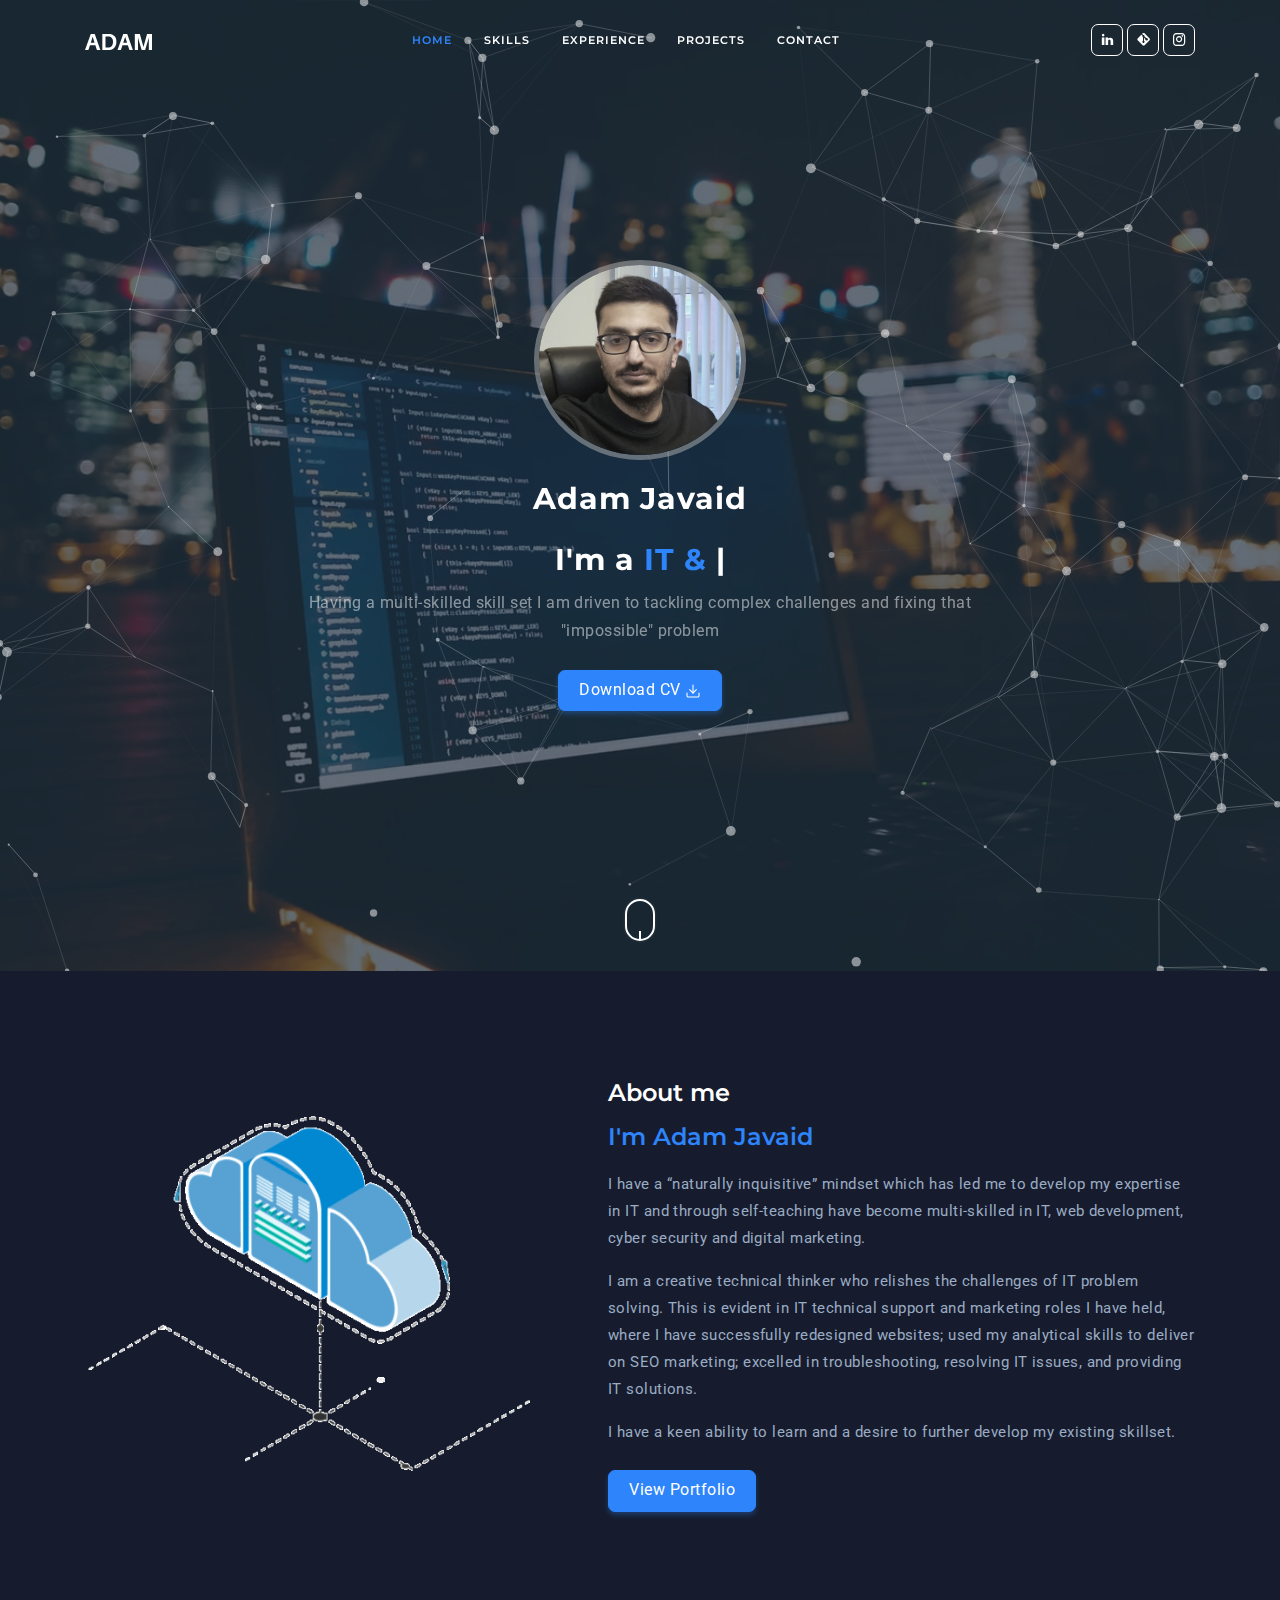
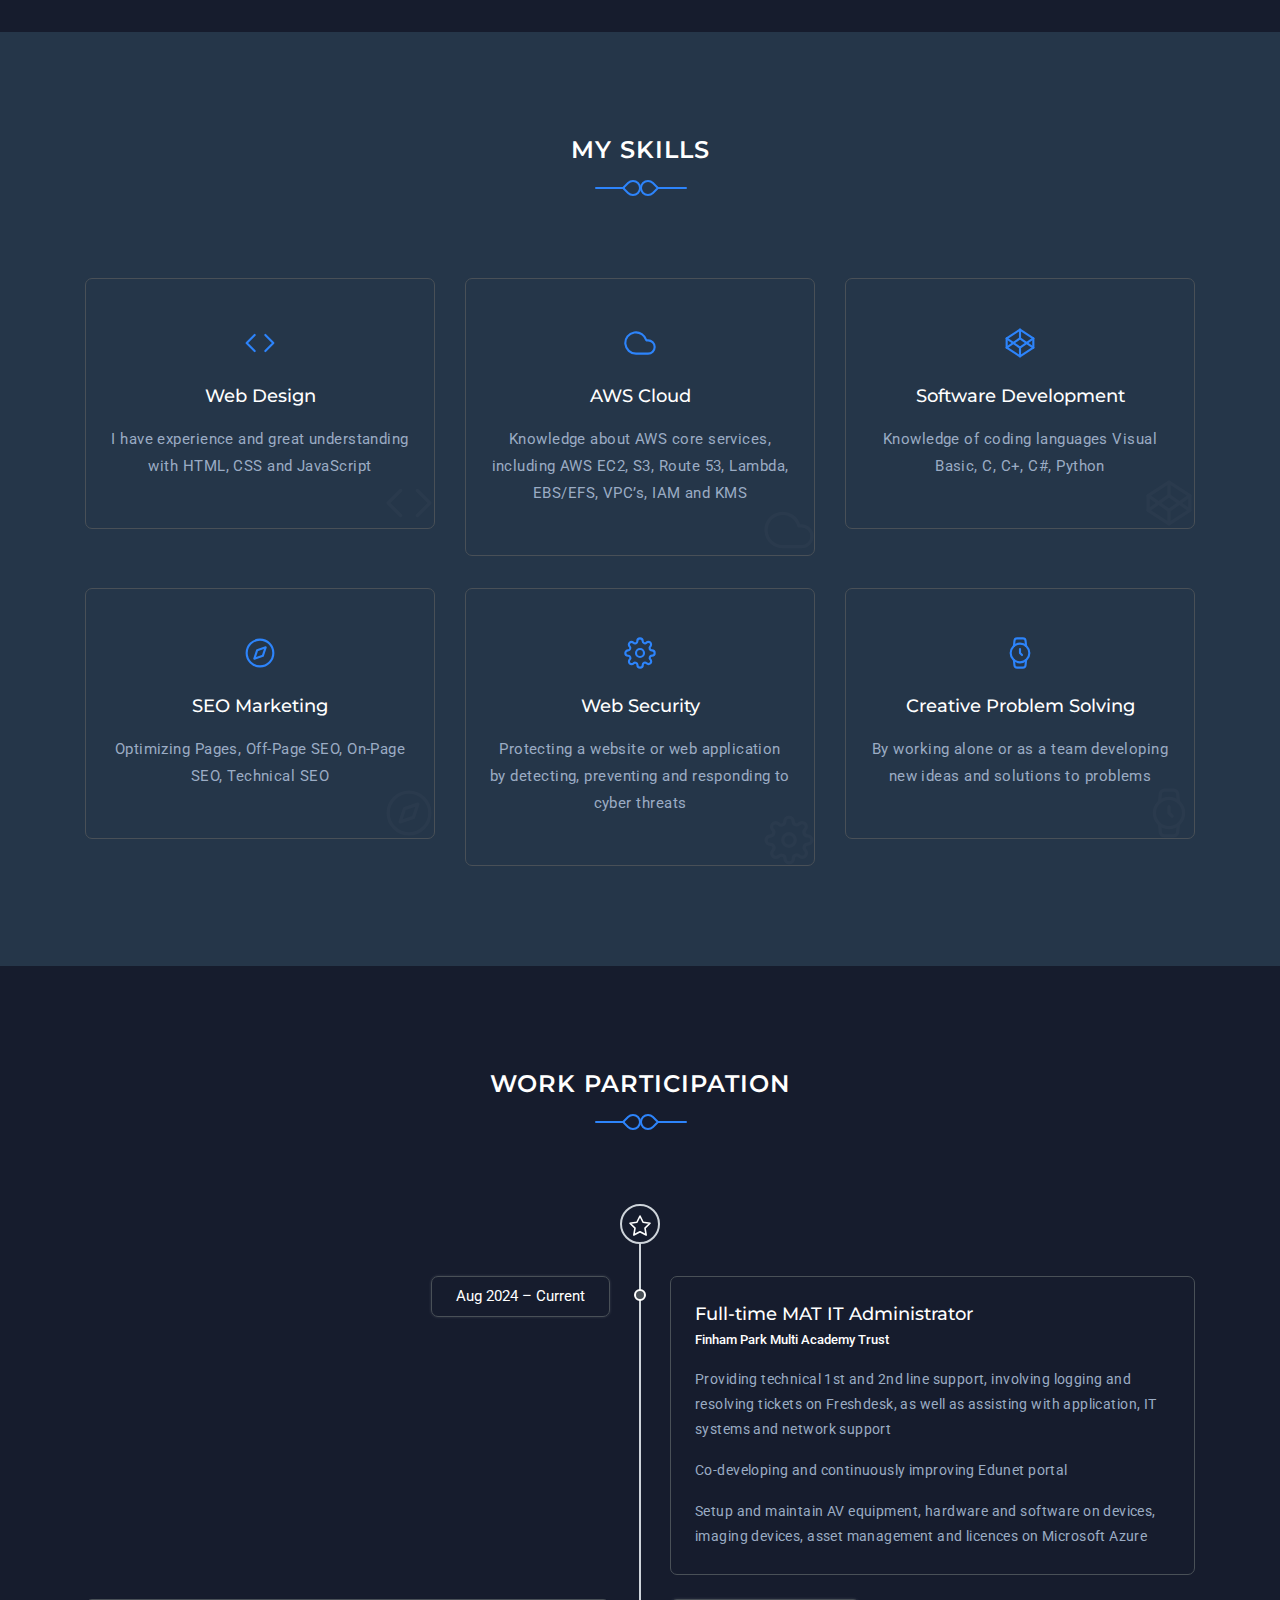
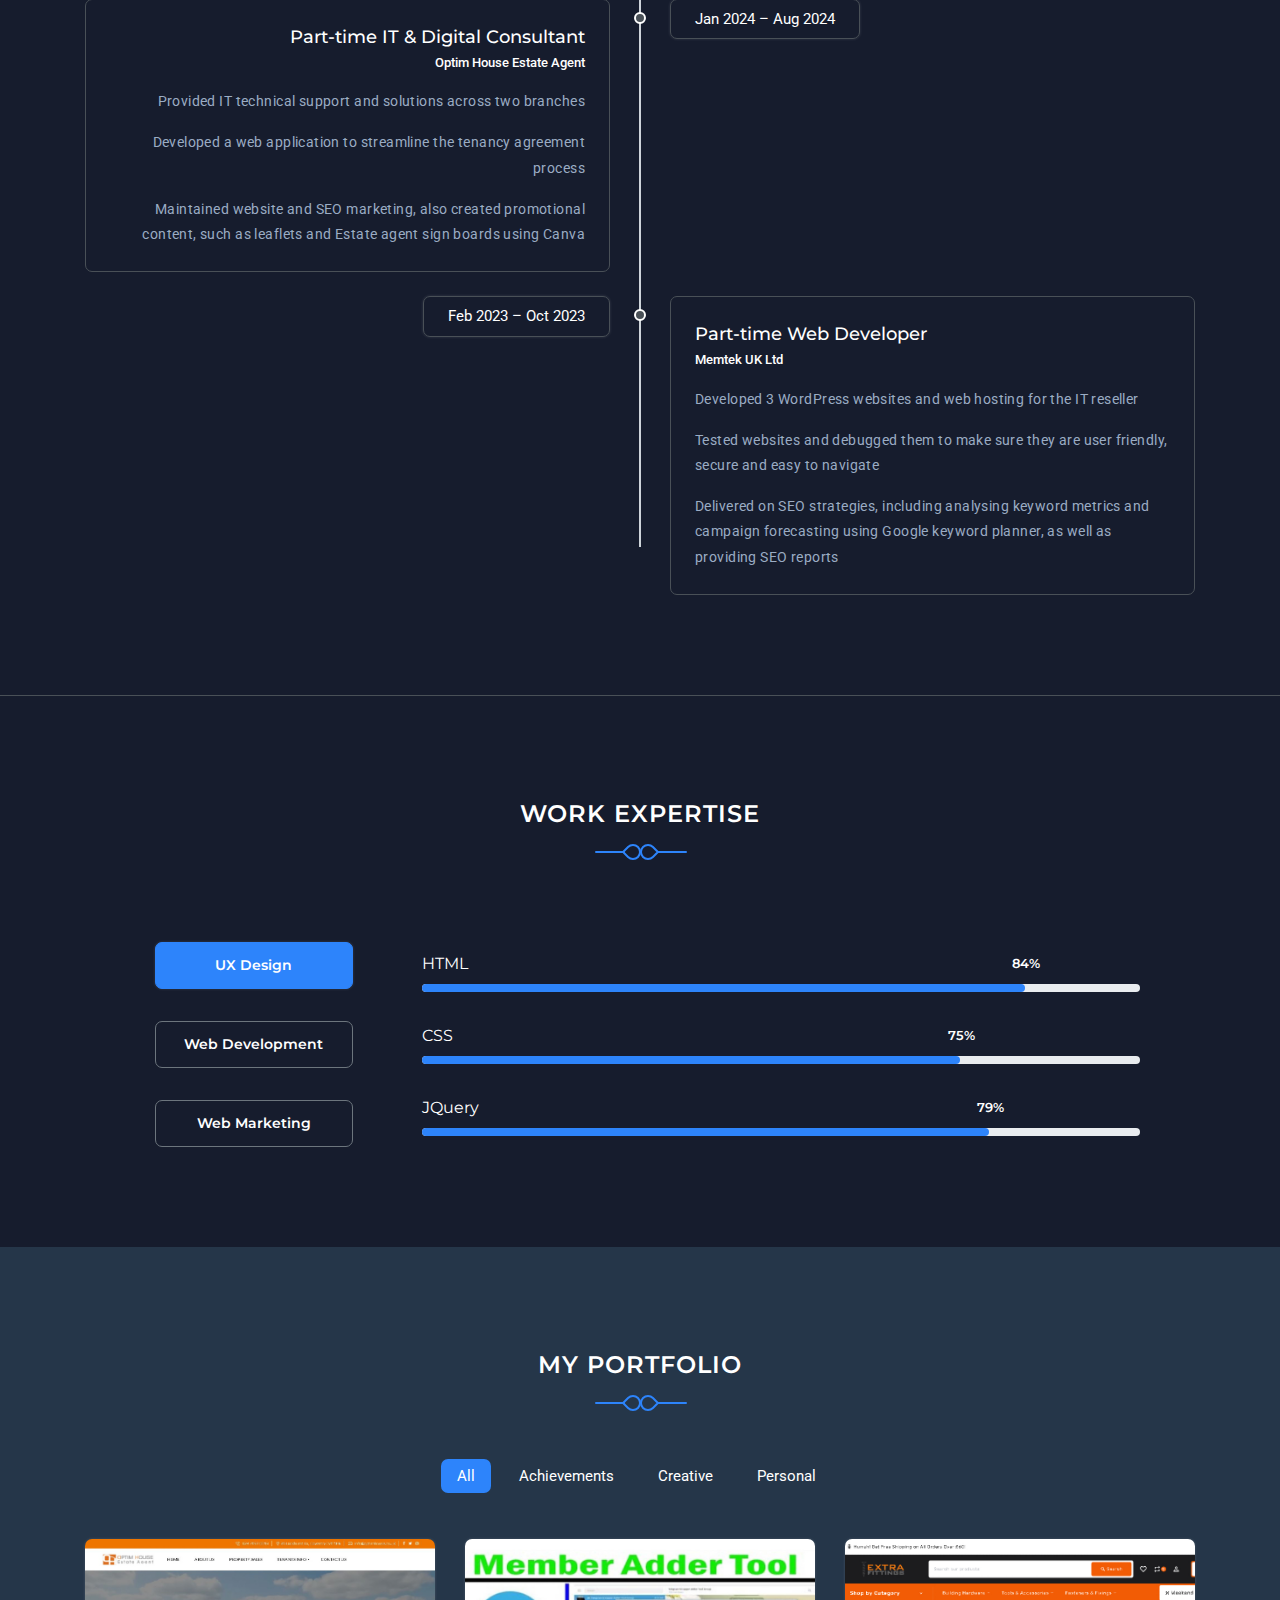
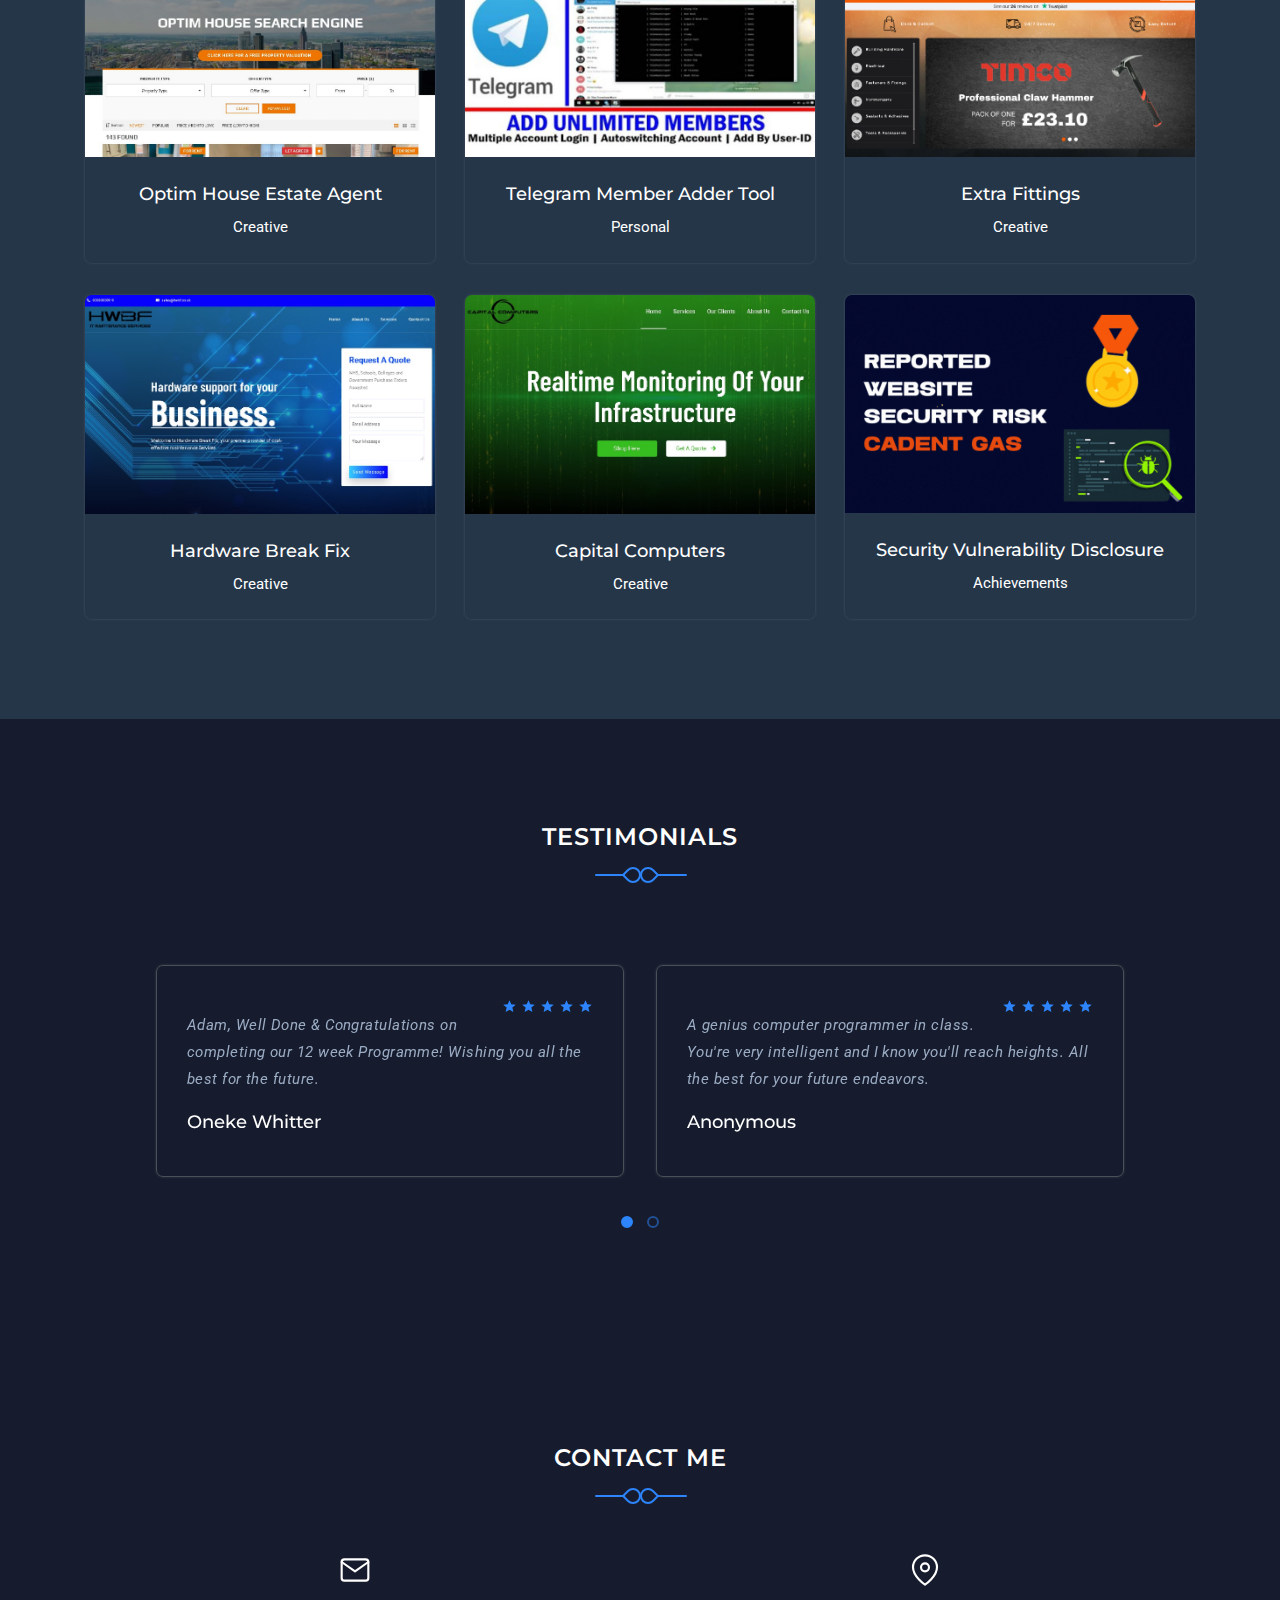
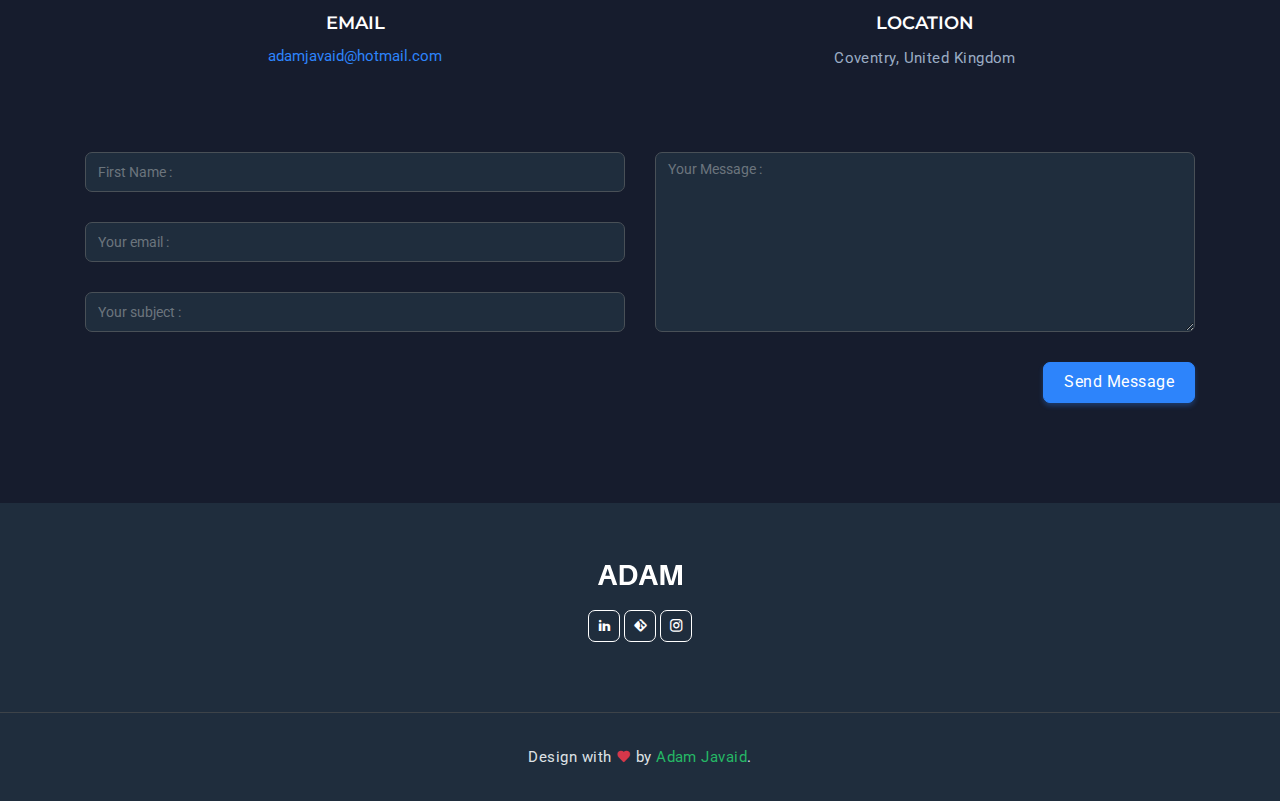
<file: index.html>
<!DOCTYPE html>
    <html lang="en">

    <head>
        <meta charset="utf-8" />
        <title>Adam Javaid - Personal Portfolio</title>
        <meta name="viewport" content="width=device-width, initial-scale=1.0">
        <meta name="description" content="My Personal Portfolio" />
        <meta name="keywords" content="adamjavaid, portfolio, coventry" />
        <meta content="Adam Javaid" name="author" />
        <!-- favicon -->
        <link rel="shortcut icon" href="images/favicon.ico">
        <!-- Bootstrap -->
        <link href="css/bootstrap.min.css" rel="stylesheet" type="text/css" />
        <!-- Magnific -->
        <link href="css/magnific-popup.css" rel="stylesheet" type="text/css" />
        <!-- Icon -->
        <link href="css/materialdesignicons.min.css" rel="stylesheet" type="text/css" />
                  
        <!-- SLICK SLIDER -->
        <link rel="stylesheet" href="css/owl.carousel.min.css"/> 
        <link rel="stylesheet" href="css/owl.theme.css"/> 
        <link rel="stylesheet" href="css/owl.transitions.css"/>    
        <!-- Custom Css -->
        <link href="css/style.css" rel="stylesheet" type="text/css" id="theme-opt" />
        <link href="css/colors/default.css" rel="stylesheet" id="color-opt">

    </head>

    <body>
        <!-- Loader -->
        <div id="preloader">
            <div id="status">
                <div class="logo">
                    <img src="images/logo.svg" height="20" class="d-block mx-auto" alt="">
                </div>
                <div class="spinner">
                    <div class="bounce1"></div>
                    <div class="bounce2"></div>
                    <div class="bounce3"></div>
                </div>
            </div>
        </div>
        <!-- Loader -->
        
        <!-- Navbar Start -->
        <nav class="navbar navbar-expand-lg fixed-top navbar-custom navbar-light sticky">
    		<div class="container">
			    <a class="navbar-brand" href="#">
				    <img src="images/logo-light.svg" class="l-dark" height="16" alt="">
                    <img src="images/logo-light.svg" class="l-light" height="16" alt="">
                </a>
			    <button class="navbar-toggler" type="button" data-toggle="collapse" data-target="#navbarCollapse" aria-controls="navbarCollapse" aria-expanded="false" aria-label="Toggle navigation">
			        <span data-feather="menu" class="fea icon-md"></span>
			    </button><!--end button-->

			    <div class="collapse navbar-collapse" id="navbarCollapse">
			        <ul class="navbar-nav mx-auto">
			            <li class="nav-item active">
			                <a class="nav-link" href="#home">Home</a>
                        </li><!--end nav item-->
							<li class="nav-item">
			                <a class="nav-link" href="#skills">Skills</a>
                        </li><!--end nav item-->
                        <li class="nav-item">
			                <a class="nav-link" href="#experience">Experience</a>
			            </li><!--end nav item-->
			            <li class="nav-item">
			                <a class="nav-link" href="#projects">Projects</a>
                        </li><!--end nav item-->
			            <li class="nav-item">
			                <a class="nav-link" href="#contact">Contact</a>
                        </li><!--end nav item-->
                    </ul>

                    <ul class="list-unstyled mb-0 mt-2 mt-sm-0 social-icon light-social-icon">
                        <li class="list-inline-item"><a href="https://www.linkedin.com/in/adamjavaid/"><i class="mdi mdi-linkedin"></i></a></li>
                        <li class="list-inline-item"><a href="https://github.com/adamjavaid"><i class="mdi mdi-git"></i></a></li>
                        <li class="list-inline-item"><a href="https://www.instagram.com/adamjavaid/"><i class="mdi mdi-instagram"></i></a></li>
                    </ul>
                </div> 
		    </div><!--end container-->
		</nav><!--end navbar-->
        <!-- Navbar End -->

        <!-- HOME START-->
        <section class="bg-home d-table w-100" style="background-image:url('images/home/01.jpg')" id="home">
            <div class="bg-overlay"></div>
            <div class="container position-relative" style="z-index: 1;">
                <div class="row mt-5 mt-sm-0 justify-content-center">
                    <div class="col-lg-12 text-center">
                        <div class="title-heading">
                            <img src="images/home/Adam.png" class="img-fluid rounded-circle" alt="">
							<h3 class="heading text-light title-dark mt-3 heading-1">Adam <span class="text-light title-dark">Javaid</span></h3>
                            <h3 class="heading text-light title-dark mt-3 heading-2">I'm a<span class="element text-primary" data-elements=" IT & Digital Consultant, Web Developer, IT Support Technician"></span></h3>
							<p class="para-desc mx-auto text-white-50">Having a multi-skilled skill set I am driven to tackling complex challenges and fixing that "impossible" problem</p>
							<div class="mt-4">
                                <a href="Adam Javaid CV.pdf" class="btn btn-primary rounded">Download CV <i data-feather="download" class="fea icon-sm"></i></a>
                            </div>
                        </div>
                    </div><!--end col-->
                </div><!--end row-->
            </div><!--end container--> 
            <a href="#about" data-scroll-nav="1" class="mouse-icon mouse-icon-white rounded-pill bg-transparent mouse-down">
                <span class="wheel position-relative d-block mover"></span>
            </a>
        </section><!--end section-->
        <!-- HOME END-->
        
        <!-- About Start -->
        <section class="section pb-3" id="about">
            <div class="container">
                <div class="row align-items-center">
                    <div class="col-lg-5 col-md-5">
                        <div class="about-hero">
                    <img src="images/cloud.gif" class="img-fluid mx-auto d-block about-tween position-relative" alt="">
                </div>
            </div><!--end col-->
                     
                    <div class="col-lg-7 col-md-7 mt-4 pt-2 mt-sm-0 pt-sm-0">
                        <div class="section-title mb-0 ml-lg-5 ml-md-3">
                            <h4 class="title text">About me</h4>
							<h4 class="title text-primary mb-3">I'm Adam Javaid</h4>
                            <p class="text-muted">I have a “naturally inquisitive” mindset which has led me to develop my expertise in IT and through self-teaching have become multi-skilled in IT, web development, cyber security and digital marketing.</p>
                            <p class="text-muted">I am a creative technical thinker who relishes the challenges of IT problem solving. This is evident in IT technical support and marketing roles I have held, where I have successfully redesigned websites; used my analytical skills to deliver on SEO marketing; excelled in troubleshooting, resolving IT issues, and providing IT solutions.</p>
                            <p class="text-muted">I have a keen ability to learn and a desire to further develop my existing skillset.</p>
                            <div class="mt-4">
                                <a href="#projects" class="btn btn-primary mouse-down">View Portfolio</a>
                            </div>
                        </div>
                    </div><!--end col-->
                </div><!--end row-->
            </div><!--end container-->

            <div class="container-fluid mt-100 mt-60">
                    <div class="container">
                        <div class="row" id="counter">
                    </div><!--end col-->
                </div><!--end row-->
            </div><!--end container-->
        </section>
        <!-- About end -->
		
		            <!-- Skills Start -->
        <section class="section bg-light" id="skills">
            <div class="container">
                <div class="row justify-content-center">
                    <div class="col-12 text-center">
                        <div class="section-title">
                            <div class="titles">
                                <h4 class="title title-line text-uppercase mb-4 pb-4">My Skills</h4>
                                <span></span>
                            </div>
                        </div>
                    </div><!--end col-->
                </div><!--end row-->

                <div class="row">                    
                    <div class="col-lg-4 col-md-6 col-12 mt-4 pt-2">
                        <div class="service-wrapper rounded position-relative text-center border border-footer p-4 pt-5 pb-5">
                            <div class="icon text-primary">
                                <i data-feather="code" class="fea icon-md"></i>
                            </div>
                            <div class="content mt-4">
                                <h5 class="title">Web Design</h5>
                                <p class="text-muted mt-3 mb-0">I have experience and great understanding with HTML, CSS and JavaScript</p>
                            </div>
                            <div class="big-icon">
                                <i data-feather="code" class="fea icons"></i>
                            </div>
                        </div>
                    </div><!--end col-->

                    <div class="col-lg-4 col-md-6 col-12 mt-4 pt-2">
                        <div class="service-wrapper rounded position-relative text-center border border-footer p-4 pt-5 pb-5">
                            <div class="icon text-primary">
                                <i data-feather="cloud" class="fea icon-md"></i>
                            </div>
                            <div class="content mt-4">
                                <h5 class="title">AWS Cloud</h5>
                                <p class="text-muted mt-3 mb-0">Knowledge about AWS core services, including AWS EC2, S3, Route 53, Lambda, EBS/EFS, VPC’s, IAM and KMS</p>
                            </div>
                            <div class="big-icon">
                                <i data-feather="cloud" class="fea icons"></i>
                            </div>
                        </div>
                    </div><!--end col-->
                    
                    <div class="col-lg-4 col-md-6 col-12 mt-4 pt-2">
                        <div class="service-wrapper rounded position-relative text-center border border-footer p-4 pt-5 pb-5">
                            <div class="icon text-primary">
                                <i data-feather="codepen" class="fea icon-md"></i>
                            </div>
                            <div class="content mt-4">
                                <h5 class="title">Software Development</h5>
                                <p class="text-muted mt-3 mb-0">Knowledge of coding languages Visual Basic, C, C+, C#, Python</p>
                            </div>
                            <div class="big-icon">
                                <i data-feather="codepen" class="fea icons"></i>
                            </div>
                        </div>
                    </div><!--end col-->
                    
                    <div class="col-lg-4 col-md-6 col-12 mt-4 pt-2">
                        <div class="service-wrapper rounded position-relative text-center border border-footer p-4 pt-5 pb-5">
                            <div class="icon text-primary">
                                <i data-feather="compass" class="fea icon-md"></i>
                            </div>
                            <div class="content mt-4">
                                <h5 class="title">SEO Marketing</h5>
                                <p class="text-muted mt-3 mb-0">Optimizing Pages, Off-Page SEO, On-Page SEO, Technical SEO </p>
                            </div>
                            <div class="big-icon">
                                <i data-feather="compass" class="fea icons"></i>
                            </div>
                        </div>
                    </div><!--end col-->
                    
                    <div class="col-lg-4 col-md-6 col-12 mt-4 pt-2">
                        <div class="service-wrapper rounded position-relative text-center border border-footer p-4 pt-5 pb-5">
                            <div class="icon text-primary">
                                <i data-feather="settings" class="fea icon-md"></i>
                            </div>
                            <div class="content mt-4">
                                <h5 class="title">Web Security</h5>
                                <p class="text-muted mt-3 mb-0">Protecting a website or web application by detecting, preventing and responding to cyber threats</p>
                            </div>
                            <div class="big-icon">
                                <i data-feather="settings" class="fea icons"></i>
                            </div>
                        </div>
                    </div><!--end col-->
                    
                    <div class="col-lg-4 col-md-6 col-12 mt-4 pt-2">
                        <div class="service-wrapper rounded position-relative text-center border border-footer p-4 pt-5 pb-5">
                            <div class="icon text-primary">
                                <i data-feather="watch" class="fea icon-md"></i>
                            </div>
                            <div class="content mt-4">
                                <h5 class="title">Creative Problem Solving</h5>
                                <p class="text-muted mt-3 mb-0">By working alone or as a team developing new ideas and solutions to problems</p>
                            </div>
                            <div class="big-icon">
                                <i data-feather="watch" class="fea icons"></i>
                            </div>
                        </div>
                    </div><!--end col-->
                </div><!--end row-->
            </div><!--end container-->
        </section>
        <!-- Skills End -->
            
        <!-- Experience Start -->
        <section class="section" id="experience">
            <div class="container">
                <div class="row justify-content-center">
                    <div class="col-12 text-center">
                        <div class="section-title">
                            <div class="titles">
                                <h4 class="title title-line text-uppercase mb-4 pb-4">Work Participation</h4>
                                <span></span>
                            </div>
                        </div>
                    </div><!--end col-->
                </div><!--end row-->

                <div class="row">
                    <div class="col-12">
                        <div class="main-icon rounded-pill text-center mt-4 pt-2">
                            <i data-feather="star" class="fea icon-md-sm"></i>
                        </div>
                        <div class="timeline-page pt-2 position-relative">
                            <div class="timeline-item mt-4">
                                <div class="row">
                                    <div class="col-lg-6 col-md-6 col-sm-6">
                                        <div class="duration date-label-left border rounded p-2 pl-4 pr-4 position-relative shadow text-left">Aug 2024 – Current</div>
                                    </div><!--end col-->
                                    <div class="col-lg-6 col-md-6 col-sm-6">
                                        <div class="event event-description-right rounded p-4 border float-left text-left">
                                            <h5 class="title mb-0">Full-time MAT IT Administrator</h5>
                                            <small class="company">Finham Park Multi Academy Trust</small>
                                            <p class="timeline-subtitle mt-3 mb-0 text-muted">Providing technical 1st and 2nd line support, involving logging and resolving tickets on Freshdesk, as well as assisting with application, IT systems and network support</p>
											<p class="timeline-subtitle mt-3 mb-0 text-muted">Co-developing and continuously improving Edunet portal</p>
											<p class="timeline-subtitle mt-3 mb-0 text-muted">Setup and maintain AV equipment, hardware and software on devices, imaging devices, asset management and licences on Microsoft Azure</p>
                                        </div>
                                    </div><!--end col-->
                                </div><!--end row-->
                            </div><!--end timeline item-->
            
                            <div class="timeline-item mt-4">
                                <div class="row">
                                    <div class="col-lg-6 col-md-6 col-sm-6 order-sm-1 order-2">
                                        <div class="event event-description-left rounded p-4 border float-left text-right">
                                            <h5 class="title mb-0">Part-time IT & Digital Consultant</h5>
                                            <small class="company">Optim House Estate Agent</small>
                                            <p class="timeline-subtitle mt-3 mb-0 text-muted">Provided IT technical support and solutions across two branches</p>
											<p class="timeline-subtitle mt-3 mb-0 text-muted">Developed a web application to streamline the tenancy agreement process</p>
											<p class="timeline-subtitle mt-3 mb-0 text-muted">Maintained website and SEO marketing, also created promotional content, such as leaflets and Estate agent sign boards using Canva</p>
                                        </div>
                                    </div><!--end col-->
                                    <div class="col-lg-6 col-md-6 col-sm-6 order-sm-2 order-1">
                                        <div class="duration duration-right rounded border p-2 pl-4 pr-4 position-relative shadow text-left">Jan 2024 – Aug 2024</div>
                                    </div><!--end col-->
                                </div><!--end row-->
                            </div><!--end timeline item-->
        
                            <div class="timeline-item mt-4">
                                <div class="row">
                                    <div class="col-lg-6 col-md-6 col-sm-6">
                                        <div class="duration date-label-left border rounded p-2 pl-4 pr-4 position-relative shadow text-left">Feb 2023 – Oct 2023</div>
                                    </div><!--end col-->
                                    <div class="col-lg-6 col-md-6 col-sm-6">
                                        <div class="event event-description-right rounded p-4 border float-left text-left">
                                            <h5 class="title mb-0">Part-time Web Developer</h5>
                                            <small class="company">Memtek UK Ltd</small>
                                            <p class="timeline-subtitle mt-3 mb-0 text-muted">Developed 3 WordPress websites and web hosting for the IT reseller</p>
											<p class="timeline-subtitle mt-3 mb-0 text-muted">Tested websites and debugged them to make sure they are user friendly, secure and easy to navigate</p>
											<p class="timeline-subtitle mt-3 mb-0 text-muted">Delivered on SEO strategies, including analysing keyword metrics and campaign forecasting using Google keyword planner, as well as providing SEO reports</p>
                                        </div>
                                    </div><!--end col-->
                                </div><!--end row-->
                            </div><!--end timeline item-->
                        </div><!--end timeline page-->
                        <!-- TIMELINE END -->
                    </div><!--end col-->
                </div><!--end row-->
            </div><!--end container-->
        </section><!--end section-->   
        <!-- Skill End -->

        <!-- Skill & CTA START -->
        <section class="cta-full border-top">
            <div class="container-fluid">
                <div class="position-absolute"></div
                    <div class="col-lg-8 offset-lg-4">
                        <div class="cta-full-img-box">
                            <div class="row justify-content-center">
                                <div class="col-12 text-center">
                                    <div class="section-title">
                                        <div class="titles">
                                            <h4 class="title title-line text-uppercase mb-4 pb-4">Work Expertise</h4>
                                            <span></span>
                                        </div>
                                    </div>
                                </div><!--end col-->
                            </div><!--end row-->

                            <div class="row align-items-center">
                                <div class="col-lg-3 col-md-4 col-12">
                                    <ul class="nav nav-pills flex-column px-0" id="pills-tab" role="tablist">
                                        <li class="nav-item mt-4 pt-2">
                                            <a class="nav-link rounded active" id="pills-cloud-tab" data-toggle="pill" href="#pills-cloud" role="tab" aria-controls="pills-cloud" aria-selected="false">
                                                <div class="skill-container text-center pt-1 pb-1">
                                                    <h6 class="title mb-0">UX Design</h6>
                                                </div>
                                            </a><!--end nav link-->
                                        </li><!--end nav item-->
                                        
                                        <li class="nav-item mt-4 pt-2">
                                            <a class="nav-link rounded" id="pills-smart-tab" data-toggle="pill" href="#pills-smart" role="tab" aria-controls="pills-smart" aria-selected="false">
                                                <div class="skill-container text-center pt-1 pb-1">
                                                    <h6 class="title mb-0">Web Development</h6>
                                                </div>
                                            </a><!--end nav link-->
                                        </li><!--end nav item-->
                                        
                                        <li class="nav-item mt-4 pt-2">
                                            <a class="nav-link rounded" id="pills-apps-tab" data-toggle="pill" href="#pills-apps" role="tab" aria-controls="pills-apps" aria-selected="false">
                                                <div class="skill-container text-center pt-1 pb-1">
                                                    <h6 class="title mb-0">Web Marketing</h6>
                                                </div>
                                            </a><!--end nav link-->
                                        </li><!--end nav item-->
                                    </ul><!--end nav pills-->
                                </div><!--end col-->

                                <div class="col-lg-9 col-md-8 col-12">
                                    <div class="tab-content pl-lg-4" id="pills-tabContent">
                                        <div class="tab-pane fade show active" id="pills-cloud" role="tabpanel" aria-labelledby="pills-cloud-tab">
                                            <div class="progress-box mt-4 pt-2">
                                                <h6 class="font-weight-normal">HTML</h6>
                                                <div class="progress">
                                                    <div class="progress-bar position-relative bg-primary" style="width:84%;">
                                                        <div class="progress-value d-block text-dark h6">84%</div>
                                                    </div>
                                                </div>
                                            </div><!--end process box-->
                                            <div class="progress-box mt-4 pt-2">
                                                <h6 class="font-weight-normal">CSS</h6>
                                                <div class="progress">
                                                    <div class="progress-bar position-relative bg-primary" style="width:75%;">
                                                        <div class="progress-value d-block text-dark h6">75%</div>
                                                    </div>
                                                </div>
                                            </div><!--end process box-->
                                            <div class="progress-box mt-4 pt-2">
                                                <h6 class="font-weight-normal">JQuery</h6>
                                                <div class="progress">
                                                    <div class="progress-bar position-relative bg-primary" style="width:79%;">
                                                        <div class="progress-value d-block text-dark h6">79%</div>
                                                    </div>
                                                </div>
                                            </div><!--end process box-->
                                        </div><!--end teb pane-->
                                        
                                        <div class="tab-pane fade" id="pills-smart" role="tabpanel" aria-labelledby="pills-smart-tab">
                                            <div class="progress-box mt-4 pt-2">
                                                <h6 class="font-weight-normal">Java</h6>
                                                <div class="progress">
                                                    <div class="progress-bar position-relative bg-primary" style="width:84%;">
                                                        <div class="progress-value d-block text-dark h6">84%</div>
                                                    </div>
                                                </div>
                                            </div><!--end process box-->
                                            <div class="progress-box mt-4 pt-2">
                                                <h6 class="font-weight-normal">C++</h6>
                                                <div class="progress">
                                                    <div class="progress-bar position-relative bg-primary" style="width:75%;">
                                                        <div class="progress-value d-block text-dark h6">74%</div>
                                                    </div>
                                                </div>
                                            </div><!--end process box-->
                                            <div class="progress-box mt-4 pt-2">
                                                <h6 class="font-weight-normal">PHP</h6>
                                                <div class="progress">
                                                    <div class="progress-bar position-relative bg-primary" style="width:79%;">
                                                        <div class="progress-value d-block text-dark h6">79%</div>
                                                    </div>
                                                </div>
                                            </div><!--end process box-->
                                        </div><!--end teb pane-->

                                        <div class="tab-pane fade" id="pills-apps" role="tabpanel" aria-labelledby="pills-apps-tab">
                                            <div class="progress-box mt-4 pt-2">
                                                <h6 class="font-weight-normal">SEO</h6>
                                                <div class="progress">
                                                    <div class="progress-bar position-relative bg-primary" style="width:84%;">
                                                        <div class="progress-value d-block text-dark h6">94%</div>
                                                    </div>
                                                </div>
                                            </div><!--end process box-->
                                            <div class="progress-box mt-4 pt-2">
                                                <h6 class="font-weight-normal">Google Analytics</h6>
                                                <div class="progress">
                                                    <div class="progress-bar position-relative bg-primary" style="width:75%;">
                                                        <div class="progress-value d-block text-dark h6">85%</div>
                                                    </div>
                                                </div>
                                            </div>
                                        </div><!--end teb pane-->
                                    </div><!--end tab content-->
                                </div><!--end col-->
                            </div> <!-- end row --> 
                        </div> <!-- end about detail -->
                    </div> <!-- end col -->        
                </div><!--end row-->
            </div><!--end container fluid-->
        </section><!--end section-->   
        <!-- Skill & CTA End -->

        <!-- Projects End -->
        <section class="section bg-light" id="projects">
            <div class="container">
                <div class="row justify-content-center">
                    <div class="col-12 text-center">
                        <div class="section-title">
                            <div class="titles">
                                    <h4 class="title title-line text-uppercase mb-4 pb-4">My Portfolio</h4>
                                <span></span>
                            </div>
                        </div>
                    </div><!--end col-->
                </div><!--end row-->
            </div>
			
			<div class="container">
				<div class="col-12 text-center">
					<div class="col-lg-12">
                            <ul class="portfolioFilter text-center mb-0 list-unstyled">
                            <li class="list-inline-item mb-3"><a href="#" data-filter="*" class="active text-dark mr-2 py-2 px-3 rounded">All</a></li>
                            <li class="list-inline-item mb-3"><a href="#" data-filter=".achievements" class="text-dark mr-2 py-2 px-3 rounded">Achievements</a></li>
                            <li class="list-inline-item mb-3"><a href="#" data-filter=".creative" class="text-dark mr-2 py-2 px-3 rounded">Creative</a></li>
                            <li class="list-inline-item mb-3"><a href="#" data-filter=".personal" class="text-dark mr-2 py-2 px-3 rounded">Personal</a></li>
                        </ul>
                    </div><!--end col-->
                </div><!--end row-->
				
				<div class="portfolioContainer row">
                    <div class="col-lg-4 col-md-6 mt-4 pt-2 creative">
                        <div class="portfolio-box rounded shadow position-relative overflow-hidden">
                            <div class="portfolio-box-img position-relative overflow-hidden">
                                <img src="images/portfolio/1.jpg" class="img-fluid" alt="member-image">
                                <div class="overlay-work">
                                    <div class="work-content text-center">
                                        <a href="images/portfolio/1.jpg" class="text-light work-icon bg-dark d-inline-block rounded-pill mfp-image"><i data-feather="camera" class="fea icon-sm image-icon"></i></a>
                                    </div>
                                </div>
                            </div>
                            <div class="gallary-title py-4 text-center">
                                <h5><a <a href="page-portfolio-detail1.html" class="title text-dark">Optim House Estate Agent</a></h5>
                                <span>Creative</span>
                            </div>
                        </div>
                    </div><!--end col-->

                    <div class="col-lg-4 col-md-6 mt-4 pt-2 personal">
                        <div class="portfolio-box rounded shadow position-relative overflow-hidden">
                            <div class="portfolio-box-img position-relative overflow-hidden">
                                <img src="images/portfolio/2.jpg" class="img-fluid" alt="member-image">
                                <div class="overlay-work">
                                    <div class="work-content text-center">
                                        <a href="images/portfolio/2.jpg" class="text-light work-icon bg-dark d-inline-block rounded-pill mfp-image"><i data-feather="camera" class="fea icon-sm image-icon"></i></a>
                                    </div>
                                </div>
                            </div>
                            <div class="gallary-title py-4 text-center">
                                <h5><a <a href="page-portfolio-detail2.html" class="title text-dark">Telegram Member Adder Tool</a></h5>
                                <span>Personal</span>
                            </div>
                        </div>
                    </div><!--end col-->
					
					<div class="col-lg-4 col-md-6 mt-4 pt-2 creative">
                        <div class="portfolio-box rounded shadow position-relative overflow-hidden">
                            <div class="portfolio-box-img position-relative overflow-hidden">
                                <img src="images/portfolio/3.jpg" class="img-fluid" alt="member-image">
                                <div class="overlay-work">
                                    <div class="work-content text-center">
                                        <a href="images/portfolio/3.jpg" class="text-light work-icon bg-dark d-inline-block rounded-pill mfp-image"><i data-feather="camera" class="fea icon-sm image-icon"></i></a>
                                    </div>
                                </div>
                            </div>
                            <div class="gallary-title py-4 text-center">
                                <h5><a <a href="page-portfolio-detail3.html" class="title text-dark">Extra Fittings</a></h5>
                                <span>Creative</span>
					        </div>
                        </div>
                    </div><!--end col-->
					
					<div class="col-lg-4 col-md-6 mt-4 pt-2 creative">
                        <div class="portfolio-box rounded shadow position-relative overflow-hidden">
                            <div class="portfolio-box-img position-relative overflow-hidden">
                                <img src="images/portfolio/4.jpg" class="img-fluid" alt="member-image">
                                <div class="overlay-work">
                                    <div class="work-content text-center">
                                        <a href="images/portfolio/4.jpg" class="text-light work-icon bg-dark d-inline-block rounded-pill mfp-image"><i data-feather="camera" class="fea icon-sm image-icon"></i></a>
                                    </div>
                                </div>
                            </div>
                            <div class="gallary-title py-4 text-center">
                                <h5><a <a href="page-portfolio-detail4.html" class="title text-dark">Hardware Break Fix</a></h5>
                                <span>Creative</span>
					        </div>
                        </div>
                    </div><!--end col-->
					
					<div class="col-lg-4 col-md-6 mt-4 pt-2 creative">
                        <div class="portfolio-box rounded shadow position-relative overflow-hidden">
                            <div class="portfolio-box-img position-relative overflow-hidden">
                                <img src="images/portfolio/5.jpg" class="img-fluid" alt="member-image">
                                <div class="overlay-work">
                                    <div class="work-content text-center">
                                        <a href="images/portfolio/5.jpg" class="text-light work-icon bg-dark d-inline-block rounded-pill mfp-image"><i data-feather="camera" class="fea icon-sm image-icon"></i></a>
                                    </div>
                                </div>
                            </div>
                            <div class="gallary-title py-4 text-center">
                                <h5><a <a href="page-portfolio-detail5.html" class="title text-dark">Capital Computers</a></h5>
                                <span>Creative</span>
					        </div>
                        </div>
                    </div><!--end col-->
					
                    <div class="col-lg-4 col-md-6 mt-4 pt-2 achievements">
                        <div class="portfolio-box rounded shadow position-relative overflow-hidden">
                            <div class="portfolio-box-img position-relative overflow-hidden">
                                <img src="images/portfolio/6.gif" class="img-fluid" alt="member-image">
                                <div class="overlay-work">
                                    <div class="work-content text-center">
                                        <a href="images/portfolio/6.gif" class="text-light work-icon bg-dark d-inline-block rounded-pill mfp-image"><i data-feather="camera" class="fea icon-sm image-icon"></i></a>
                                    </div>
                                </div>
                            </div>
                            <div class="gallary-title py-4 text-center">
                                <h5><a <a href="" class="title text-dark">Security Vulnerability Disclosure</a></h5>
                                <span>Achievements</span>
                            </div>
                        </div>
                    </div><!--end col--> 					
                </div><!--end container-->
            </section><!--end section-->
            <!-- Projects End -->

        <!-- Testimonial Start -->
        <section class="cta-full">
            <div class="container-fluid">
                <div class="position-absolute"></div
                    <div class="col-lg-8 order-2">
                        <div class="cta-full-img-box">
                            <div class="row justify-content-center">
                                <div class="col-12 text-center">
                                    <div class="section-title">
                                        <div class="titles">
                                            <h4 class="title title-line text-uppercase mb-4 pb-4">Testimonials</h4>
                                            <span></span>
                                        </div>
                                    </div>
                                </div><!--end col-->
                            </div><!--end row-->

                            <div class="row">
                                <div class="col-12">
                                    <div id="clients-testi" class="owl-carousel mt-3">
                                        <!--Start Client-->
                                        <div class="client-review border rounded m-3 mb-4 position-relative shadow">
                                            <div class="review-star">
                                                <ul class="list-unstyled float-right mb-0">
                                                    <li class="list-inline-item text-primary"><i class="mdi mdi-star"></i></li>
                                                    <li class="list-inline-item text-primary"><i class="mdi mdi-star"></i></li>
                                                    <li class="list-inline-item text-primary"><i class="mdi mdi-star"></i></li>
                                                    <li class="list-inline-item text-primary"><i class="mdi mdi-star"></i></li>
                                                    <li class="list-inline-item text-primary"><i class="mdi mdi-star"></i></li>
                                                </ul>

                                                <div class="review-base">
                                                </div>
                                            </div><!--end review star-->

                                            <p class="text-muted review-para font-italic mt-3 mb-3">Adam, Well Done & Congratulations on completing our 12 week Programme! Wishing you all the best for the future.</p>
                                            <div class="reviewer d-flex align-items-center">
                                                <div class="content">
                                                    <h5 class="name mb-0">Oneke Whitter</h5>
                                                </div>
                                            </div><!--end reviewer-->
                                        </div><!--end client review-->
                                        <!--End Client-->

                                        <!--Start Client-->                            
                                        <div class="client-review border rounded m-3 mb-4 position-relative shadow">
                                            <div class="review-star">
                                                <ul class="list-unstyled float-right mb-0">
                                                    <li class="list-inline-item text-primary"><i class="mdi mdi-star"></i></li>
                                                    <li class="list-inline-item text-primary"><i class="mdi mdi-star"></i></li>
                                                    <li class="list-inline-item text-primary"><i class="mdi mdi-star"></i></li>
                                                    <li class="list-inline-item text-primary"><i class="mdi mdi-star"></i></li>
                                                    <li class="list-inline-item text-primary"><i class="mdi mdi-star"></i></li>
                                                </ul>

                                                <div class="review-base">
                                                </div>
                                            </div><!--end review star-->

                                            <p class="text-muted review-para font-italic mt-3 mb-3">A genius computer programmer in class. You're very intelligent and I know you'll reach heights. All the best for your future endeavors.</p>
                                            <div class="reviewer d-flex align-items-center">
                                                <div class="content">
                                                    <h5 class="name mb-0">Anonymous</h5>
                                                </div>
                                            </div><!--end reviewer-->
                                        </div><!--end client review-->
                                        <!--End Client-->

                                        <!--Start Client-->                            
                                        <div class="client-review border rounded m-3 mb-4 position-relative shadow">
                                            <div class="review-star">
                                                <ul class="list-unstyled float-right mb-0">
                                                    <li class="list-inline-item text-primary"><i class="mdi mdi-star"></i></li>
                                                    <li class="list-inline-item text-primary"><i class="mdi mdi-star"></i></li>
                                                    <li class="list-inline-item text-primary"><i class="mdi mdi-star"></i></li>
                                                    <li class="list-inline-item text-primary"><i class="mdi mdi-star"></i></li>
                                                    <li class="list-inline-item text-primary"><i class="mdi mdi-star"></i></li>
                                                </ul>

                                                <div class="review-base">
                                                </div>
                                            </div><!--end review star-->

                                            <p class="text-muted review-para font-italic mt-3 mb-3">Very knowledgeable, So smart, I wish I had his brain wish you the best in your tech career!</p>
                                            <div class="reviewer d-flex align-items-center">
                                                <div class="content">
                                                    <h5 class="name mb-0">Anonymous</h5>
                                                </div>
                                            </div><!--end reviewer-->
                                        </div><!--end client review-->
                                        <!--End Client-->
                                    </div><!--end testi review-->  
                                </div><!--end col-->
                            </div><!--end row-->
                        </div> <!-- end about detail -->
                    </div> <!-- end col --> 
                </div><!--end row-->
            </div><!--end container fluid-->
        </section><!--end section-->  
        <!-- Testimonial End -->

        <!-- Contact Start -->
        <section class="section pb-0" id="contact">
            <div class="container">
                <div class="row justify-content-center">
                    <div class="col-12 text-center">
                        <div class="section-title">
                            <div class="titles">
                                <h4 class="title title-line text-uppercase mb-4 pb-4">Contact Me</h4>
                                <span></span>
                            </div>
                        </div>
                    </div><!--end col-->
                </div><!--end row-->

                <div class="row"> 
                    <div class="col-sm">
                        <div class="contact-detail text-center">
                            <div class="icon">
                                <i data-feather="mail" class="fea icon-md"></i>
                            </div>
                            <div class="content mt-4">
                                <h5 class="title text-uppercase">Email</h5>
                                <a href="mailto:adamjavaid@hotmail.com" class="text-primary">adamjavaid@hotmail.com</a>
								<p style="line-height: 30px; width: 300px;">
                            </div>  
                        </div>
                    </div><!--end col-->
                    
                    <div class="col-sm">
                        <div class="contact-detail text-center">
                            <div class="icon">
                                <i data-feather="map-pin" class="fea icon-md"></i>
                            </div>
                            <div class="content mt-4">
                                <h5 class="title text-uppercase">Location</h5>
                                <p class="text-muted">Coventry, United Kingdom <br></p>
                            </div>  
                        </div>
                    </div><!--end col-->
                </div><!--end row-->
            </div><!--end container-->
        </section><!--end section-->

        <section class="section pt-5 mt-3">
            <div class="container">
                <div class="row justify-content-center">
                    <div class="col-lg-12">
                        <div class="custom-form mb-sm-30">
                            <div id="message"></div>
                            <form action="https://formspree.io/f/meqpvong" method="POST">
                                <div class="row">
                                    <div class="col-lg-6">
                                        <div class="row">
                                            <div class="col-lg-12 col-md-6">
                                                <div class="form-group">
                                                    <input name="name" id="name" type="text" class="form-control border rounded" placeholder="First Name :">
                                                </div>
                                            </div><!--end col-->
                                            <div class="col-lg-12 col-md-6">
                                                <div class="form-group">
                                                    <input name="email" id="email" type="email" class="form-control border rounded" placeholder="Your email :">
                                                </div> 
                                            </div><!--end col-->
                                            <div class="col-lg-12">
                                                <div class="form-group">
                                                    <input name="subject" id="subject" class="form-control border rounded" placeholder="Your subject :">
                                                </div>                                                                               
                                            </div><!--end col-->
                                        </div><!--end row-->
                                    </div><!--end col-->

                                    <div class="col-lg-6">
                                        <div class="form-group">
                                            <textarea name="comments" id="comments" rows="4" class="form-control border rounded" placeholder="Your Message :"></textarea>
                                        </div>
                                    </div><!--end col-->
                                </div><!--end row-->
                                <div class="row">
                                    <div class="col-sm-12 text-right">
                                        <input type="submit" id="submit" class="submitBnt btn btn-primary" value="Send Message">
                                        <div id="simple-msg"></div>
                                    </div><!--end col-->
                                </div><!--end row-->
                            </form><!--end form-->
                        </div><!--end custom-form-->
                    </div><!--end col-->
                </div><!--end row-->
            </div><!--end container-->
        </section><!--end section-->
        <!-- Contact End -->

        <!-- Footer Start -->
        <footer class="footer bg-dark">
            <div class="container">
                <div class="row justify-content-center">
                    <div class="col-12 text-center">
                        <a href="#"><img src="images/logo-light.svg" height="20" alt=""></a>
                        <ul class="list-unstyled mb-0 mt-4 social-icon">
                            <li class="list-inline-item"><a href="https://www.linkedin.com/in/adamjavaid/"><i class="mdi mdi-linkedin"></i></a></li>
                            <li class="list-inline-item"><a href="https://github.com/adamjavaid"><i class="mdi mdi-git"></i></a></li>
                            <li class="list-inline-item"><a href="https://www.instagram.com/adamjavaid/"><i class="mdi mdi-instagram"></i></a></li>
                        </ul>
                    </div><!--end col-->
                </div><!--end row-->
            </div><!--end container-->
        </footer><!--end footer-->
        <footer class="footer footer-bar bg-dark">
            <div class="container text-foot text-center">
                <p class="mb-0">Design with <i class="mdi mdi-heart text-danger"></i> by <a href="" target="_blank" class="text-success">Adam Javaid</a>.</p>
            </div><!--end container-->
        </footer><!--end footer-->
        <!-- Footer End -->
        
        <!-- Back to top -->
        <a href="#" class="back-to-top rounded text-center" id="back-to-top"> 
            <i class="mdi mdi-chevron-up d-block"> </i> 
        </a>
        <!-- Back to top -->

        <!-- javascript -->
        <script src="js/jquery.min.js"></script>
        <script src="js/bootstrap.bundle.min.js"></script>
        <script src="js/jquery.easing.min.js"></script>
        <script src="js/scrollspy.min.js"></script>
        <!-- SLIDER -->
        <script src="js/owl.carousel.min.js "></script>
        <!-- Magnific Popup -->
        <script src="js/jquery.magnific-popup.min.js"></script>
        <script src="js/isotope.js"></script>
        <script src="js/portfolio-filter.js"></script> 
        <script src="js/magnific.init.js"></script> 
        <!-- Contact -->
        <script src="js/contact.js"></script>
        <!-- Counter -->
        <script src="js/counter.init.js"></script>
        <!-- Tweenmax Js -->
        <script src="js/jquery-twennmax.js"></script>
        <script src="js/TweenMax.min.js"></script>
        <script src="js/jquery-twennmax.init.js"></script>
        <!-- Feather icon -->
        <script src="js/feather.min.js"></script>
		<!--Partical js-->
        <script src="js/particles.js"></script>  
        <script src="js/particles.app.js"></script>
        <!-- Typed -->
        <script src="js/typed.js"></script>
        <script src="js/typed.init.js"></script>
        <!-- Main Js -->
        <script src="js/app.js"></script>
    </body>

</html>
</file>
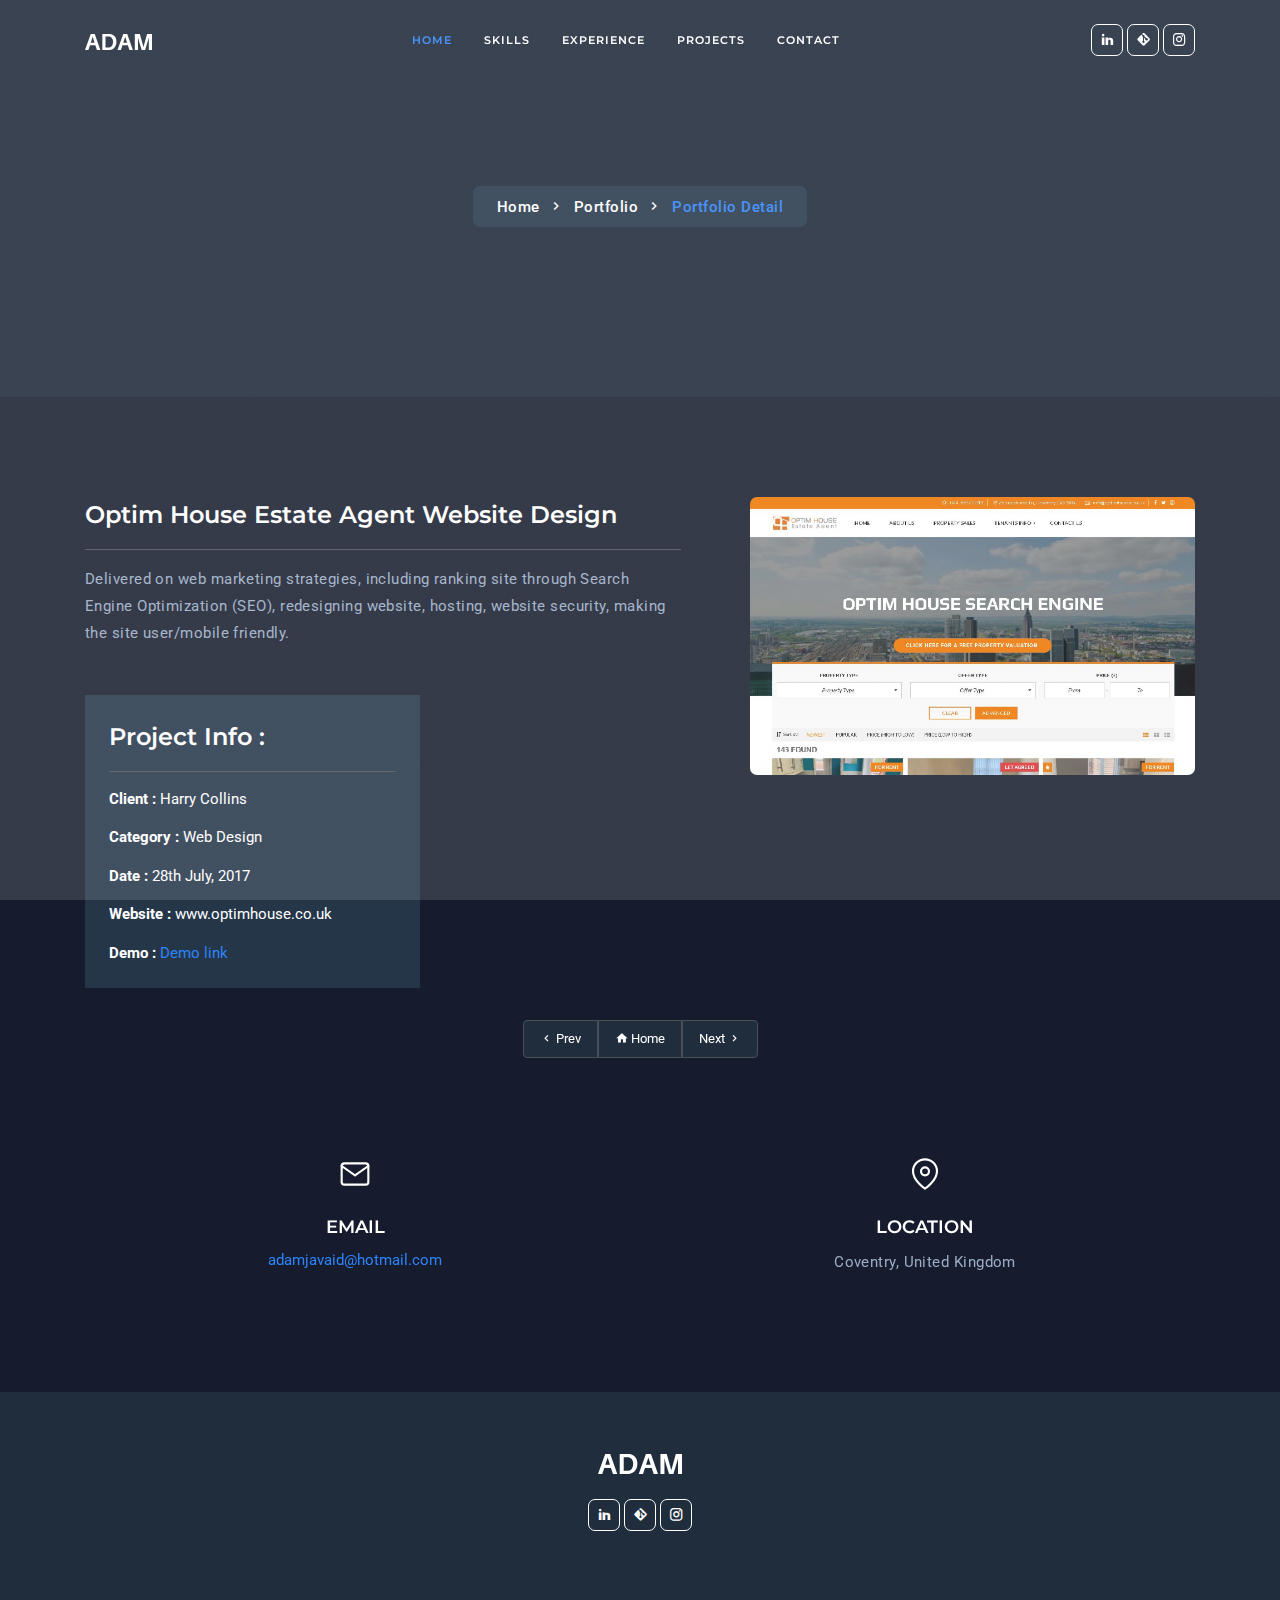
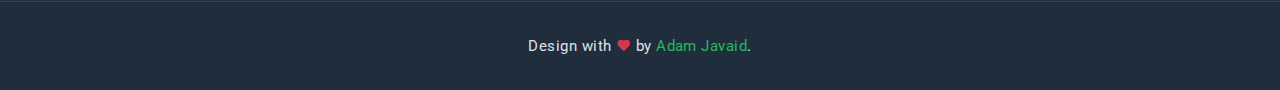
<file: page-portfolio-detail1.html>
<!DOCTYPE html>
    <html lang="en">

    <head>
        <meta charset="utf-8" />
        <title>Adam Javaid - Personal Portfolio</title>
        <meta name="viewport" content="width=device-width, initial-scale=1.0">
        <meta name="description" content="My Personal Portfolio" />
        <meta name="keywords" content="adamjavaid, portfolio, coventry" />
        <meta content="Adam Javaid" name="author" />
        <!-- favicon -->
        <link rel="shortcut icon" href="images/favicon.ico">
        <!-- Bootstrap -->
        <link href="css/bootstrap.min.css" rel="stylesheet" type="text/css" />
        <!-- Magnific -->
        <link href="css/magnific-popup.css" rel="stylesheet" type="text/css" />
        <!-- Icon -->
        <link href="css/materialdesignicons.min.css" rel="stylesheet" type="text/css" />
                  
        <!-- SLICK SLIDER -->
        <link rel="stylesheet" href="css/owl.carousel.min.css"/> 
        <link rel="stylesheet" href="css/owl.theme.css"/> 
        <link rel="stylesheet" href="css/owl.transitions.css"/>    
        <!-- Custom Css -->
        <link href="css/style.css" rel="stylesheet" type="text/css" id="theme-opt" />
        <link href="css/colors/default.css" rel="stylesheet" id="color-opt">

    </head>

    <body>
        <!-- Loader -->
        <div id="preloader">
            <div id="status">
                <div class="logo">
                    <img src="images/logo.svg" height="20" class="d-block mx-auto" alt="">
                </div>
                <div class="spinner">
                    <div class="bounce1"></div>
                    <div class="bounce2"></div>
                    <div class="bounce3"></div>
                </div>
            </div>
        </div>
        <!-- Loader -->
        
        <!-- Navbar Start -->
        <nav class="navbar navbar-expand-lg fixed-top navbar-custom navbar-light sticky">
    		<div class="container">
			    <a class="navbar-brand" href="index.html">
                    <img src="images/logo-light.svg" height="16" alt="">
                </a>
			    <button class="navbar-toggler" type="button" data-toggle="collapse" data-target="#navbarCollapse" aria-controls="navbarCollapse" aria-expanded="false" aria-label="Toggle navigation">
			        <span data-feather="menu" class="fea icon-md"></span>
			    </button><!--end button-->

			    <div class="collapse navbar-collapse" id="navbarCollapse">
			        <ul class="navbar-nav navbar-nav-link mx-auto">
			            <li class="nav-item active">
			                <a class="nav-link" href="#home">Home</a>
                        </li><!--end nav item-->
							<li class="nav-item">
			                <a class="nav-link" href="#skills">Skills</a>
                        </li><!--end nav item-->
                        <li class="nav-item">
			                <a class="nav-link" href="#experience">Experience</a>
			            </li><!--end nav item-->
			            <li class="nav-item">
			                <a class="nav-link" href="#projects">Projects</a>
                        </li><!--end nav item-->
			            <li class="nav-item">
			                <a class="nav-link" href="#contact">Contact</a>
                        </li><!--end nav item-->
                    </ul>

                    <ul class="list-unstyled mb-0 mt-2 mt-sm-0 social-icon">
                        <li class="list-inline-item"><a href="https://www.linkedin.com/in/adamjavaid/"><i class="mdi mdi-linkedin"></i></a></li>
                        <li class="list-inline-item"><a href="https://github.com/adamjavaid"><i class="mdi mdi-git"></i></a></li>
                        <li class="list-inline-item"><a href="https://www.instagram.com/adamjavaid/"><i class="mdi mdi-instagram"></i></a></li>
                    </ul>
                </div> 
		    </div><!--end container-->
		</nav><!--end navbar-->
        <!-- Navbar End -->

        <!-- Home Start -->
        <section class="bg-half d-table w-100">
            <div class="bg-overlay bg-overlay-white"></div>
            <div class="container">
                <div class="row mt-5 justify-content-center">
                    <div class="col-lg-12 text-center">
                        <div class="page-next-level">
                            <ul class="page-next bg-light d-inline-block py-2 px-4 mt-3 rounded mb-0">
                                <li><a href="index.html" class="text-dark">Home</a></li>
                                <li><a href="page-portfolio.html" class="text-dark">Portfolio</a></li> 
                                <li>
                                    <span class="text-primary"> Portfolio Detail</span> 
                                </li> 
                            </ul>
                        </div>
                    </div>  <!--end col-->
                </div><!--end row-->
            </div> <!--end container-->
        </section><!--end section-->
        <!-- Home End -->

        <!-- Work Start -->
        <section class="section">
            <div class="container">
                <div class="row">
                    <!-- WORK START -->
                    <div class="col-lg-7 col-md-6 order-2 order-md-1 mt-4 mt-sm-0 pt-2 pt-sm-0">
                        <div class="row mr-lg-4">
                            <div class="col-lg-12">
                                <div class="work-details">
                                    <h4 class="title mb-3 border-bottom pb-3">Optim House Estate Agent Website Design </h4>
                                    <p class="text-muted">Delivered on web marketing strategies, including ranking site through Search Engine Optimization (SEO), redesigning website, hosting, website security, making the site user/mobile friendly.</p>
                                </div>
                            </div><!--end col-->
                            
                            <div class="col-lg-7 mt-4 pt-2">
                                <div class="work-details bg-light p-4">
                                    <h4 class="title border-bottom pb-3 mb-3">Project Info :</h4>
                                    <ul class="list-unstyled mb-0">
                                        <li class="mt-3">
                                            <b>Client :</b>
                                            <span>Harry Collins</span>
                                        </li>
                                        <li class="mt-3">
                                            <b>Category :</b>
                                            <span>Web Design</span>
                                        </li>
                                        <li class="mt-3">
                                            <b>Date :</b>
                                            <span>28th July, 2017</span>
                                        </li>
                                        <li class="mt-3">
                                            <b>Website :</b>
                                            <span>www.optimhouse.co.uk</span>
                                        </li>
                                        <li class="mt-3">
                                            <b>Demo :</b>
                                            <span><a href="https://www.optimhouse.co.uk" target="_blank" class="text-primary">Demo link</a></span>
                                        </li>
                                    </ul>                          
                                </div>
                            </div><!--end col-->
                        </div><!--end row-->
                    </div><!--end col-->

                    <div class="col-lg-5 col-md-6 order-1 order-md-2">
                        <div class="port-images sticky-sidebar">
                            <img src="images/portfolio/1.jpg" class="img-fluid mx-auto d-block rounded" alt="img">
                        </div>
                    </div><!--end col-->
                </div><!--end row-->

                <div class="row mt-4 pt-2">
                    <div class="col-12">                                
                        <ul class="pagination justify-content-center mb-0 list-unstyled">
                            <li><a href="page-portfolio-detail5.html" class="pr-3 pl-3 pt-2 pb-2"> <i class="mdi mdi-chevron-left"></i> Prev</a></li>
                            <li><a href="page-portfolio.html" class="pr-3 pl-3 pt-2 pb-2"><i class="mdi mdi-home"></i> Home</a></li>
                            <li><a href="page-portfolio-detail2.html" class="pr-3 pl-3 pt-2 pb-2">Next <i class="mdi mdi-chevron-right"></i></a></li>
                        </ul><!--end pagination-->
                    </div><!--end col-->
                </div>
            </div><!--end container-->
            
            <div class="container mt-100 mt-60">
                <div class="row">
                    <div class="col-sm">
                        <div class="contact-detail text-center">
                            <div class="icon">
                                <i data-feather="mail" class="fea icon-md"></i>
                            </div>
                            <div class="content mt-4">
                                <h5 class="title text-uppercase">Email</h5>
                                <a href="mailto:adamjavaid@hotmail.com" class="text-primary">adamjavaid@hotmail.com</a>
								<p style="line-height: 30px; width: 300px;">
                            </div>  
                        </div>
                    </div><!--end col-->
                    
                    <div class="col-sm">
                        <div class="contact-detail text-center">
                            <div class="icon">
                                <i data-feather="map-pin" class="fea icon-md"></i>
                            </div>
                            <div class="content mt-4">
                                <h5 class="title text-uppercase">Location</h5>
                                <p class="text-muted">Coventry, United Kingdom <br></p>
                            </div>  
                        </div>
                    </div><!--end col-->
                </div><!--end row-->
            </div><!--end container-->
        </section><!--end section-->
        <!-- Contact End -->

        <!-- Footer Start -->
        <footer class="footer bg-dark">
            <div class="container">
                <div class="row justify-content-center">
                    <div class="col-12 text-center">
                        <a href="#"><img src="images/logo-light.svg" height="20" alt=""></a>
                        <ul class="list-unstyled mb-0 mt-4 social-icon">
                            <li class="list-inline-item"><a href="https://www.linkedin.com/in/adamjavaid/"><i class="mdi mdi-linkedin"></i></a></li>
                            <li class="list-inline-item"><a href="https://github.com/adamjavaid"><i class="mdi mdi-git"></i></a></li>
                            <li class="list-inline-item"><a href="https://www.instagram.com/adamjavaid/"><i class="mdi mdi-instagram"></i></a></li>
                        </ul>
                    </div><!--end col-->
                </div><!--end row-->
            </div><!--end container-->
        </footer><!--end footer-->
        <footer class="footer footer-bar bg-dark">
            <div class="container text-foot text-center">
                <p class="mb-0">Design with <i class="mdi mdi-heart text-danger"></i> by <a href="" target="_blank" class="text-success">Adam Javaid</a>.</p>
            </div><!--end container-->
        </footer><!--end footer-->
        <!-- Footer End -->
        
        <!-- Back to top -->
        <a href="#" class="back-to-top rounded text-center" id="back-to-top"> 
            <i class="mdi mdi-chevron-up d-block"> </i> 
        </a>
        <!-- Back to top -->

        <!-- javascript -->
        <script src="js/jquery.min.js"></script>
        <script src="js/bootstrap.bundle.min.js"></script>
        <script src="js/jquery.easing.min.js"></script>
        <script src="js/scrollspy.min.js"></script>
        <!-- SLIDER -->
        <script src="js/owl.carousel.min.js "></script>
        <!-- Magnific Popup -->
        <script src="js/jquery.magnific-popup.min.js"></script>
        <script src="js/magnific.init.js"></script>
        <!-- Feather icon -->
        <script src="js/feather.min.js"></script>
        <!-- Main Js -->
        <script src="js/app.js"></script>
    </body>

</html>
</file>
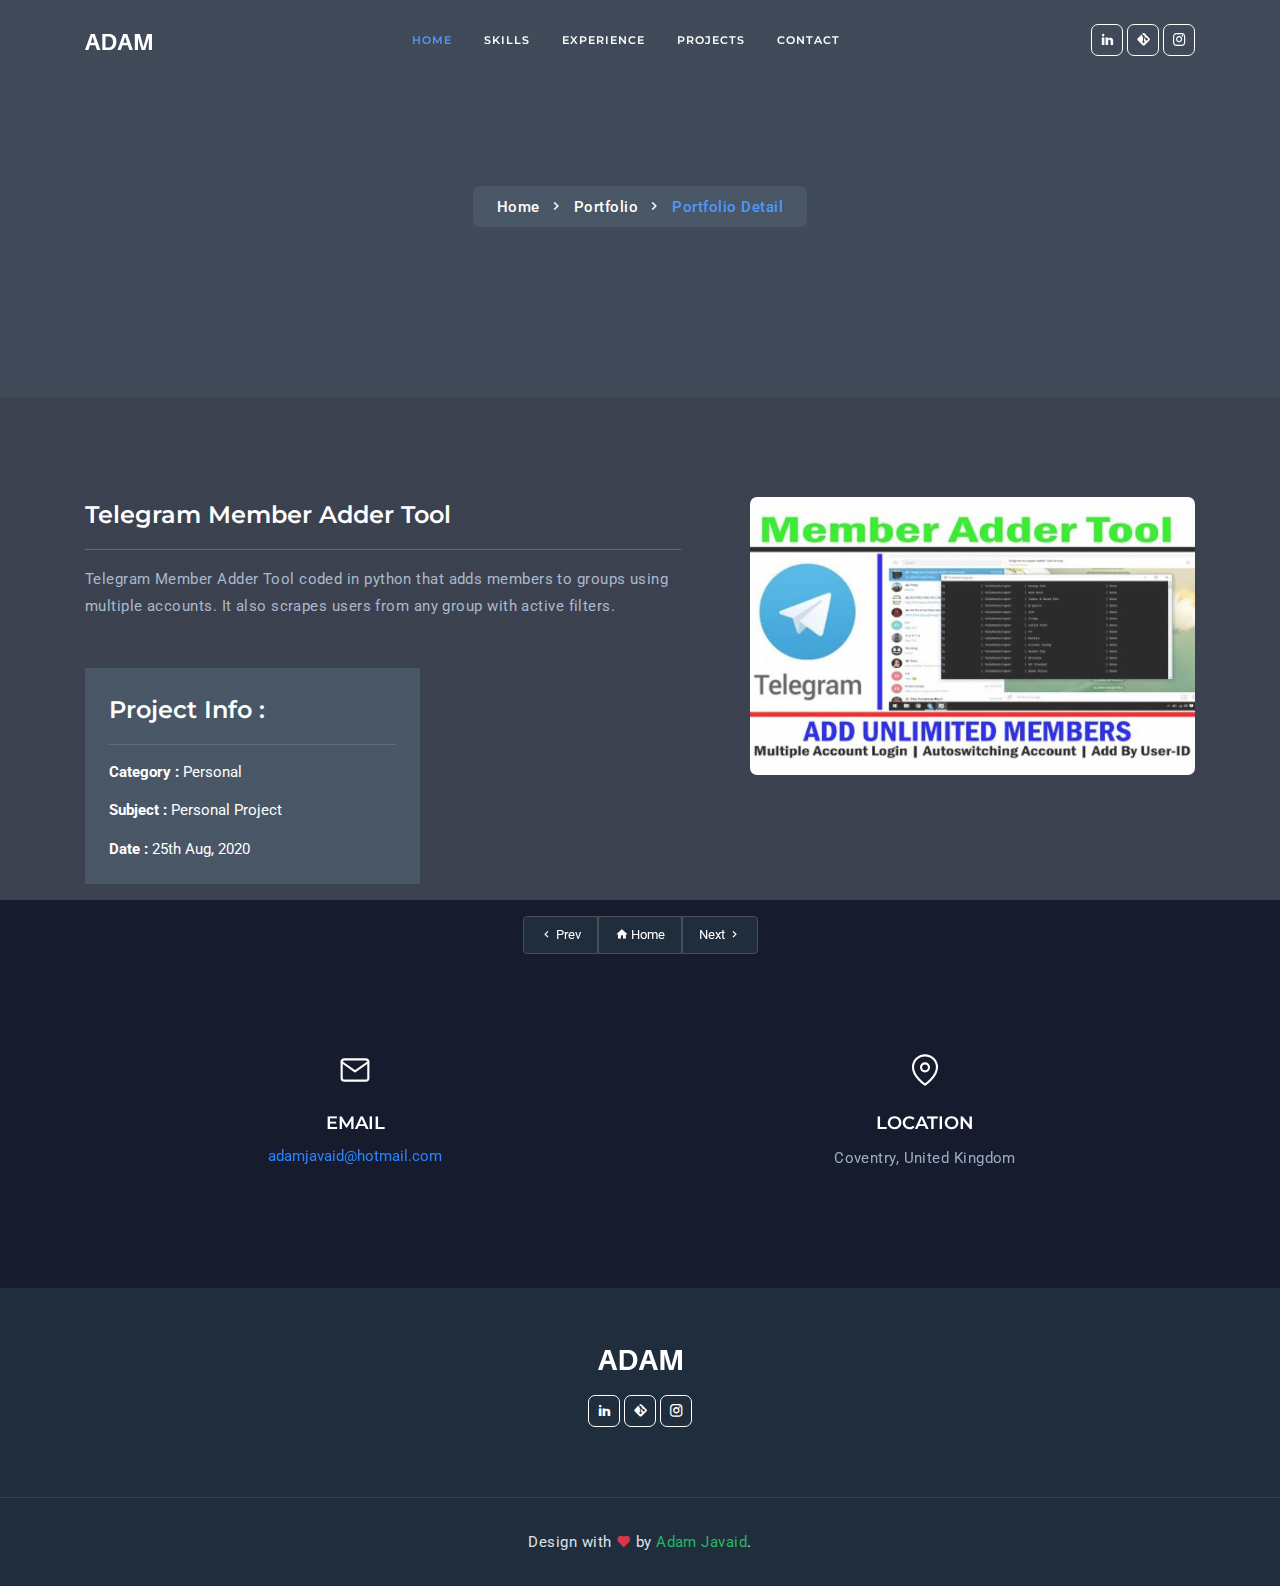
<file: page-portfolio-detail2.html>
<!DOCTYPE html>
    <html lang="en">

    <head>
        <meta charset="utf-8" />
        <title>Adam Javaid - Personal Portfolio</title>
        <meta name="viewport" content="width=device-width, initial-scale=1.0">
        <meta name="description" content="My Personal Portfolio" />
        <meta name="keywords" content="adamjavaid, portfolio, coventry" />
        <meta content="Adam Javaid" name="author" />
        <!-- favicon -->
        <link rel="shortcut icon" href="images/favicon.ico">
        <!-- Bootstrap -->
        <link href="css/bootstrap.min.css" rel="stylesheet" type="text/css" />
        <!-- Magnific -->
        <link href="css/magnific-popup.css" rel="stylesheet" type="text/css" />
        <!-- Icon -->
        <link href="css/materialdesignicons.min.css" rel="stylesheet" type="text/css" />
                  
        <!-- SLICK SLIDER -->
        <link rel="stylesheet" href="css/owl.carousel.min.css"/> 
        <link rel="stylesheet" href="css/owl.theme.css"/> 
        <link rel="stylesheet" href="css/owl.transitions.css"/>    
        <!-- Custom Css -->
        <link href="css/style.css" rel="stylesheet" type="text/css" id="theme-opt" />
        <link href="css/colors/default.css" rel="stylesheet" id="color-opt">

    </head>

    <body>
        <!-- Loader -->
        <div id="preloader">
            <div id="status">
                <div class="logo">
                    <img src="images/logo.svg" height="20" class="d-block mx-auto" alt="">
                </div>
                <div class="spinner">
                    <div class="bounce1"></div>
                    <div class="bounce2"></div>
                    <div class="bounce3"></div>
                </div>
            </div>
        </div>
        <!-- Loader -->
        
        <!-- Navbar Start -->
        <nav class="navbar navbar-expand-lg fixed-top navbar-custom navbar-light sticky">
    		<div class="container">
			    <a class="navbar-brand" href="index.html">
                    <img src="images/logo-light.svg" height="16" alt="">
                </a>
			    <button class="navbar-toggler" type="button" data-toggle="collapse" data-target="#navbarCollapse" aria-controls="navbarCollapse" aria-expanded="false" aria-label="Toggle navigation">
			        <span data-feather="menu" class="fea icon-md"></span>
			    </button><!--end button-->

			    <div class="collapse navbar-collapse" id="navbarCollapse">
			        <ul class="navbar-nav navbar-nav-link mx-auto">
			            <li class="nav-item active">
			                <a class="nav-link" href="#home">Home</a>
                        </li><!--end nav item-->
							<li class="nav-item">
			                <a class="nav-link" href="#skills">Skills</a>
                        </li><!--end nav item-->
                        <li class="nav-item">
			                <a class="nav-link" href="#experience">Experience</a>
			            </li><!--end nav item-->
			            <li class="nav-item">
			                <a class="nav-link" href="#projects">Projects</a>
                        </li><!--end nav item-->
			            <li class="nav-item">
			                <a class="nav-link" href="#contact">Contact</a>
                        </li><!--end nav item-->
                    </ul>

                    <ul class="list-unstyled mb-0 mt-2 mt-sm-0 social-icon">
                        <li class="list-inline-item"><a href="https://www.linkedin.com/in/adamjavaid/"><i class="mdi mdi-linkedin"></i></a></li>
                        <li class="list-inline-item"><a href="https://github.com/adamjavaid"><i class="mdi mdi-git"></i></a></li>
                        <li class="list-inline-item"><a href="https://www.instagram.com/adamjavaid/"><i class="mdi mdi-instagram"></i></a></li>
                    </ul>
                </div> 
		    </div><!--end container-->
		</nav><!--end navbar-->
        <!-- Navbar End -->

        <!-- Home Start -->
        <section class="bg-half d-table w-100">
            <div class="bg-overlay bg-overlay-white"></div>
            <div class="container">
                <div class="row mt-5 justify-content-center">
                    <div class="col-lg-12 text-center">
                        <div class="page-next-level">
                            <ul class="page-next bg-light d-inline-block py-2 px-4 mt-3 rounded mb-0">
                                <li><a href="index.html" class="text-dark">Home</a></li>
                                <li><a href="page-portfolio.html" class="text-dark">Portfolio</a></li> 
                                <li>
                                    <span class="text-primary"> Portfolio Detail</span> 
                                </li> 
                            </ul>
                        </div>
                    </div>  <!--end col-->
                </div><!--end row-->
            </div> <!--end container-->
        </section><!--end section-->
        <!-- Home End -->

        <!-- Work Start -->
        <section class="section">
            <div class="container">
                <div class="row">
                    <!-- WORK START -->
                    <div class="col-lg-7 col-md-6 order-2 order-md-1 mt-4 mt-sm-0 pt-2 pt-sm-0">
                        <div class="row mr-lg-4">
                            <div class="col-lg-12">
                                <div class="work-details">
                                    <h4 class="title mb-3 border-bottom pb-3">Telegram Member Adder Tool </h4>
                                    <p class="text-muted">Telegram Member Adder Tool coded in python that adds members to groups using multiple accounts. It also scrapes users from any group with active filters.</p>
                                </div>
                            </div><!--end col-->
                            
                            <div class="col-lg-7 mt-4 pt-2">
                                <div class="work-details bg-light p-4">
                                    <h4 class="title border-bottom pb-3 mb-3">Project Info :</h4>
                                    <ul class="list-unstyled mb-0">
                                        <li class="mt-3">
                                            <b>Category :</b>
                                            <span>Personal</span>
                                        </li>
                                        <li class="mt-3">
                                            <b>Subject :</b>
                                            <span>Personal Project</span>
                                        </li>
                                        <li class="mt-3">
                                            <b>Date :</b>
                                            <span>25th Aug, 2020</span>
                                        </li>
                                        </li>
                                    </ul>                          
                                </div>
                            </div><!--end col-->
                        </div><!--end row-->
                    </div><!--end col-->

                    <div class="col-lg-5 col-md-6 order-1 order-md-2">
                        <div class="port-images sticky-sidebar">
                            <img src="images/portfolio/2.jpg" class="img-fluid mx-auto d-block rounded" alt="img">
                        </div>
                    </div><!--end col-->
                </div><!--end row-->

                <div class="row mt-4 pt-2">
                    <div class="col-12">                                
                        <ul class="pagination justify-content-center mb-0 list-unstyled">
                            <li><a href="page-portfolio-detail1.html" class="pr-3 pl-3 pt-2 pb-2"> <i class="mdi mdi-chevron-left"></i> Prev</a></li>
                            <li><a href="page-portfolio.html" class="pr-3 pl-3 pt-2 pb-2"><i class="mdi mdi-home"></i> Home</a></li>
                            <li><a href="page-portfolio-detail3.html" class="pr-3 pl-3 pt-2 pb-2">Next <i class="mdi mdi-chevron-right"></i></a></li>
                        </ul><!--end pagination-->
                    </div><!--end col-->
                </div>
            </div><!--end container-->
            
            <div class="container mt-100 mt-60">
                <div class="row">                   
                    <div class="col-sm">
                        <div class="contact-detail text-center">
                            <div class="icon">
                                <i data-feather="mail" class="fea icon-md"></i>
                            </div>
                            <div class="content mt-4">
                                <h5 class="title text-uppercase">Email</h5>
                                <a href="mailto:adamjavaid@hotmail.com" class="text-primary">adamjavaid@hotmail.com</a>
								<p style="line-height: 30px; width: 300px;">
                            </div>  
                        </div>
                    </div><!--end col-->
                    
                    <div class="col-sm">
                        <div class="contact-detail text-center">
                            <div class="icon">
                                <i data-feather="map-pin" class="fea icon-md"></i>
                            </div>
                            <div class="content mt-4">
                                <h5 class="title text-uppercase">Location</h5>
                                <p class="text-muted">Coventry, United Kingdom <br></p>
                            </div>  
                        </div>
                    </div><!--end col-->
                </div><!--end row-->
            </div><!--end container-->
        </section><!--end section-->
        <!-- Contact End -->

        <!-- Footer Start -->
        <footer class="footer bg-dark">
            <div class="container">
                <div class="row justify-content-center">
                    <div class="col-12 text-center">
                        <a href="#"><img src="images/logo-light.svg" height="20" alt=""></a>
                        <ul class="list-unstyled mb-0 mt-4 social-icon">
                            <li class="list-inline-item"><a href="https://www.linkedin.com/in/adamjavaid/"><i class="mdi mdi-linkedin"></i></a></li>
                            <li class="list-inline-item"><a href="https://github.com/adamjavaid"><i class="mdi mdi-git"></i></a></li>
                            <li class="list-inline-item"><a href="https://www.instagram.com/adamjavaid/"><i class="mdi mdi-instagram"></i></a></li>
                        </ul>
                    </div><!--end col-->
                </div><!--end row-->
            </div><!--end container-->
        </footer><!--end footer-->
        <footer class="footer footer-bar bg-dark">
            <div class="container text-foot text-center">
                <p class="mb-0">Design with <i class="mdi mdi-heart text-danger"></i> by <a href="" target="_blank" class="text-success">Adam Javaid</a>.</p>
            </div><!--end container-->
        </footer><!--end footer-->
        <!-- Footer End -->
        
        <!-- Back to top -->
        <a href="#" class="back-to-top rounded text-center" id="back-to-top"> 
            <i class="mdi mdi-chevron-up d-block"> </i> 
        </a>
        <!-- Back to top -->

        <!-- javascript -->
        <script src="js/jquery.min.js"></script>
        <script src="js/bootstrap.bundle.min.js"></script>
        <script src="js/jquery.easing.min.js"></script>
        <script src="js/scrollspy.min.js"></script>
        <!-- SLIDER -->
        <script src="js/owl.carousel.min.js "></script>
        <!-- Magnific Popup -->
        <script src="js/jquery.magnific-popup.min.js"></script>
        <script src="js/magnific.init.js"></script>
        <!-- Feather icon -->
        <script src="js/feather.min.js"></script>
        <!-- Main Js -->
        <script src="js/app.js"></script>
    </body>

</html>
</file>
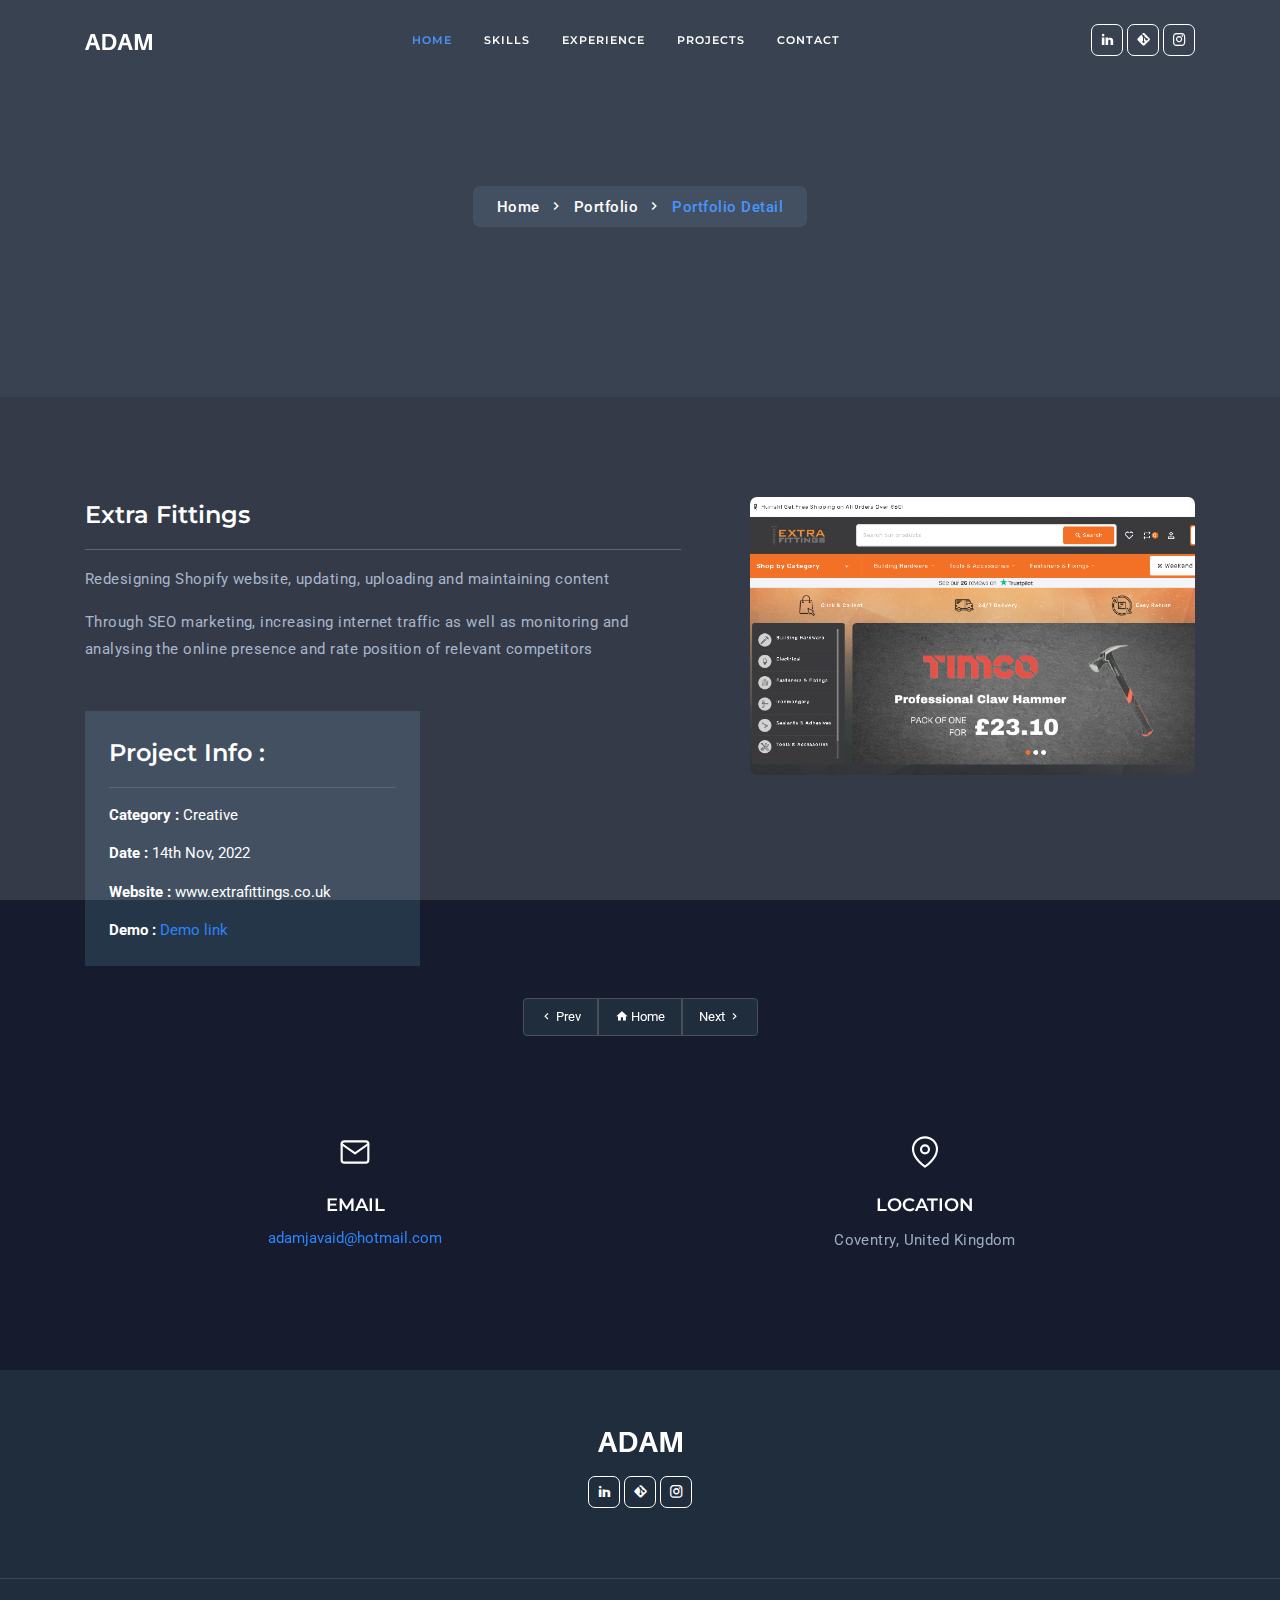
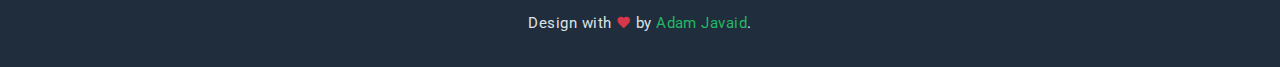
<file: page-portfolio-detail3.html>
<!DOCTYPE html>
    <html lang="en">

    <head>
        <meta charset="utf-8" />
        <title>Adam Javaid - Personal Portfolio</title>
        <meta name="viewport" content="width=device-width, initial-scale=1.0">
        <meta name="description" content="My Personal Portfolio" />
        <meta name="keywords" content="adamjavaid, portfolio, coventry" />
        <meta content="Adam Javaid" name="author" />
        <!-- favicon -->
        <link rel="shortcut icon" href="images/favicon.ico">
        <!-- Bootstrap -->
        <link href="css/bootstrap.min.css" rel="stylesheet" type="text/css" />
        <!-- Magnific -->
        <link href="css/magnific-popup.css" rel="stylesheet" type="text/css" />
        <!-- Icon -->
        <link href="css/materialdesignicons.min.css" rel="stylesheet" type="text/css" />
                  
        <!-- SLICK SLIDER -->
        <link rel="stylesheet" href="css/owl.carousel.min.css"/> 
        <link rel="stylesheet" href="css/owl.theme.css"/> 
        <link rel="stylesheet" href="css/owl.transitions.css"/>    
        <!-- Custom Css -->
        <link href="css/style.css" rel="stylesheet" type="text/css" id="theme-opt" />
        <link href="css/colors/default.css" rel="stylesheet" id="color-opt">

    </head>

    <body>
        <!-- Loader -->
        <div id="preloader">
            <div id="status">
                <div class="logo">
                    <img src="images/logo.svg" height="20" class="d-block mx-auto" alt="">
                </div>
                <div class="spinner">
                    <div class="bounce1"></div>
                    <div class="bounce2"></div>
                    <div class="bounce3"></div>
                </div>
            </div>
        </div>
        <!-- Loader -->
        
        <!-- Navbar Start -->
        <nav class="navbar navbar-expand-lg fixed-top navbar-custom navbar-light sticky">
    		<div class="container">
			    <a class="navbar-brand" href="index.html">
                    <img src="images/logo-light.svg" height="16" alt="">
                </a>
			    <button class="navbar-toggler" type="button" data-toggle="collapse" data-target="#navbarCollapse" aria-controls="navbarCollapse" aria-expanded="false" aria-label="Toggle navigation">
			        <span data-feather="menu" class="fea icon-md"></span>
			    </button><!--end button-->

			    <div class="collapse navbar-collapse" id="navbarCollapse">
			        <ul class="navbar-nav navbar-nav-link mx-auto">
			            <li class="nav-item active">
			                <a class="nav-link" href="#home">Home</a>
                        </li><!--end nav item-->
							<li class="nav-item">
			                <a class="nav-link" href="#skills">Skills</a>
                        </li><!--end nav item-->
                        <li class="nav-item">
			                <a class="nav-link" href="#experience">Experience</a>
			            </li><!--end nav item-->
			            <li class="nav-item">
			                <a class="nav-link" href="#projects">Projects</a>
                        </li><!--end nav item-->
			            <li class="nav-item">
			                <a class="nav-link" href="#contact">Contact</a>
                        </li><!--end nav item-->
                    </ul>

                    <ul class="list-unstyled mb-0 mt-2 mt-sm-0 social-icon">
                        <li class="list-inline-item"><a href="https://www.linkedin.com/in/adamjavaid/"><i class="mdi mdi-linkedin"></i></a></li>
                        <li class="list-inline-item"><a href="https://github.com/adamjavaid"><i class="mdi mdi-git"></i></a></li>
                        <li class="list-inline-item"><a href="https://www.instagram.com/adamjavaid/"><i class="mdi mdi-instagram"></i></a></li>
                    </ul>
                </div> 
		    </div><!--end container-->
		</nav><!--end navbar-->
        <!-- Navbar End -->

        <!-- Home Start -->
        <section class="bg-half d-table w-100">
            <div class="bg-overlay bg-overlay-white"></div>
            <div class="container">
                <div class="row mt-5 justify-content-center">
                    <div class="col-lg-12 text-center">
                        <div class="page-next-level">
                            <ul class="page-next bg-light d-inline-block py-2 px-4 mt-3 rounded mb-0">
                                <li><a href="index.html" class="text-dark">Home</a></li>
                                <li><a href="page-portfolio.html" class="text-dark">Portfolio</a></li> 
                                <li>
                                    <span class="text-primary"> Portfolio Detail</span> 
                                </li> 
                            </ul>
                        </div>
                    </div>  <!--end col-->
                </div><!--end row-->
            </div> <!--end container-->
        </section><!--end section-->
        <!-- Home End -->

        <!-- Work Start -->
        <section class="section">
            <div class="container">
                <div class="row">
                    <!-- WORK START -->
                    <div class="col-lg-7 col-md-6 order-2 order-md-1 mt-4 mt-sm-0 pt-2 pt-sm-0">
                        <div class="row mr-lg-4">
                            <div class="col-lg-12">
                                <div class="work-details">
                                    <h4 class="title mb-3 border-bottom pb-3">Extra Fittings </h4>
                                    <p class="text-muted">Redesigning Shopify website, updating, uploading and maintaining content</p>
									<p class="text-muted">Through SEO marketing, increasing internet traffic as well as monitoring and analysing the online presence and rate position of relevant competitors</p>
                                </div>
                            </div><!--end col-->
                            
                            <div class="col-lg-7 mt-4 pt-2">
                                <div class="work-details bg-light p-4">
                                    <h4 class="title border-bottom pb-3 mb-3">Project Info :</h4>
                                    <ul class="list-unstyled mb-0">
                                        <li class="mt-3">
                                            <b>Category :</b>
                                            <span>Creative</span>
                                        </li>
                                        <li class="mt-3">
                                            <b>Date :</b>
                                            <span>14th Nov, 2022</span>
                                        </li>
										<li class="mt-3">
                                            <b>Website :</b>
                                            <span>www.extrafittings.co.uk</span>
                                        </li>
                                        <li class="mt-3">
                                            <b>Demo :</b>
                                            <span><a href="https://extrafittings.co.uk" target="_blank" class="text-primary">Demo link</a></span>
                                        </li>
                                    </ul>                          
                                </div>
                            </div><!--end col-->
                        </div><!--end row-->
                    </div><!--end col-->

                    <div class="col-lg-5 col-md-6 order-1 order-md-2">
                        <div class="port-images sticky-sidebar">
                            <img src="images/portfolio/3.jpg" class="img-fluid mx-auto d-block rounded" alt="img">
                        </div>
                    </div><!--end col-->
                </div><!--end row-->

                <div class="row mt-4 pt-2">
                    <div class="col-12">                                
                        <ul class="pagination justify-content-center mb-0 list-unstyled">
                            <li><a href="page-portfolio-detail2.html" class="pr-3 pl-3 pt-2 pb-2"> <i class="mdi mdi-chevron-left"></i> Prev</a></li>
                            <li><a href="page-portfolio.html" class="pr-3 pl-3 pt-2 pb-2"><i class="mdi mdi-home"></i> Home</a></li>
                            <li><a href="page-portfolio-detail4.html" class="pr-3 pl-3 pt-2 pb-2">Next <i class="mdi mdi-chevron-right"></i></a></li>
                        </ul><!--end pagination-->
                    </div><!--end col-->
                </div>
            </div><!--end container-->
            
            <div class="container mt-100 mt-60">
                <div class="row">                   
                    <div class="col-sm">
                        <div class="contact-detail text-center">
                            <div class="icon">
                                <i data-feather="mail" class="fea icon-md"></i>
                            </div>
                            <div class="content mt-4">
                                <h5 class="title text-uppercase">Email</h5>
                                <a href="mailto:adamjavaid@hotmail.com" class="text-primary">adamjavaid@hotmail.com</a>
								<p style="line-height: 30px; width: 300px;">
                            </div>  
                        </div>
                    </div><!--end col-->
                    
                    <div class="col-sm">
                        <div class="contact-detail text-center">
                            <div class="icon">
                                <i data-feather="map-pin" class="fea icon-md"></i>
                            </div>
                            <div class="content mt-4">
                                <h5 class="title text-uppercase">Location</h5>
                                <p class="text-muted">Coventry, United Kingdom <br></p>
                            </div>  
                        </div>
                    </div><!--end col-->
                </div><!--end row-->
            </div><!--end container-->
        </section><!--end section-->
        <!-- Contact End -->

        <!-- Footer Start -->
        <footer class="footer bg-dark">
            <div class="container">
                <div class="row justify-content-center">
                    <div class="col-12 text-center">
                        <a href="#"><img src="images/logo-light.svg" height="20" alt=""></a>
                        <ul class="list-unstyled mb-0 mt-4 social-icon">
                            <li class="list-inline-item"><a href="https://www.linkedin.com/in/adamjavaid/"><i class="mdi mdi-linkedin"></i></a></li>
                            <li class="list-inline-item"><a href="https://github.com/adamjavaid"><i class="mdi mdi-git"></i></a></li>
                            <li class="list-inline-item"><a href="https://www.instagram.com/adamjavaid/"><i class="mdi mdi-instagram"></i></a></li>
                        </ul>
                    </div><!--end col-->
                </div><!--end row-->
            </div><!--end container-->
        </footer><!--end footer-->
        <footer class="footer footer-bar bg-dark">
            <div class="container text-foot text-center">
                <p class="mb-0">Design with <i class="mdi mdi-heart text-danger"></i> by <a href="" target="_blank" class="text-success">Adam Javaid</a>.</p>
            </div><!--end container-->
        </footer><!--end footer-->
        <!-- Footer End -->
        
        <!-- Back to top -->
        <a href="#" class="back-to-top rounded text-center" id="back-to-top"> 
            <i class="mdi mdi-chevron-up d-block"> </i> 
        </a>
        <!-- Back to top -->

        <!-- javascript -->
        <script src="js/jquery.min.js"></script>
        <script src="js/bootstrap.bundle.min.js"></script>
        <script src="js/jquery.easing.min.js"></script>
        <script src="js/scrollspy.min.js"></script>
        <!-- SLIDER -->
        <script src="js/owl.carousel.min.js "></script>
        <!-- Magnific Popup -->
        <script src="js/jquery.magnific-popup.min.js"></script>
        <script src="js/magnific.init.js"></script>
        <!-- Feather icon -->
        <script src="js/feather.min.js"></script>
        <!-- Main Js -->
        <script src="js/app.js"></script>
    </body>

</html>
</file>
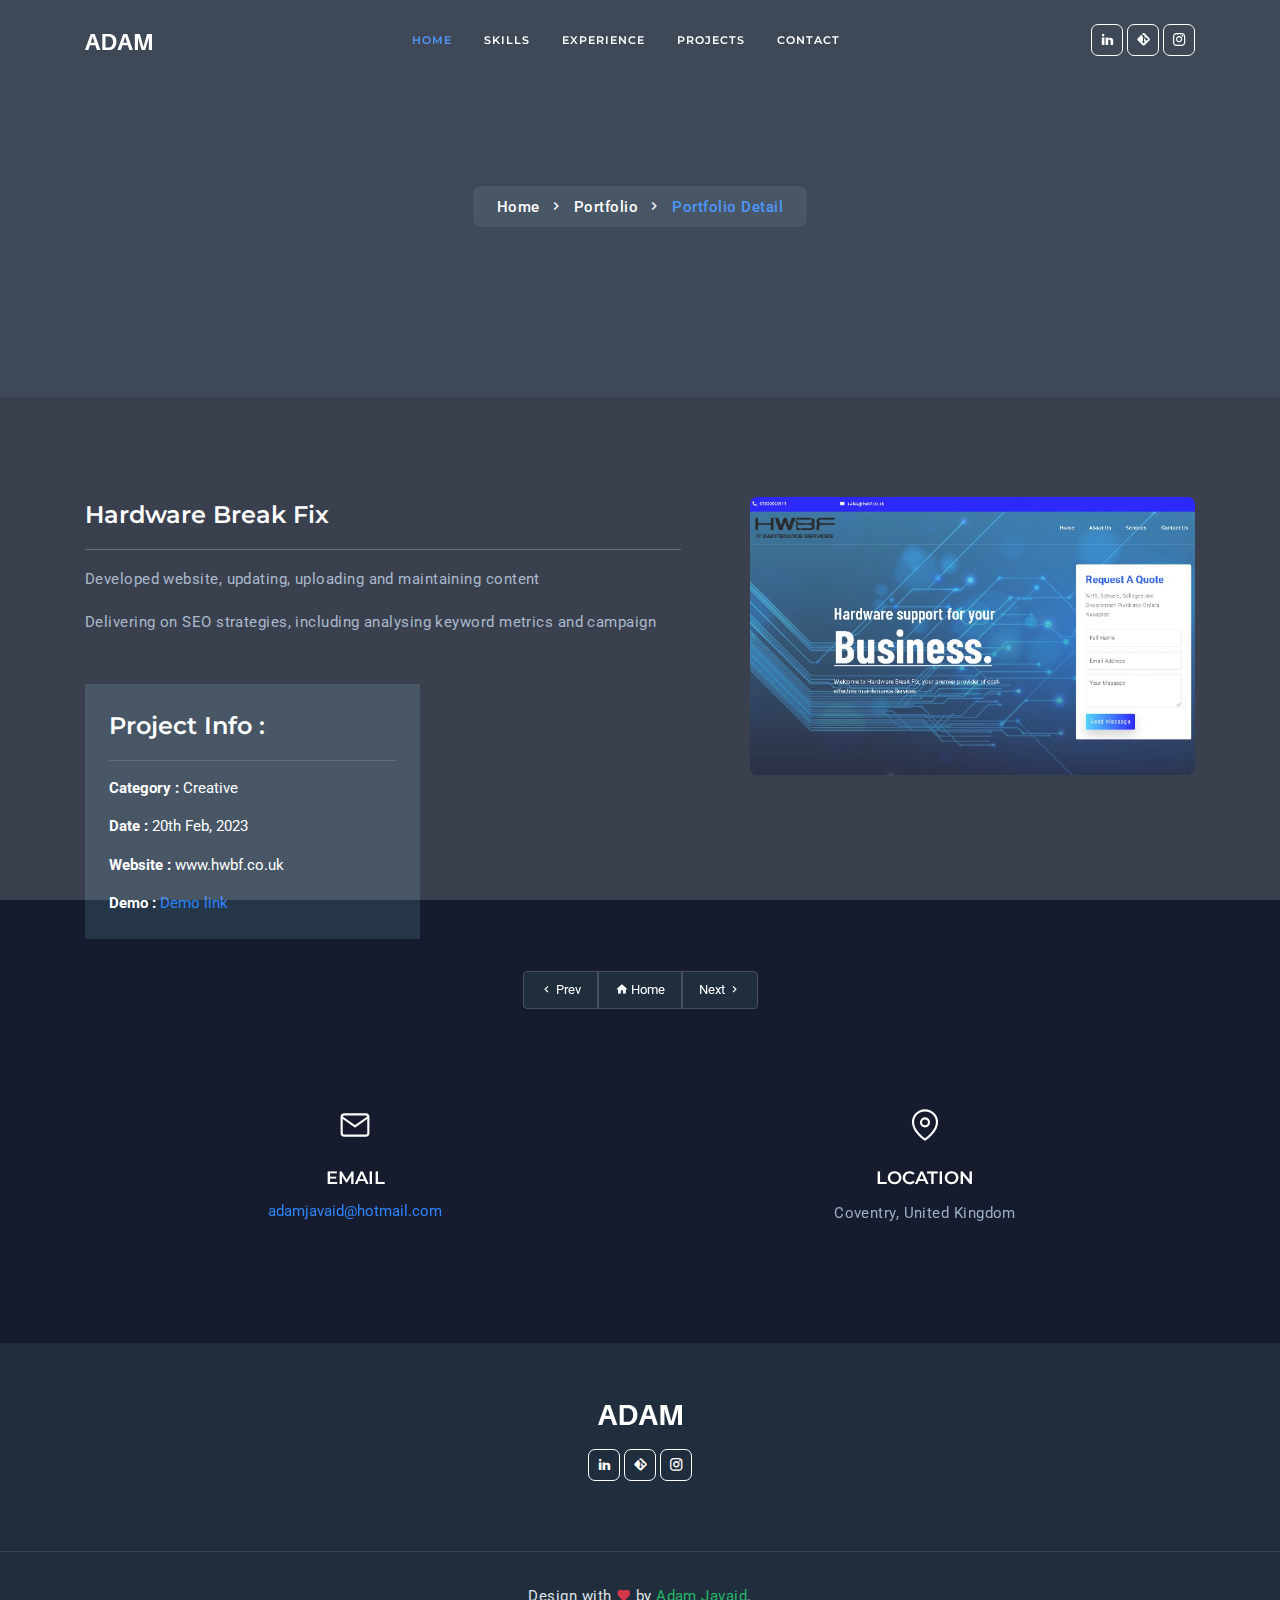
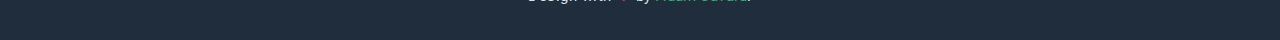
<file: page-portfolio-detail4.html>
<!DOCTYPE html>
    <html lang="en">

    <head>
        <meta charset="utf-8" />
        <title>Adam Javaid - Personal Portfolio</title>
        <meta name="viewport" content="width=device-width, initial-scale=1.0">
        <meta name="description" content="My Personal Portfolio" />
        <meta name="keywords" content="adamjavaid, portfolio, coventry" />
        <meta content="Adam Javaid" name="author" />
        <!-- favicon -->
        <link rel="shortcut icon" href="images/favicon.ico">
        <!-- Bootstrap -->
        <link href="css/bootstrap.min.css" rel="stylesheet" type="text/css" />
        <!-- Magnific -->
        <link href="css/magnific-popup.css" rel="stylesheet" type="text/css" />
        <!-- Icon -->
        <link href="css/materialdesignicons.min.css" rel="stylesheet" type="text/css" />
                  
        <!-- SLICK SLIDER -->
        <link rel="stylesheet" href="css/owl.carousel.min.css"/> 
        <link rel="stylesheet" href="css/owl.theme.css"/> 
        <link rel="stylesheet" href="css/owl.transitions.css"/>    
        <!-- Custom Css -->
        <link href="css/style.css" rel="stylesheet" type="text/css" id="theme-opt" />
        <link href="css/colors/default.css" rel="stylesheet" id="color-opt">

    </head>

    <body>
        <!-- Loader -->
        <div id="preloader">
            <div id="status">
                <div class="logo">
                    <img src="images/logo.svg" height="20" class="d-block mx-auto" alt="">
                </div>
                <div class="spinner">
                    <div class="bounce1"></div>
                    <div class="bounce2"></div>
                    <div class="bounce3"></div>
                </div>
            </div>
        </div>
        <!-- Loader -->
        
        <!-- Navbar Start -->
        <nav class="navbar navbar-expand-lg fixed-top navbar-custom navbar-light sticky">
    		<div class="container">
			    <a class="navbar-brand" href="index.html">
                    <img src="images/logo-light.svg" height="16" alt="">
                </a>
			    <button class="navbar-toggler" type="button" data-toggle="collapse" data-target="#navbarCollapse" aria-controls="navbarCollapse" aria-expanded="false" aria-label="Toggle navigation">
			        <span data-feather="menu" class="fea icon-md"></span>
			    </button><!--end button-->

			    <div class="collapse navbar-collapse" id="navbarCollapse">
			        <ul class="navbar-nav navbar-nav-link mx-auto">
			            <li class="nav-item active">
			                <a class="nav-link" href="#home">Home</a>
                        </li><!--end nav item-->
							<li class="nav-item">
			                <a class="nav-link" href="#skills">Skills</a>
                        </li><!--end nav item-->
                        <li class="nav-item">
			                <a class="nav-link" href="#experience">Experience</a>
			            </li><!--end nav item-->
			            <li class="nav-item">
			                <a class="nav-link" href="#projects">Projects</a>
                        </li><!--end nav item-->
			            <li class="nav-item">
			                <a class="nav-link" href="#contact">Contact</a>
                        </li><!--end nav item-->
                    </ul>

                    <ul class="list-unstyled mb-0 mt-2 mt-sm-0 social-icon">
                        <li class="list-inline-item"><a href="https://www.linkedin.com/in/adamjavaid/"><i class="mdi mdi-linkedin"></i></a></li>
                        <li class="list-inline-item"><a href="https://github.com/adamjavaid"><i class="mdi mdi-git"></i></a></li>
                        <li class="list-inline-item"><a href="https://www.instagram.com/adamjavaid/"><i class="mdi mdi-instagram"></i></a></li>
                    </ul>
                </div> 
		    </div><!--end container-->
		</nav><!--end navbar-->
        <!-- Navbar End -->

        <!-- Home Start -->
        <section class="bg-half d-table w-100">
            <div class="bg-overlay bg-overlay-white"></div>
            <div class="container">
                <div class="row mt-5 justify-content-center">
                    <div class="col-lg-12 text-center">
                        <div class="page-next-level">
                            <ul class="page-next bg-light d-inline-block py-2 px-4 mt-3 rounded mb-0">
                                <li><a href="index.html" class="text-dark">Home</a></li>
                                <li><a href="page-portfolio.html" class="text-dark">Portfolio</a></li> 
                                <li>
                                    <span class="text-primary"> Portfolio Detail</span> 
                                </li> 
                            </ul>
                        </div>
                    </div>  <!--end col-->
                </div><!--end row-->
            </div> <!--end container-->
        </section><!--end section-->
        <!-- Home End -->

        <!-- Work Start -->
        <section class="section">
            <div class="container">
                <div class="row">
                    <!-- WORK START -->
                    <div class="col-lg-7 col-md-6 order-2 order-md-1 mt-4 mt-sm-0 pt-2 pt-sm-0">
                        <div class="row mr-lg-4">
                            <div class="col-lg-12">
                                <div class="work-details">
                                    <h4 class="title mb-3 border-bottom pb-3">Hardware Break Fix </h4>
                                    <p class="text-muted">Developed website, updating, uploading and maintaining content</p>
									<p class="text-muted">Delivering on SEO strategies, including analysing keyword metrics and campaign</p>
                                </div>
                            </div><!--end col-->
                            
                            <div class="col-lg-7 mt-4 pt-2">
                                <div class="work-details bg-light p-4">
                                    <h4 class="title border-bottom pb-3 mb-3">Project Info :</h4>
                                    <ul class="list-unstyled mb-0">
                                        <li class="mt-3">
                                            <b>Category :</b>
                                            <span>Creative</span>
                                        </li>
                                        <li class="mt-3">
                                            <b>Date :</b>
                                            <span>20th Feb, 2023</span>
                                        </li>
										<li class="mt-3">
                                            <b>Website :</b>
                                            <span>www.hwbf.co.uk</span>
                                        </li>
                                        <li class="mt-3">
                                            <b>Demo :</b>
                                            <span><a href="https://www.hwbf.co.uk/" target="_blank" class="text-primary">Demo link</a></span>
                                        </li>
                                    </ul>                          
                                </div>
                            </div><!--end col-->
                        </div><!--end row-->
                    </div><!--end col-->

                    <div class="col-lg-5 col-md-6 order-1 order-md-2">
                        <div class="port-images sticky-sidebar">
                            <img src="images/portfolio/4.jpg" class="img-fluid mx-auto d-block rounded" alt="img">
                        </div>
                    </div><!--end col-->
                </div><!--end row-->

                <div class="row mt-4 pt-2">
                    <div class="col-12">                                
                        <ul class="pagination justify-content-center mb-0 list-unstyled">
                            <li><a href="page-portfolio-detail3.html" class="pr-3 pl-3 pt-2 pb-2"> <i class="mdi mdi-chevron-left"></i> Prev</a></li>
                            <li><a href="page-portfolio.html" class="pr-3 pl-3 pt-2 pb-2"><i class="mdi mdi-home"></i> Home</a></li>
                            <li><a href="page-portfolio-detail5.html" class="pr-3 pl-3 pt-2 pb-2">Next <i class="mdi mdi-chevron-right"></i></a></li>
                        </ul><!--end pagination-->
                    </div><!--end col-->
                </div>
            </div><!--end container-->
            
            <div class="container mt-100 mt-60">
                <div class="row">                   
                    <div class="col-sm">
                        <div class="contact-detail text-center">
                            <div class="icon">
                                <i data-feather="mail" class="fea icon-md"></i>
                            </div>
                            <div class="content mt-4">
                                <h5 class="title text-uppercase">Email</h5>
                                <a href="mailto:adamjavaid@hotmail.com" class="text-primary">adamjavaid@hotmail.com</a>
								<p style="line-height: 30px; width: 300px;">
                            </div>  
                        </div>
                    </div><!--end col-->
                    
                    <div class="col-sm">
                        <div class="contact-detail text-center">
                            <div class="icon">
                                <i data-feather="map-pin" class="fea icon-md"></i>
                            </div>
                            <div class="content mt-4">
                                <h5 class="title text-uppercase">Location</h5>
                                <p class="text-muted">Coventry, United Kingdom <br></p>
                            </div>  
                        </div>
                    </div><!--end col-->
                </div><!--end row-->
            </div><!--end container-->
        </section><!--end section-->
        <!-- Contact End -->

        <!-- Footer Start -->
        <footer class="footer bg-dark">
            <div class="container">
                <div class="row justify-content-center">
                    <div class="col-12 text-center">
                        <a href="#"><img src="images/logo-light.svg" height="20" alt=""></a>
                        <ul class="list-unstyled mb-0 mt-4 social-icon">
                            <li class="list-inline-item"><a href="https://www.linkedin.com/in/adamjavaid/"><i class="mdi mdi-linkedin"></i></a></li>
                            <li class="list-inline-item"><a href="https://github.com/adamjavaid"><i class="mdi mdi-git"></i></a></li>
                            <li class="list-inline-item"><a href="https://www.instagram.com/adamjavaid/"><i class="mdi mdi-instagram"></i></a></li>
                        </ul>
                    </div><!--end col-->
                </div><!--end row-->
            </div><!--end container-->
        </footer><!--end footer-->
        <footer class="footer footer-bar bg-dark">
            <div class="container text-foot text-center">
                <p class="mb-0">Design with <i class="mdi mdi-heart text-danger"></i> by <a href="" target="_blank" class="text-success">Adam Javaid</a>.</p>
            </div><!--end container-->
        </footer><!--end footer-->
        <!-- Footer End -->
        
        <!-- Back to top -->
        <a href="#" class="back-to-top rounded text-center" id="back-to-top"> 
            <i class="mdi mdi-chevron-up d-block"> </i> 
        </a>
        <!-- Back to top -->

        <!-- javascript -->
        <script src="js/jquery.min.js"></script>
        <script src="js/bootstrap.bundle.min.js"></script>
        <script src="js/jquery.easing.min.js"></script>
        <script src="js/scrollspy.min.js"></script>
        <!-- SLIDER -->
        <script src="js/owl.carousel.min.js "></script>
        <!-- Magnific Popup -->
        <script src="js/jquery.magnific-popup.min.js"></script>
        <script src="js/magnific.init.js"></script>
        <!-- Feather icon -->
        <script src="js/feather.min.js"></script>
        <!-- Main Js -->
        <script src="js/app.js"></script>
    </body>

</html>
</file>
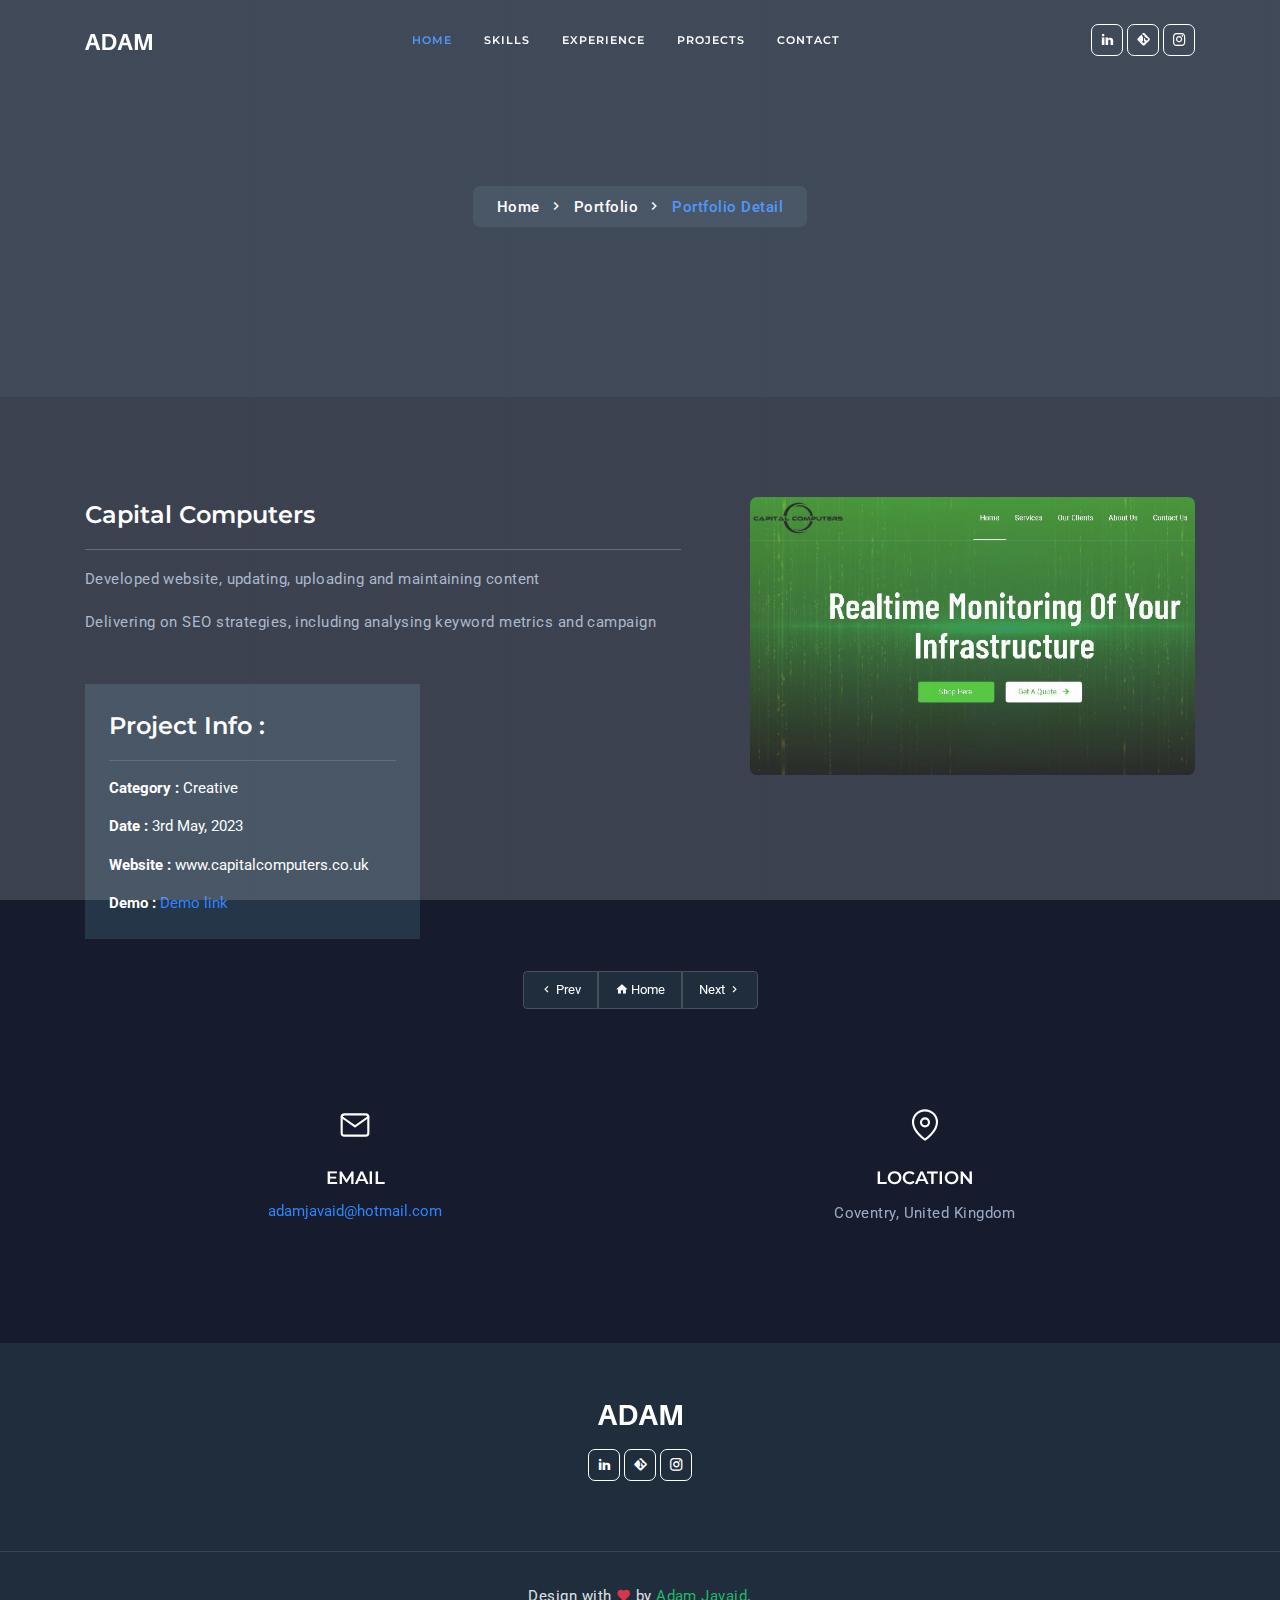
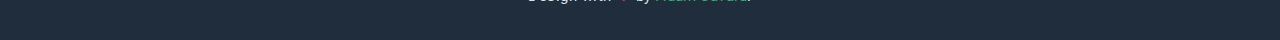
<file: page-portfolio-detail5.html>
<!DOCTYPE html>
    <html lang="en">

    <head>
        <meta charset="utf-8" />
        <title>Adam Javaid - Personal Portfolio</title>
        <meta name="viewport" content="width=device-width, initial-scale=1.0">
        <meta name="description" content="My Personal Portfolio" />
        <meta name="keywords" content="adamjavaid, portfolio, coventry" />
        <meta content="Adam Javaid" name="author" />
        <!-- favicon -->
        <link rel="shortcut icon" href="images/favicon.ico">
        <!-- Bootstrap -->
        <link href="css/bootstrap.min.css" rel="stylesheet" type="text/css" />
        <!-- Magnific -->
        <link href="css/magnific-popup.css" rel="stylesheet" type="text/css" />
        <!-- Icon -->
        <link href="css/materialdesignicons.min.css" rel="stylesheet" type="text/css" />
                  
        <!-- SLICK SLIDER -->
        <link rel="stylesheet" href="css/owl.carousel.min.css"/> 
        <link rel="stylesheet" href="css/owl.theme.css"/> 
        <link rel="stylesheet" href="css/owl.transitions.css"/>    
        <!-- Custom Css -->
        <link href="css/style.css" rel="stylesheet" type="text/css" id="theme-opt" />
        <link href="css/colors/default.css" rel="stylesheet" id="color-opt">

    </head>

    <body>
        <!-- Loader -->
        <div id="preloader">
            <div id="status">
                <div class="logo">
                    <img src="images/logo.svg" height="20" class="d-block mx-auto" alt="">
                </div>
                <div class="spinner">
                    <div class="bounce1"></div>
                    <div class="bounce2"></div>
                    <div class="bounce3"></div>
                </div>
            </div>
        </div>
        <!-- Loader -->
        
        <!-- Navbar Start -->
        <nav class="navbar navbar-expand-lg fixed-top navbar-custom navbar-light sticky">
    		<div class="container">
			    <a class="navbar-brand" href="index.html">
                    <img src="images/logo-light.svg" height="16" alt="">
                </a>
			    <button class="navbar-toggler" type="button" data-toggle="collapse" data-target="#navbarCollapse" aria-controls="navbarCollapse" aria-expanded="false" aria-label="Toggle navigation">
			        <span data-feather="menu" class="fea icon-md"></span>
			    </button><!--end button-->

			    <div class="collapse navbar-collapse" id="navbarCollapse">
			        <ul class="navbar-nav navbar-nav-link mx-auto">
			            <li class="nav-item active">
			                <a class="nav-link" href="#home">Home</a>
                        </li><!--end nav item-->
							<li class="nav-item">
			                <a class="nav-link" href="#skills">Skills</a>
                        </li><!--end nav item-->
                        <li class="nav-item">
			                <a class="nav-link" href="#experience">Experience</a>
			            </li><!--end nav item-->
			            <li class="nav-item">
			                <a class="nav-link" href="#projects">Projects</a>
                        </li><!--end nav item-->
			            <li class="nav-item">
			                <a class="nav-link" href="#contact">Contact</a>
                        </li><!--end nav item-->
                    </ul>

                    <ul class="list-unstyled mb-0 mt-2 mt-sm-0 social-icon">
                        <li class="list-inline-item"><a href="https://www.linkedin.com/in/adamjavaid/"><i class="mdi mdi-linkedin"></i></a></li>
                        <li class="list-inline-item"><a href="https://github.com/adamjavaid"><i class="mdi mdi-git"></i></a></li>
                        <li class="list-inline-item"><a href="https://www.instagram.com/adamjavaid/"><i class="mdi mdi-instagram"></i></a></li>
                    </ul>
                </div> 
		    </div><!--end container-->
		</nav><!--end navbar-->
        <!-- Navbar End -->

        <!-- Home Start -->
        <section class="bg-half d-table w-100">
            <div class="bg-overlay bg-overlay-white"></div>
            <div class="container">
                <div class="row mt-5 justify-content-center">
                    <div class="col-lg-12 text-center">
                        <div class="page-next-level">
                            <ul class="page-next bg-light d-inline-block py-2 px-4 mt-3 rounded mb-0">
                                <li><a href="index.html" class="text-dark">Home</a></li>
                                <li><a href="page-portfolio.html" class="text-dark">Portfolio</a></li> 
                                <li>
                                    <span class="text-primary"> Portfolio Detail</span> 
                                </li> 
                            </ul>
                        </div>
                    </div>  <!--end col-->
                </div><!--end row-->
            </div> <!--end container-->
        </section><!--end section-->
        <!-- Home End -->

        <!-- Work Start -->
        <section class="section">
            <div class="container">
                <div class="row">
                    <!-- WORK START -->
                    <div class="col-lg-7 col-md-6 order-2 order-md-1 mt-4 mt-sm-0 pt-2 pt-sm-0">
                        <div class="row mr-lg-4">
                            <div class="col-lg-12">
                                <div class="work-details">
                                    <h4 class="title mb-3 border-bottom pb-3">Capital Computers </h4>
                                    <p class="text-muted">Developed website, updating, uploading and maintaining content</p>
									<p class="text-muted">Delivering on SEO strategies, including analysing keyword metrics and campaign</p>
                                </div>
                            </div><!--end col-->
                            
                            <div class="col-lg-7 mt-4 pt-2">
                                <div class="work-details bg-light p-4">
                                    <h4 class="title border-bottom pb-3 mb-3">Project Info :</h4>
                                    <ul class="list-unstyled mb-0">
                                        <li class="mt-3">
                                            <b>Category :</b>
                                            <span>Creative</span>
                                        </li>
                                        <li class="mt-3">
                                            <b>Date :</b>
                                            <span>3rd May, 2023</span>
                                        </li>
										<li class="mt-3">
                                            <b>Website :</b>
                                            <span>www.capitalcomputers.co.uk</span>
                                        </li>
                                        <li class="mt-3">
                                            <b>Demo :</b>
                                            <span><a href="https://www.capitalcomputers.co.uk/" target="_blank" class="text-primary">Demo link</a></span>
                                        </li>
                                    </ul>                          
                                </div>
                            </div><!--end col-->
                        </div><!--end row-->
                    </div><!--end col-->

                    <div class="col-lg-5 col-md-6 order-1 order-md-2">
                        <div class="port-images sticky-sidebar">
                            <img src="images/portfolio/5.jpg" class="img-fluid mx-auto d-block rounded" alt="img">
                        </div>
                    </div><!--end col-->
                </div><!--end row-->

                <div class="row mt-4 pt-2">
                    <div class="col-12">                                
                        <ul class="pagination justify-content-center mb-0 list-unstyled">
                            <li><a href="page-portfolio-detail4.html" class="pr-3 pl-3 pt-2 pb-2"> <i class="mdi mdi-chevron-left"></i> Prev</a></li>
                            <li><a href="page-portfolio.html" class="pr-3 pl-3 pt-2 pb-2"><i class="mdi mdi-home"></i> Home</a></li>
                            <li><a href="page-portfolio-detail1.html" class="pr-3 pl-3 pt-2 pb-2">Next <i class="mdi mdi-chevron-right"></i></a></li>
                        </ul><!--end pagination-->
                    </div><!--end col-->
                </div>
            </div><!--end container-->
            
            <div class="container mt-100 mt-60">
                <div class="row">                   
                    <div class="col-sm">
                        <div class="contact-detail text-center">
                            <div class="icon">
                                <i data-feather="mail" class="fea icon-md"></i>
                            </div>
                            <div class="content mt-4">
                                <h5 class="title text-uppercase">Email</h5>
                                <a href="mailto:adamjavaid@hotmail.com" class="text-primary">adamjavaid@hotmail.com</a>
								<p style="line-height: 30px; width: 300px;">
                            </div>  
                        </div>
                    </div><!--end col-->
                    
                    <div class="col-sm">
                        <div class="contact-detail text-center">
                            <div class="icon">
                                <i data-feather="map-pin" class="fea icon-md"></i>
                            </div>
                            <div class="content mt-4">
                                <h5 class="title text-uppercase">Location</h5>
                                <p class="text-muted">Coventry, United Kingdom <br></p>
                            </div>  
                        </div>
						</div><!--end col-->
                </div><!--end row-->
            </div><!--end container-->
        </section><!--end section-->
        <!-- Contact End -->

        <!-- Footer Start -->
        <footer class="footer bg-dark">
            <div class="container">
                <div class="row justify-content-center">
                    <div class="col-12 text-center">
                        <a href="#"><img src="images/logo-light.svg" height="20" alt=""></a>
                        <ul class="list-unstyled mb-0 mt-4 social-icon">
                            <li class="list-inline-item"><a href="https://www.linkedin.com/in/adamjavaid/"><i class="mdi mdi-linkedin"></i></a></li>
                            <li class="list-inline-item"><a href="https://github.com/adamjavaid"><i class="mdi mdi-git"></i></a></li>
                            <li class="list-inline-item"><a href="https://www.instagram.com/adamjavaid/"><i class="mdi mdi-instagram"></i></a></li>
                        </ul>
                    </div><!--end col-->
                </div><!--end row-->
            </div><!--end container-->
        </footer><!--end footer-->
        <footer class="footer footer-bar bg-dark">
            <div class="container text-foot text-center">
                <p class="mb-0">Design with <i class="mdi mdi-heart text-danger"></i> by <a href="" target="_blank" class="text-success">Adam Javaid</a>.</p>
            </div><!--end container-->
        </footer><!--end footer-->
        <!-- Footer End -->
        
        <!-- Back to top -->
        <a href="#" class="back-to-top rounded text-center" id="back-to-top"> 
            <i class="mdi mdi-chevron-up d-block"> </i> 
        </a>
        <!-- Back to top -->

        <!-- javascript -->
        <script src="js/jquery.min.js"></script>
        <script src="js/bootstrap.bundle.min.js"></script>
        <script src="js/jquery.easing.min.js"></script>
        <script src="js/scrollspy.min.js"></script>
        <!-- SLIDER -->
        <script src="js/owl.carousel.min.js "></script>
        <!-- Magnific Popup -->
        <script src="js/jquery.magnific-popup.min.js"></script>
        <script src="js/magnific.init.js"></script>
        <!-- Feather icon -->
        <script src="js/feather.min.js"></script>
        <!-- Main Js -->
        <script src="js/app.js"></script>
    </body>

</html>
</file>
<file: css/style.css>
/***********************/
/*       INDEX         */
/*======================
 *    01.  Variables   *
 *    02.  Components  *
 *    03.  General     *
 *    04.  Helper      *
 *    05.  Menu        *
 *    06.  Home        *
 *    07.  About       *
 *    08.  Service     *
 *    09.  Counter     *
 *    10.  Resume      *
 *    11.  C.T.A       *
 *    12.  Portfolio   *
 *    13.  Testi       *
 *    14.  Blog        *
 *    15.  Contact     *
 *    16.  Footer      *
 ======================*/
/*********************************
 *         Dark SCSS              *
 *********************************
 *     01.  Variables             *
 *     02.  Bootstrap Custom      *
 *     03.  Components            *
 *     04.  General               *
 *     05.  Helper                *
 *     05.  Menu                  *
 *     05.  Common                *
 =================================*/
@import url("https://fonts.googleapis.com/css?family=Montserrat:400,500,600,700|Roboto&display=swap");
@import url("https://fonts.googleapis.com/css?family=Montserrat:400,500,600,700|Roboto&display=swap");
h1 {
  font-size: 42px !important;
}

h2 {
  font-size: 36px !important;
}

h3 {
  font-size: 30px !important;
}

h4 {
  font-size: 24px !important;
}

h5 {
  font-size: 18px !important;
}

h6 {
  font-size: 16px !important;
}

.display-1 {
  font-size: 80px !important;
}

.display-2 {
  font-size: 72px !important;
}

.display-3 {
  font-size: 64px !important;
}

.display-4 {
  font-size: 56px !important;
}

.bg-primary {
  background-color: #e54b4b !important;
}

.text-primary {
  color: #e54b4b !important;
}

a.text-primary:hover, a.text-primary:focus {
  color: #dd2020 !important;
}

.bg-secondary {
  background-color: #5a6d90 !important;
}

.text-secondary {
  color: #5a6d90 !important;
}

a.text-secondary:hover, a.text-secondary:focus {
  color: #465571 !important;
}

.bg-success {
  background-color: #25b865 !important;
}

.text-success {
  color: #25b865 !important;
}

a.text-success:hover, a.text-success:focus {
  color: #1c8e4e !important;
}

.bg-warning {
  background-color: #f9a836 !important;
}

.text-warning {
  color: #f9a836 !important;
}

a.text-warning:hover, a.text-warning:focus {
  color: #f59207 !important;
}

.bg-info {
  background-color: #44bed0 !important;
}

.text-info {
  color: #44bed0 !important;
}

a.text-info:hover, a.text-info:focus {
  color: #2da3b4 !important;
}

.bg-danger {
  background-color: #d6374a !important;
}

.text-danger {
  color: #d6374a !important;
}

a.text-danger:hover, a.text-danger:focus {
  color: #b52536 !important;
}

.bg-dark {
  background-color: #3c4858 !important;
}

.text-dark {
  color: #3c4858 !important;
}

a.text-dark:hover, a.text-dark:focus {
  color: #272f3a !important;
}

.bg-muted {
  background-color: #8492a6 !important;
}

.text-muted {
  color: #8492a6 !important;
}

a.text-muted:hover, a.text-muted:focus {
  color: #68788f !important;
}

.bg-light {
  background-color: #f9fafd !important;
}

.text-light {
  color: #f9fafd !important;
}

a.text-light:hover, a.text-light:focus {
  color: #d3daf0 !important;
}

.bg-blue {
  background-color: #2d84fb !important;
}

.text-blue {
  color: #2d84fb !important;
}

a.text-blue:hover, a.text-blue:focus {
  color: #0568f0 !important;
}

.bg-footer {
  background-color: #465467 !important;
}

.text-footer {
  color: #465467 !important;
}

a.text-footer:hover, a.text-footer:focus {
  color: #323c49 !important;
}

.bg-purple {
  background-color: #662e9b !important;
}

.text-purple {
  color: #662e9b !important;
}

a.text-purple:hover, a.text-purple:focus {
  color: #4c2274 !important;
}

.bg-light-green {
  background-color: #67c56e !important;
}

.text-light-green {
  color: #67c56e !important;
}

a.text-light-green:hover, a.text-light-green:focus {
  color: #45b44d !important;
}

.bg-yellow {
  background-color: #f89d36 !important;
}

.text-yellow {
  color: #f89d36 !important;
}

a.text-yellow:hover, a.text-yellow:focus {
  color: #f38508 !important;
}

.bg-light-yellow {
  background-color: #eaba6b !important;
}

.text-light-yellow {
  color: #eaba6b !important;
}

a.text-light-yellow:hover, a.text-light-yellow:focus {
  color: #e4a53e !important;
}

.list-inline-item:not(:last-child) {
  margin-right: 0px;
  margin-bottom: 10px;
}

.rounded {
  border-radius: 7px !important;
}

.rounded-top {
  border-top-left-radius: 7px !important;
  border-top-right-radius: 7px !important;
}

.rounded-left {
  border-top-left-radius: 7px !important;
  border-bottom-left-radius: 7px !important;
}

.rounded-bottom {
  border-bottom-left-radius: 7px !important;
  border-bottom-right-radius: 7px !important;
}

.rounded-right {
  border-top-right-radius: 7px !important;
  border-bottom-right-radius: 7px !important;
}

.rounded-pill {
  border-radius: 30px !important;
}

.border {
  border: 1px solid #e9ecef !important;
}

.border-top {
  border-top: 1px solid #e9ecef !important;
}

.border-bottom {
  border-bottom: 1px solid #e9ecef !important;
}

.border-left {
  border-left: 1px solid #e9ecef !important;
}

.border-right {
  border-right: 1px solid #e9ecef !important;
}

.modal-open {
  padding-right: 0 !important;
}

.small, small {
  font-size: 85%;
  font-weight: 500;
}

.shadow {
  -webkit-box-shadow: 0 0 3px rgba(60, 72, 88, 0.15) !important;
          box-shadow: 0 0 3px rgba(60, 72, 88, 0.15) !important;
}

@media (max-width: 768px) {
  .display-1 {
    font-size: 56px !important;
  }
  .display-2 {
    font-size: 50px !important;
  }
  .display-3 {
    font-size: 42px !important;
  }
  .display-4 {
    font-size: 36px !important;
  }
}

.btn-primary {
  background-color: #e54b4b !important;
  border: 1px solid #e54b4b !important;
  color: #ffffff !important;
  -webkit-box-shadow: 0 3px 5px 0 rgba(229, 75, 75, 0.3);
          box-shadow: 0 3px 5px 0 rgba(229, 75, 75, 0.3);
}

.btn-primary:hover, .btn-primary:focus, .btn-primary:active, .btn-primary.active, .btn-primary.focus {
  background-color: #dd2020 !important;
  border-color: #dd2020 !important;
  color: #ffffff !important;
}

.btn-outline-primary {
  border: 1px solid #e54b4b;
  color: #e54b4b;
  background-color: transparent;
}

.btn-outline-primary:hover, .btn-outline-primary:focus, .btn-outline-primary:active, .btn-outline-primary.active, .btn-outline-primary.focus, .btn-outline-primary:not(:disabled):not(.disabled):active {
  background-color: #e54b4b;
  border-color: #e54b4b;
  color: #ffffff !important;
  -webkit-box-shadow: 0 3px 5px 0 rgba(229, 75, 75, 0.3);
          box-shadow: 0 3px 5px 0 rgba(229, 75, 75, 0.3);
}

.btn-secondary {
  background-color: #5a6d90 !important;
  border: 1px solid #5a6d90 !important;
  color: #ffffff !important;
  -webkit-box-shadow: 0 3px 5px 0 rgba(90, 109, 144, 0.3);
          box-shadow: 0 3px 5px 0 rgba(90, 109, 144, 0.3);
}

.btn-secondary:hover, .btn-secondary:focus, .btn-secondary:active, .btn-secondary.active, .btn-secondary.focus {
  background-color: #465571 !important;
  border-color: #465571 !important;
  color: #ffffff !important;
}

.btn-outline-secondary {
  border: 1px solid #5a6d90;
  color: #5a6d90;
  background-color: transparent;
}

.btn-outline-secondary:hover, .btn-outline-secondary:focus, .btn-outline-secondary:active, .btn-outline-secondary.active, .btn-outline-secondary.focus, .btn-outline-secondary:not(:disabled):not(.disabled):active {
  background-color: #5a6d90;
  border-color: #5a6d90;
  color: #ffffff !important;
  -webkit-box-shadow: 0 3px 5px 0 rgba(90, 109, 144, 0.3);
          box-shadow: 0 3px 5px 0 rgba(90, 109, 144, 0.3);
}

.btn-success {
  background-color: #25b865 !important;
  border: 1px solid #25b865 !important;
  color: #ffffff !important;
  -webkit-box-shadow: 0 3px 5px 0 rgba(37, 184, 101, 0.3);
          box-shadow: 0 3px 5px 0 rgba(37, 184, 101, 0.3);
}

.btn-success:hover, .btn-success:focus, .btn-success:active, .btn-success.active, .btn-success.focus {
  background-color: #1c8e4e !important;
  border-color: #1c8e4e !important;
  color: #ffffff !important;
}

.btn-outline-success {
  border: 1px solid #25b865;
  color: #25b865;
  background-color: transparent;
}

.btn-outline-success:hover, .btn-outline-success:focus, .btn-outline-success:active, .btn-outline-success.active, .btn-outline-success.focus, .btn-outline-success:not(:disabled):not(.disabled):active {
  background-color: #25b865;
  border-color: #25b865;
  color: #ffffff !important;
  -webkit-box-shadow: 0 3px 5px 0 rgba(37, 184, 101, 0.3);
          box-shadow: 0 3px 5px 0 rgba(37, 184, 101, 0.3);
}

.btn-warning {
  background-color: #f9a836 !important;
  border: 1px solid #f9a836 !important;
  color: #ffffff !important;
  -webkit-box-shadow: 0 3px 5px 0 rgba(249, 168, 54, 0.3);
          box-shadow: 0 3px 5px 0 rgba(249, 168, 54, 0.3);
}

.btn-warning:hover, .btn-warning:focus, .btn-warning:active, .btn-warning.active, .btn-warning.focus {
  background-color: #f59207 !important;
  border-color: #f59207 !important;
  color: #ffffff !important;
}

.btn-outline-warning {
  border: 1px solid #f9a836;
  color: #f9a836;
  background-color: transparent;
}

.btn-outline-warning:hover, .btn-outline-warning:focus, .btn-outline-warning:active, .btn-outline-warning.active, .btn-outline-warning.focus, .btn-outline-warning:not(:disabled):not(.disabled):active {
  background-color: #f9a836;
  border-color: #f9a836;
  color: #ffffff !important;
  -webkit-box-shadow: 0 3px 5px 0 rgba(249, 168, 54, 0.3);
          box-shadow: 0 3px 5px 0 rgba(249, 168, 54, 0.3);
}

.btn-info {
  background-color: #44bed0 !important;
  border: 1px solid #44bed0 !important;
  color: #ffffff !important;
  -webkit-box-shadow: 0 3px 5px 0 rgba(68, 190, 208, 0.3);
          box-shadow: 0 3px 5px 0 rgba(68, 190, 208, 0.3);
}

.btn-info:hover, .btn-info:focus, .btn-info:active, .btn-info.active, .btn-info.focus {
  background-color: #2da3b4 !important;
  border-color: #2da3b4 !important;
  color: #ffffff !important;
}

.btn-outline-info {
  border: 1px solid #44bed0;
  color: #44bed0;
  background-color: transparent;
}

.btn-outline-info:hover, .btn-outline-info:focus, .btn-outline-info:active, .btn-outline-info.active, .btn-outline-info.focus, .btn-outline-info:not(:disabled):not(.disabled):active {
  background-color: #44bed0;
  border-color: #44bed0;
  color: #ffffff !important;
  -webkit-box-shadow: 0 3px 5px 0 rgba(68, 190, 208, 0.3);
          box-shadow: 0 3px 5px 0 rgba(68, 190, 208, 0.3);
}

.btn-danger {
  background-color: #d6374a !important;
  border: 1px solid #d6374a !important;
  color: #ffffff !important;
  -webkit-box-shadow: 0 3px 5px 0 rgba(214, 55, 74, 0.3);
          box-shadow: 0 3px 5px 0 rgba(214, 55, 74, 0.3);
}

.btn-danger:hover, .btn-danger:focus, .btn-danger:active, .btn-danger.active, .btn-danger.focus {
  background-color: #b52536 !important;
  border-color: #b52536 !important;
  color: #ffffff !important;
}

.btn-outline-danger {
  border: 1px solid #d6374a;
  color: #d6374a;
  background-color: transparent;
}

.btn-outline-danger:hover, .btn-outline-danger:focus, .btn-outline-danger:active, .btn-outline-danger.active, .btn-outline-danger.focus, .btn-outline-danger:not(:disabled):not(.disabled):active {
  background-color: #d6374a;
  border-color: #d6374a;
  color: #ffffff !important;
  -webkit-box-shadow: 0 3px 5px 0 rgba(214, 55, 74, 0.3);
          box-shadow: 0 3px 5px 0 rgba(214, 55, 74, 0.3);
}

.btn-dark {
  background-color: #3c4858 !important;
  border: 1px solid #3c4858 !important;
  color: #ffffff !important;
  -webkit-box-shadow: 0 3px 5px 0 rgba(60, 72, 88, 0.3);
          box-shadow: 0 3px 5px 0 rgba(60, 72, 88, 0.3);
}

.btn-dark:hover, .btn-dark:focus, .btn-dark:active, .btn-dark.active, .btn-dark.focus {
  background-color: #272f3a !important;
  border-color: #272f3a !important;
  color: #ffffff !important;
}

.btn-outline-dark {
  border: 1px solid #3c4858;
  color: #3c4858;
  background-color: transparent;
}

.btn-outline-dark:hover, .btn-outline-dark:focus, .btn-outline-dark:active, .btn-outline-dark.active, .btn-outline-dark.focus, .btn-outline-dark:not(:disabled):not(.disabled):active {
  background-color: #3c4858;
  border-color: #3c4858;
  color: #ffffff !important;
  -webkit-box-shadow: 0 3px 5px 0 rgba(60, 72, 88, 0.3);
          box-shadow: 0 3px 5px 0 rgba(60, 72, 88, 0.3);
}

.btn-muted {
  background-color: #8492a6 !important;
  border: 1px solid #8492a6 !important;
  color: #ffffff !important;
  -webkit-box-shadow: 0 3px 5px 0 rgba(132, 146, 166, 0.3);
          box-shadow: 0 3px 5px 0 rgba(132, 146, 166, 0.3);
}

.btn-muted:hover, .btn-muted:focus, .btn-muted:active, .btn-muted.active, .btn-muted.focus {
  background-color: #68788f !important;
  border-color: #68788f !important;
  color: #ffffff !important;
}

.btn-outline-muted {
  border: 1px solid #8492a6;
  color: #8492a6;
  background-color: transparent;
}

.btn-outline-muted:hover, .btn-outline-muted:focus, .btn-outline-muted:active, .btn-outline-muted.active, .btn-outline-muted.focus, .btn-outline-muted:not(:disabled):not(.disabled):active {
  background-color: #8492a6;
  border-color: #8492a6;
  color: #ffffff !important;
  -webkit-box-shadow: 0 3px 5px 0 rgba(132, 146, 166, 0.3);
          box-shadow: 0 3px 5px 0 rgba(132, 146, 166, 0.3);
}

.btn-light {
  background-color: #f9fafd !important;
  border: 1px solid #f9fafd !important;
  color: #ffffff !important;
  -webkit-box-shadow: 0 3px 5px 0 rgba(249, 250, 253, 0.3);
          box-shadow: 0 3px 5px 0 rgba(249, 250, 253, 0.3);
}

.btn-light:hover, .btn-light:focus, .btn-light:active, .btn-light.active, .btn-light.focus {
  background-color: #d3daf0 !important;
  border-color: #d3daf0 !important;
  color: #ffffff !important;
}

.btn-outline-light {
  border: 1px solid #f9fafd;
  color: #f9fafd;
  background-color: transparent;
}

.btn-outline-light:hover, .btn-outline-light:focus, .btn-outline-light:active, .btn-outline-light.active, .btn-outline-light.focus, .btn-outline-light:not(:disabled):not(.disabled):active {
  background-color: #f9fafd;
  border-color: #f9fafd;
  color: #ffffff !important;
  -webkit-box-shadow: 0 3px 5px 0 rgba(249, 250, 253, 0.3);
          box-shadow: 0 3px 5px 0 rgba(249, 250, 253, 0.3);
}

.btn-blue {
  background-color: #2d84fb !important;
  border: 1px solid #2d84fb !important;
  color: #ffffff !important;
  -webkit-box-shadow: 0 3px 5px 0 rgba(45, 132, 251, 0.3);
          box-shadow: 0 3px 5px 0 rgba(45, 132, 251, 0.3);
}

.btn-blue:hover, .btn-blue:focus, .btn-blue:active, .btn-blue.active, .btn-blue.focus {
  background-color: #0568f0 !important;
  border-color: #0568f0 !important;
  color: #ffffff !important;
}

.btn-outline-blue {
  border: 1px solid #2d84fb;
  color: #2d84fb;
  background-color: transparent;
}

.btn-outline-blue:hover, .btn-outline-blue:focus, .btn-outline-blue:active, .btn-outline-blue.active, .btn-outline-blue.focus, .btn-outline-blue:not(:disabled):not(.disabled):active {
  background-color: #2d84fb;
  border-color: #2d84fb;
  color: #ffffff !important;
  -webkit-box-shadow: 0 3px 5px 0 rgba(45, 132, 251, 0.3);
          box-shadow: 0 3px 5px 0 rgba(45, 132, 251, 0.3);
}

.btn-footer {
  background-color: #465467 !important;
  border: 1px solid #465467 !important;
  color: #ffffff !important;
  -webkit-box-shadow: 0 3px 5px 0 rgba(70, 84, 103, 0.3);
          box-shadow: 0 3px 5px 0 rgba(70, 84, 103, 0.3);
}

.btn-footer:hover, .btn-footer:focus, .btn-footer:active, .btn-footer.active, .btn-footer.focus {
  background-color: #323c49 !important;
  border-color: #323c49 !important;
  color: #ffffff !important;
}

.btn-outline-footer {
  border: 1px solid #465467;
  color: #465467;
  background-color: transparent;
}

.btn-outline-footer:hover, .btn-outline-footer:focus, .btn-outline-footer:active, .btn-outline-footer.active, .btn-outline-footer.focus, .btn-outline-footer:not(:disabled):not(.disabled):active {
  background-color: #465467;
  border-color: #465467;
  color: #ffffff !important;
  -webkit-box-shadow: 0 3px 5px 0 rgba(70, 84, 103, 0.3);
          box-shadow: 0 3px 5px 0 rgba(70, 84, 103, 0.3);
}

.btn-purple {
  background-color: #662e9b !important;
  border: 1px solid #662e9b !important;
  color: #ffffff !important;
  -webkit-box-shadow: 0 3px 5px 0 rgba(102, 46, 155, 0.3);
          box-shadow: 0 3px 5px 0 rgba(102, 46, 155, 0.3);
}

.btn-purple:hover, .btn-purple:focus, .btn-purple:active, .btn-purple.active, .btn-purple.focus {
  background-color: #4c2274 !important;
  border-color: #4c2274 !important;
  color: #ffffff !important;
}

.btn-outline-purple {
  border: 1px solid #662e9b;
  color: #662e9b;
  background-color: transparent;
}

.btn-outline-purple:hover, .btn-outline-purple:focus, .btn-outline-purple:active, .btn-outline-purple.active, .btn-outline-purple.focus, .btn-outline-purple:not(:disabled):not(.disabled):active {
  background-color: #662e9b;
  border-color: #662e9b;
  color: #ffffff !important;
  -webkit-box-shadow: 0 3px 5px 0 rgba(102, 46, 155, 0.3);
          box-shadow: 0 3px 5px 0 rgba(102, 46, 155, 0.3);
}

.btn-light-green {
  background-color: #67c56e !important;
  border: 1px solid #67c56e !important;
  color: #ffffff !important;
  -webkit-box-shadow: 0 3px 5px 0 rgba(103, 197, 110, 0.3);
          box-shadow: 0 3px 5px 0 rgba(103, 197, 110, 0.3);
}

.btn-light-green:hover, .btn-light-green:focus, .btn-light-green:active, .btn-light-green.active, .btn-light-green.focus {
  background-color: #45b44d !important;
  border-color: #45b44d !important;
  color: #ffffff !important;
}

.btn-outline-light-green {
  border: 1px solid #67c56e;
  color: #67c56e;
  background-color: transparent;
}

.btn-outline-light-green:hover, .btn-outline-light-green:focus, .btn-outline-light-green:active, .btn-outline-light-green.active, .btn-outline-light-green.focus, .btn-outline-light-green:not(:disabled):not(.disabled):active {
  background-color: #67c56e;
  border-color: #67c56e;
  color: #ffffff !important;
  -webkit-box-shadow: 0 3px 5px 0 rgba(103, 197, 110, 0.3);
          box-shadow: 0 3px 5px 0 rgba(103, 197, 110, 0.3);
}

.btn-yellow {
  background-color: #f89d36 !important;
  border: 1px solid #f89d36 !important;
  color: #ffffff !important;
  -webkit-box-shadow: 0 3px 5px 0 rgba(248, 157, 54, 0.3);
          box-shadow: 0 3px 5px 0 rgba(248, 157, 54, 0.3);
}

.btn-yellow:hover, .btn-yellow:focus, .btn-yellow:active, .btn-yellow.active, .btn-yellow.focus {
  background-color: #f38508 !important;
  border-color: #f38508 !important;
  color: #ffffff !important;
}

.btn-outline-yellow {
  border: 1px solid #f89d36;
  color: #f89d36;
  background-color: transparent;
}

.btn-outline-yellow:hover, .btn-outline-yellow:focus, .btn-outline-yellow:active, .btn-outline-yellow.active, .btn-outline-yellow.focus, .btn-outline-yellow:not(:disabled):not(.disabled):active {
  background-color: #f89d36;
  border-color: #f89d36;
  color: #ffffff !important;
  -webkit-box-shadow: 0 3px 5px 0 rgba(248, 157, 54, 0.3);
          box-shadow: 0 3px 5px 0 rgba(248, 157, 54, 0.3);
}

.btn-light-yellow {
  background-color: #eaba6b !important;
  border: 1px solid #eaba6b !important;
  color: #ffffff !important;
  -webkit-box-shadow: 0 3px 5px 0 rgba(234, 186, 107, 0.3);
          box-shadow: 0 3px 5px 0 rgba(234, 186, 107, 0.3);
}

.btn-light-yellow:hover, .btn-light-yellow:focus, .btn-light-yellow:active, .btn-light-yellow.active, .btn-light-yellow.focus {
  background-color: #e4a53e !important;
  border-color: #e4a53e !important;
  color: #ffffff !important;
}

.btn-outline-light-yellow {
  border: 1px solid #eaba6b;
  color: #eaba6b;
  background-color: transparent;
}

.btn-outline-light-yellow:hover, .btn-outline-light-yellow:focus, .btn-outline-light-yellow:active, .btn-outline-light-yellow.active, .btn-outline-light-yellow.focus, .btn-outline-light-yellow:not(:disabled):not(.disabled):active {
  background-color: #eaba6b;
  border-color: #eaba6b;
  color: #ffffff !important;
  -webkit-box-shadow: 0 3px 5px 0 rgba(234, 186, 107, 0.3);
          box-shadow: 0 3px 5px 0 rgba(234, 186, 107, 0.3);
}

.btn {
  padding: 8px 20px;
  outline: none;
  text-decoration: none;
  font-size: 15.5px;
  letter-spacing: 0.5px;
  -webkit-transition: all 0.3s;
  transition: all 0.3s;
  border-radius: 7px;
}

.btn:focus {
  -webkit-box-shadow: none !important;
          box-shadow: none !important;
}

.btn.btn-sm {
  padding: 7px 16px;
  font-size: 10px;
}

.btn.btn-lg {
  padding: 14px 30px;
  font-size: 16px;
}

.btn.searchbtn {
  padding: 6px 20px;
}

.btn.btn-pills {
  border-radius: 30px;
}

.btn.btn-light {
  color: #3c4858 !important;
  background: #f9fafd !important;
  border: 1px solid #dee2e6 !important;
}

.btn.btn-light:hover, .btn.btn-light:focus, .btn.btn-light:active, .btn.btn-light.active, .btn.btn-light.focus {
  background-color: #f1f4fa !important;
  color: #3c4858 !important;
}

.btn.btn-outline-light {
  border: 1px solid #dee2e6 !important;
  color: #3c4858 !important;
  background-color: transparent;
}

.btn.btn-outline-light:hover, .btn.btn-outline-light:focus, .btn.btn-outline-light:active, .btn.btn-outline-light.active, .btn.btn-outline-light.focus {
  background-color: #f9fafd !important;
  color: #3c4858 !important;
}

.btn.btn-icon {
  display: inline-block;
  height: 35px;
  text-align: center;
  width: 35px;
  line-height: 32px;
  padding: 0;
}

button:not(:disabled) {
  outline: none;
  border: 0;
}

.avatar.avatar-small {
  height: 64px;
  width: 64px;
}

.avatar.avatar-md {
  height: 192px;
  width: 192px;
}

.avatar.avatar-lg {
  height: 256px;
  width: 256px;
}

.progress-box .progress {
  height: 8px;
  overflow: visible;
}

.progress-box .progress .progress-bar {
  -webkit-animation: animate-positive 3s !important;
          animation: animate-positive 3s !important;
  overflow: visible !important;
  border-radius: 5px;
}

.progress-box .progress .progress-value {
  position: absolute;
  top: -30px;
  right: -15px;
  font-size: 13px;
}

@-webkit-keyframes animate-positive {
  0% {
    width: 0;
  }
}

@keyframes animate-positive {
  0% {
    width: 0;
  }
}

.nav-pills .nav-link {
  color: #161c2d !important;
  margin: auto 15px;
  border: 1px solid #e9ecef;
}

.nav-pills .nav-link.active {
  background-color: #e54b4b;
  color: #ffffff !important;
  border-color: #e54b4b !important;
  -webkit-box-shadow: 0 0 3px rgba(60, 72, 88, 0.15);
          box-shadow: 0 0 3px rgba(60, 72, 88, 0.15);
}

.nav-pills a .skill-container .title {
  font-size: 14px !important;
}

.page-next-level .title {
  font-size: 28px;
  letter-spacing: 1px;
}

.page-next-level .page-next {
  letter-spacing: 0.5px;
}

.page-next-level .page-next li {
  display: inline-block;
  margin-right: 5px;
}

.page-next-level .page-next li:after {
  content: "\f142";
  font-size: 16px;
  color: #3c4858;
  font-family: 'Material Design Icons';
}

.page-next-level .page-next li:last-child {
  margin-right: 0;
}

.page-next-level .page-next li:last-child:after {
  display: none;
}

.page-next-level .page-next li a, .page-next-level .page-next li span {
  padding-right: 8px;
  -webkit-transition: all 0.2s ease;
  transition: all 0.2s ease;
  font-weight: 500;
}

.page-next-level .page-next li a:hover {
  color: #e54b4b !important;
}

.page-next-level .page-next li span:last-child {
  padding-right: 0px;
}

.pagination {
  line-height: 20px;
  font-size: 13px;
}

.pagination li {
  display: inline;
}

.pagination li:first-child a {
  border-left-width: 1px;
  border-radius: 4px 0 0 4px;
}

.pagination li:last-child a {
  border-radius: 0 4px 4px 0;
}

.pagination li a {
  float: left;
  text-decoration: none;
  color: #3c4858;
  border: 1px solid #dee2e6;
  border-left-width: 0;
  background: #ffffff;
}

.pagination li a:hover {
  color: #ffffff;
  background: #e54b4b;
  border-color: #e54b4b;
}

.pagination .active a {
  color: #ffffff;
  background: #e54b4b !important;
  border-color: #e54b4b;
  cursor: not-allowed;
}

#preloader {
  position: fixed;
  top: 0;
  left: 0;
  right: 0;
  bottom: 0;
  background-image: linear-gradient(45deg, #f9fafd, #f9fafd);
  z-index: 9999999;
}

#preloader #status {
  position: absolute;
  left: 0;
  right: 0;
  top: 50%;
  -webkit-transform: translateY(-50%);
          transform: translateY(-50%);
}

#preloader #status .spinner {
  margin: 30px auto 0;
  width: 70px;
  text-align: center;
}

#preloader #status .spinner > div {
  width: 18px;
  height: 18px;
  background-color: #e54b4b;
  border-radius: 5px;
  display: inline-block;
  -webkit-animation: sk-bouncedelay 1.4s infinite ease-in-out both;
          animation: sk-bouncedelay 1.4s infinite ease-in-out both;
}

#preloader #status .spinner .bounce1 {
  -webkit-animation-delay: -0.32s;
          animation-delay: -0.32s;
}

#preloader #status .spinner .bounce2 {
  -webkit-animation-delay: -0.16s;
          animation-delay: -0.16s;
}

@-webkit-keyframes sk-bouncedelay {
  0%, 80%, 100% {
    -webkit-transform: scale(0);
            transform: scale(0);
  }
  40% {
    -webkit-transform: scale(1);
            transform: scale(1);
  }
}

@keyframes sk-bouncedelay {
  0%, 80%, 100% {
    -webkit-transform: scale(0);
            transform: scale(0);
  }
  40% {
    -webkit-transform: scale(1);
            transform: scale(1);
  }
}

.social-icon li a {
  color: #adb5bd;
  border: 1px solid #adb5bd;
  display: inline-block;
  height: 32px;
  text-align: center;
  font-size: 15px;
  width: 32px;
  line-height: 30px;
  -webkit-transition: all 0.4s ease;
  transition: all 0.4s ease;
  border-radius: 7px;
}

.social-icon li a:hover {
  background-color: #e54b4b;
  border-color: #e54b4b !important;
  color: #ffffff !important;
}

.social-icon.social li a {
  color: #161c2d;
  border-color: #161c2d;
}

.back-to-top {
  z-index: 99;
  position: fixed;
  bottom: 30px;
  right: 30px;
  width: 33px;
  height: 33px;
  line-height: 33px;
  display: none;
  color: #ffffff;
  background-color: #6c757d;
  -webkit-transition: all 0.2s ease;
  transition: all 0.2s ease;
  -webkit-box-shadow: 0 0 3px rgba(60, 72, 88, 0.15);
          box-shadow: 0 0 3px rgba(60, 72, 88, 0.15);
}

.back-to-top i {
  font-size: 16px;
}

.back-to-top:hover {
  background-color: #e54b4b;
  color: #ffffff;
}

.blockquote {
  border-left: 3px solid #dee2e6;
  font-size: 16px;
}

.fea {
  stroke-width: 1.6;
}

.fea.icon-sm {
  height: 16px;
  width: 16px;
}

.fea.icon-md-sm {
  height: 24px;
  width: 24px;
}

.fea.icon-md {
  height: 32px;
  width: 32px;
}

.fea.icon-lg {
  height: 42px;
  width: 42px;
}

.fea.icon-ex-lg {
  height: 52px;
  width: 52px;
}

.mfp-iframe-holder .mfp-content {
  max-width: 1110px;
}

.sticky-sidebar {
  position: -webkit-sticky;
  position: sticky;
  top: 80px;
}

body {
  font-family: "Roboto", sans-serif;
  overflow-x: hidden !important;
  font-size: 15px;
  color: #161c2d;
}

h1, h2, h3, h4, h5, h6, .h1, .h2, .h3, .h4, .h5, .h6 {
  font-family: "Montserrat", sans-serif;
  line-height: 1.5;
  font-weight: 600;
}

::-moz-selection {
  background: #6c757d;
  color: #ffffff;
}

::selection {
  background: #6c757d;
  color: #ffffff;
}

a {
  text-decoration: none !important;
}

p {
  letter-spacing: 0.03em;
  line-height: 1.8;
}

.section {
  padding-top: 100px;
  padding-bottom: 100px;
  position: relative;
}

.section-two {
  padding: 60px 0;
  position: relative;
}

.bg-overlay {
  background-color: rgba(60, 72, 88, 0.7);
  position: absolute;
  top: 0;
  right: 0;
  left: 0;
  bottom: 0;
  width: 100%;
  height: 100%;
}

.bg-overlay-white {
  background: #ffffff;
  opacity: 0.65;
}

.bg-over-image {
  background-color: rgba(35, 37, 47, 0.5) !important;
  background-image: url("../images/overlay.png");
  background-repeat: repeat;
}

.title-heading .sub-title {
  font-size: 18px;
  letter-spacing: 1px;
}

.title-heading .heading {
  font-weight: 700;
  font-size: 66px;
  letter-spacing: 1px;
}

.title-heading .para-desc {
  font-size: 15.5px;
}

.title-heading img {
  height: 200px;
  border: 5px solid #dee2e6;
}

.section-title {
  position: relative;
  margin-bottom: 30px;
}

.section-title .titles .title {
  letter-spacing: 1px;
  font-size: 26px;
  position: relative;
  display: inline-block;
  z-index: 2;
}

.section-title .titles .title.title-line:after, .section-title .titles .title.title-line:before {
  content: '';
  position: absolute;
  width: 30px;
  height: 2px;
  left: calc(50% - 45px);
  border-radius: 5px;
  top: 55px;
  background-color: #e54b4b;
}

.section-title .titles .title.title-line:before {
  left: calc(50% + 17px);
}

.section-title .titles span {
  position: absolute;
  width: 35px;
  height: 17px;
  left: calc(50% - 17px);
}

.section-title .titles span:before, .section-title .titles span:after {
  content: '';
  position: absolute;
  width: 16px;
  height: 16px;
  top: 48px;
  left: 2px;
  border: 2px solid #e54b4b;
  border-radius: 30px 30px 30px 0;
  -webkit-transform: rotate(45deg);
          transform: rotate(45deg);
}

.section-title .titles span:after {
  left: auto;
  right: 2px;
  -webkit-transform: rotate(225deg);
          transform: rotate(225deg);
}

.para-desc {
  max-width: 700px;
}

.mt-100 {
  margin-top: 100px;
}

.mb-60 {
  margin-bottom: 60px;
}

@media (max-width: 768px) {
  .mt-60 {
    margin-top: 60px;
  }
}

@media (max-width: 767px) {
  .section {
    padding: 60px 0;
  }
  .section-title .title {
    font-size: 24px;
  }
  .heading-1 {
    font-size: 20px !important;
  }
  .heading-2 {
    font-size: 18px !important;
  }
}

.navbar-custom {
  padding: 20px 0;
  width: 100%;
  border-radius: 0px;
  z-index: 999;
  margin-bottom: 0px;
  -webkit-transition: all 0.2s ease-in-out;
  transition: all 0.2s ease-in-out;
}

.navbar-custom .navbar-toggler {
  color: #3c4858;
  font-size: 30px;
  padding: 0px;
}

.navbar-custom .navbar-brand {
  margin-right: 0 !important;
}

.navbar-custom .navbar-brand .l-dark {
  display: none;
}

.navbar-custom .navbar-brand .l-light {
  display: inline-block;
}

.navbar-custom .navbar-nav .nav-item .nav-link {
  color: #ffffff;
  font-size: 11px;
  background-color: transparent !important;
  margin: 0 8px;
  font-weight: 600;
  letter-spacing: 1px;
  line-height: 24px;
  text-transform: uppercase;
  -webkit-transition: all 0.2s;
  transition: all 0.2s;
  font-family: "Montserrat", sans-serif;
}

.navbar-custom .navbar-nav .nav-item .nav-link:hover, .navbar-custom .navbar-nav .nav-item .nav-link:active {
  color: #e54b4b;
}

.navbar-custom .navbar-nav .nav-item.active .nav-link {
  color: #e54b4b !important;
}

.navbar-custom .navbar-nav .dropdown-toggle::after {
  content: "\F140";
  font: normal normal normal 24px/1 "Material Design Icons";
  vertical-align: middle;
  border-top: none;
  margin: 0;
  font-size: 15px;
  float: none;
  -webkit-transform: translateX(-6px) translateY(-1px);
          transform: translateX(-6px) translateY(-1px);
}

.navbar-custom .navbar-nav .dropdown {
  position: relative;
  -webkit-transition: all 0.2s ease;
  transition: all 0.2s ease;
}

.navbar-custom .navbar-nav .dropdown .dropdown-menu {
  border-color: transparent;
  border-radius: 0;
  -webkit-box-shadow: 0 0 3px rgba(60, 72, 88, 0.15);
          box-shadow: 0 0 3px rgba(60, 72, 88, 0.15);
}

.navbar-custom .navbar-nav .dropdown .dropdown-menu:before {
  content: "";
  position: absolute;
  top: 0;
  margin-left: 45px;
  -webkit-box-sizing: border-box;
          box-sizing: border-box;
  border: 7px solid #3c4858;
  border-color: transparent transparent #ffffff #ffffff;
  -webkit-transform-origin: 0 0;
          transform-origin: 0 0;
  -webkit-transform: rotate(135deg);
          transform: rotate(135deg);
  -webkit-box-shadow: -3px 1px 3px 0px rgba(0, 0, 0, 0.06) !important;
          box-shadow: -3px 1px 3px 0px rgba(0, 0, 0, 0.06) !important;
}

.navbar-custom .navbar-nav .dropdown .dropdown-item {
  padding: 7px 0;
  -webkit-transition: all 0.2s ease;
  transition: all 0.2s ease;
  font-size: 13px;
}

.navbar-custom .navbar-nav .dropdown .dropdown-item:hover, .navbar-custom .navbar-nav .dropdown .dropdown-item:focus {
  background-color: transparent;
  color: #e54b4b;
}

.navbar-custom .navbar-nav .dropdown:hover .dropdown-menu, .navbar-custom .navbar-nav .dropdown:focus .dropdown-menu {
  display: block;
}

.navbar-custom .navbar-nav.navbar-nav-link .nav-item .nav-link {
  color: #3c4858;
}

.navbar-custom .navbar-nav.navbar-nav-link .nav-item .nav-link:hover, .navbar-custom .navbar-nav.navbar-nav-link .nav-item .nav-link:active {
  color: #e54b4b;
}

.navbar-custom .navbar-nav.navbar-nav-link.active .nav-link {
  color: #e54b4b !important;
}

.navbar-custom .navbar-nav .nav-item:last-child .nav-link {
  margin-right: 0;
  padding-right: 0;
}

.navbar-custom .social-icon {
  margin: 0 0 0 8px;
}

.navbar-custom .social-icon li {
  margin-bottom: 0px !important;
}

.navbar-custom .social-icon li a {
  color: #3c4858;
  border-color: #3c4858;
}

.navbar-custom .social-icon.light-social-icon li a {
  color: #e9ecef
  border-color: #e9ecef;
}

.nav-sticky.navbar-custom {
  margin-top: 0px;
  padding: 12px 0px;
  background-color: #ffffff;
  -webkit-box-shadow: 0 10px 33px rgba(0, 0, 0, 0.1);
          box-shadow: 0 10px 33px rgba(0, 0, 0, 0.1);
  color: #3c4858 !important;
}

.nav-sticky.navbar-custom .navbar-brand {
  margin-right: 0 !important;
}

.nav-sticky.navbar-custom .navbar-brand .l-dark {
  display: inline-block;
}

.nav-sticky.navbar-custom .navbar-brand .l-light {
  display: none;
}

.nav-sticky.navbar-custom .navbar-nav {
  margin-top: 0px;
}

.nav-sticky.navbar-custom .navbar-nav .nav-item .nav-link {
  color: #2f3545;
}

.nav-sticky.navbar-custom .navbar-nav .nav-item .nav-link:hover, .nav-sticky.navbar-custom .navbar-nav .nav-item .nav-link:active {
  color: #e54b4b !important;
}

.nav-sticky.navbar-custom .navbar-nav .nav-item.active .nav-link .nav-link {
  color: #e54b4b !important;
}

.nav-sticky.navbar-custom.sticky-light {
  background-color: #ffffff;
}

.nav-sticky .navbar-brand {
  color: #3c4858 !important;
}

.nav-sticky .social-icon.light-social-icon li a {
  color: #3c4858;
  border-color: #3c4858;
}

.nav-sticky .dropdown-menu {
  border: none;
}

.nav-sticky .dropdown-menu::before {
  -webkit-box-shadow: -3px 1px 3px 0px rgba(0, 0, 0, 0.06) !important;
          box-shadow: -3px 1px 3px 0px rgba(0, 0, 0, 0.06) !important;
}

@media (min-width: 992px) {
  .navbar-custom .navbar-nav .dropdown .dropdown-menu {
    margin-top: 12px !important;
  }
}

@media (max-width: 1023px) {
  .navbar-custom .nav-social {
    display: none;
  }
}

@media (max-width: 991px) {
  .navbar-custom {
    background-color: #ffffff !important;
    padding: 10px 0px !important;
  }
  .navbar-custom .navbar-nav .nav-item .nav-link {
    color: #161c2d !important;
  }
  .navbar-custom .navbar-nav .nav-item .dropdown-toggle:after {
    float: right;
  }
  .navbar-custom .navbar-nav .dropdown .dropdown-menu {
    -webkit-box-shadow: none !important;
            box-shadow: none !important;
  }
  .navbar-custom .navbar-nav .dropdown .dropdown-menu:before {
    display: none;
  }
  .navbar-custom .navbar-brand .l-dark {
    display: inline-block !important;
  }
  .navbar-custom .navbar-brand .l-light {
    display: none;
  }
  .navbar-custom .social-icon {
    margin-top: 12px !important;
  }
  .navbar-custom .social-icon.light-social-icon li a {
    color: #3c4858;
    border-color: #3c4858;
  }
}

@media only screen and (min-width: 768px) {
  .navbar .nav-item .dropdown-menu-right::before {
    margin-left: 160px !important;
  }
  .navbar .nav-item .dropdown .dropdown-menu:before {
    top: 52px;
  }
}

@media (max-width: 768px) {
  .navbar-nav .nav-item .dropdown-menu-right::before {
    margin-left: 45px !important;
  }
  .navbar-custom .container {
    width: 90%;
  }
}

@media (max-height: 480px) {
  .navbar-nav {
    max-height: 200px;
    overflow-y: auto;
  }
}

.home-center {
  display: table;
  width: 100%;
  height: 100%;
}

.home-desc-center {
  display: table-cell;
  vertical-align: middle;
}

.bg-home {
  padding: 260px 0;
  background-size: cover;
  -ms-flex-item-align: center;
      -ms-grid-row-align: center;
      align-self: center;
  position: relative;
  background-position: center center;
}

.bg-half {
  padding: 170px 0;
  background-size: cover;
  -ms-flex-item-align: center;
      -ms-grid-row-align: center;
      align-self: center;
  position: relative;
  background-position: center center;
}

.mouse-icon {
  position: absolute;
  left: 0;
  right: 0;
  height: 42px;
  border: 2px solid #495057;
  bottom: 30px;
  margin: auto;
  width: 30px;
  z-index: 2;
  -webkit-box-shadow: 0 0 3px rgba(60, 72, 88, 0.15);
          box-shadow: 0 0 3px rgba(60, 72, 88, 0.15);
}

.mouse-icon.mouse-icon-white {
  border-color: #f9fafd;
}

.mouse-icon.mouse-icon-white .wheel {
  background: #f9fafd;
}

.mouse-icon .wheel {
  background: #495057;
  height: 8px;
  margin-left: auto;
  margin-right: auto;
  top: 30px;
  width: 2px;
}

.mover {
  -webkit-animation: mover 1s infinite alternate;
          animation: mover 1s infinite alternate;
}

@-webkit-keyframes mover {
  0% {
    -webkit-transform: translateY(0);
            transform: translateY(0);
  }
  100% {
    -webkit-transform: translateY(-10px);
            transform: translateY(-10px);
  }
}

@keyframes mover {
  0% {
    -webkit-transform: translateY(0);
            transform: translateY(0);
  }
  100% {
    -webkit-transform: translateY(-10px);
            transform: translateY(-10px);
  }
}

.bg-modern {
  padding: 80px 0 0;
  background-size: cover;
  -ms-flex-item-align: center;
      -ms-grid-row-align: center;
      align-self: center;
  position: relative;
  background-position: center center;
}

.bg-modern.bg-animation-right:after {
  content: "";
  position: absolute;
  right: 0px;
  top: 0px;
  width: 70%;
  height: 100%;
  background: #e54b4b none repeat scroll 0 0;
  -webkit-clip-path: polygon(60% 0, 100% 0, 100% 100%, 35% 100%);
          clip-path: polygon(60% 0, 100% 0, 100% 100%, 35% 100%);
}

.clip-home {
  -webkit-clip-path: polygon(0 0, 100% 0, 100% 83%, 50% 100%, 0 83%);
          clip-path: polygon(0 0, 100% 0, 100% 83%, 50% 100%, 0 83%);
}

#sThemes-layout {
  background: url("../images/boxed.png") fixed repeat;
}

#sThemes-layout .sThemesbox {
  background: #ffffff;
  -webkit-box-shadow: 0 0 3px rgba(60, 72, 88, 0.15);
          box-shadow: 0 0 3px rgba(60, 72, 88, 0.15);
  max-width: 1170px;
  margin: 0 auto;
}

#sThemes-layout .sThemesbox .boxed-home {
  max-width: 1170px;
  margin: 0 auto;
}

.glitch-img {
  position: absolute;
  width: 100%;
  height: 100%;
  top: 0;
  left: 0;
  z-index: -1 !important;
}

.home-shape {
  display: block;
  position: absolute;
  width: 100%;
  height: auto;
  bottom: -1px;
  left: 0;
}

.home-shape img {
  width: 100%;
  height: auto;
}

@media (max-width: 1024px) {
  .bg-modern.bg-animation-right:after {
    width: 50%;
  }
}

@media (max-width: 768px) {
  .bg-modern.bg-animation-right:after {
    width: 60%;
    -webkit-clip-path: polygon(80% 0, 100% 0, 100% 100%, 30% 100%);
            clip-path: polygon(80% 0, 100% 0, 100% 100%, 30% 100%);
  }
}

@media (max-width: 767px) {
  .bg-home, .bg-half {
    padding: 150px 0;
    height: auto;
  }
  .bg-pages {
    padding: 150px 0 90px;
  }
  .bg-modern.bg-animation-right:after {
    display: none;
  }
}

.about-hero:before {
  position: absolute;
  top: 0px;
  right: 3%;
  left: 3%;
  bottom: 0%;
  border-radius: 7px;
  border: 16px solid #e9ecef;
}

.interests-desc {
  -webkit-transition: all 0.2s ease;
  transition: all 0.2s ease;
}

.interests-desc .hobbies:before {
  content: '';
  position: absolute;
  width: 1px;
  height: 100%;
  top: 0;
  left: 55px;
  background: #e9ecef;
  z-index: 1;
}

.interests-desc .icon {
  width: 40px;
  -webkit-transition: all 0.2s ease;
  transition: all 0.2s ease;
}

.interests-desc .title {
  font-weight: 500;
}

.interests-desc:hover {
  background: #ffffff !important;
  -webkit-box-shadow: 0 10px 25px rgba(60, 72, 88, 0.15);
          box-shadow: 0 10px 25px rgba(60, 72, 88, 0.15);
  -webkit-transform: translateY(-5px);
          transform: translateY(-5px);
}

.interests-desc:hover .icon {
  color: #e54b4b;
}

.service-wrapper {
  -webkit-transition: all 0.2s ease;
  transition: all 0.2s ease;
}

.service-wrapper .content .title {
  -webkit-transition: all 0.2s ease;
  transition: all 0.2s ease;
  font-weight: 500;
}

.service-wrapper.border-footer:after {
  content: "";
  position: absolute;
  left: 0;
  right: 0;
  bottom: 0;
  width: 70px;
  height: 2px;
  margin: 0 auto;
  background-color: transparent;
  -webkit-transition: all .5s ease-in-out;
  transition: all .5s ease-in-out;
}

.service-wrapper .big-icon {
  position: absolute;
  right: 0;
  bottom: 0;
  opacity: 0.02;
}

.service-wrapper .big-icon .icons {
  height: 50px;
  width: 50px;
  -webkit-transition: all 0.5s ease;
  transition: all 0.5s ease;
}

.service-wrapper:hover {
  -webkit-box-shadow: 0 10px 25px rgba(60, 72, 88, 0.15);
          box-shadow: 0 10px 25px rgba(60, 72, 88, 0.15);
  background: #ffffff;
  -webkit-transform: translateY(-5px);
          transform: translateY(-5px);
  border-color: transparent !important;
}

.service-wrapper:hover:after {
  width: 95%;
  background-color: #e54b4b;
}

.service-wrapper:hover .content .title {
  color: #e54b4b;
}

.service-wrapper:hover .big-icon {
  z-index: -1;
  opacity: 0.04;
}

.service-wrapper:hover .big-icon .icons {
  height: 200px;
  width: 200px;
  color: #e54b4b;
}

.main-icon {
  border: 2px solid #ced4da;
  height: 40px;
  width: 40px;
  line-height: 0;
  text-align: center;
}

.timeline-page:after {
  background-color: #ced4da !important;
  content: "";
  height: 95%;
  left: 0;
  margin: auto;
  position: absolute;
  right: 0;
  top: 0;
  width: 2px;
}

.timeline-page .timeline-item .date-label-left, .timeline-page .timeline-item .duration-right {
  margin-right: 15px;
}

.timeline-page .timeline-item .date-label-left:after, .timeline-page .timeline-item .duration-right:after {
  border: 2px solid #161c2d;
  content: "";
  position: absolute;
  top: 12px;
  width: 12px;
  height: 12px;
  z-index: 1;
  background-color: #f8f9fa;
  border-radius: 30px;
}

.timeline-page .timeline-item .date-label-left {
  float: right;
  margin-right: 15px;
}

.timeline-page .timeline-item .date-label-left:after {
  right: -37px;
}

.timeline-page .timeline-item .duration-right {
  float: left;
  margin-left: 15px;
}

.timeline-page .timeline-item .duration-right:after {
  left: -37px;
}

.timeline-page .timeline-item .event {
  -webkit-transition: all 0.2s ease;
  transition: all 0.2s ease;
}

.timeline-page .timeline-item .event .title {
  font-weight: 500;
  -webkit-transition: all 0.2s ease;
  transition: all 0.2s ease;
}

.timeline-page .timeline-item .event .company {
  font-size: 13px;
}

.timeline-page .timeline-item .event.event-description-right {
  text-align: left;
  margin-left: 15px;
}

.timeline-page .timeline-item .event.event-description-left {
  text-align: right;
  margin-right: 15px;
}

.timeline-page .timeline-item .event .timeline-subtitle {
  font-size: 14px;
}

.timeline-page .timeline-item .event:hover {
  -webkit-box-shadow: 0 10px 25px rgba(60, 72, 88, 0.15);
          box-shadow: 0 10px 25px rgba(60, 72, 88, 0.15);
  -webkit-transform: translateY(-5px);
          transform: translateY(-5px);
  border-color: transparent !important;
}

.timeline-page .timeline-item .event:hover .title {
  color: #e54b4b;
}

@media (min-width: 768px) {
  .main-icon {
    margin: 0 auto;
  }
}

@media (max-width: 767px) {
  .timeline-page {
    margin-left: 18px;
  }
  .timeline-page:after {
    margin: 0;
  }
  .timeline-page .timeline-item .duration {
    float: left !important;
    margin: 0 0 30px 15px !important;
    text-align: left !important;
  }
  .timeline-page .timeline-item .duration:after {
    left: -21px !important;
  }
  .timeline-page .timeline-item .duration .event {
    text-align: left !important;
    margin-left: 15px;
  }
  .timeline-page .timeline-item .event-description-left {
    text-align: left !important;
    margin: 0 0 0 15px;
  }
}

.cta-full .container-fluid {
  max-width: 100%;
}

.cta-full .container-fluid .padding-less.img {
  background: scroll center no-repeat;
  background-size: cover;
  position: absolute;
  height: 100%;
}

.cta-full .cta-full-img-box {
  padding: 100px 10%;
}

.cta-full .cta-full-head {
  font-size: 22px;
  letter-spacing: 0.8px;
}

@media (max-width: 768px) {
  .cta-full .padding-less {
    position: relative !important;
    height: 300px !important;
  }
  .cta-full .cta-full-content {
    text-align: left !important;
  }
}

@media (max-width: 767px) {
  .cta-full .cta-full-img-box {
    padding: 60px 10%;
  }
}

.portfolioFilter li a {
  -webkit-transition: all 0.4s ease-in-out;
  transition: all 0.4s ease-in-out;
  line-height: 30px;
}

.portfolioFilter li a:hover, .portfolioFilter li a.active {
  color: #ffffff !important;
  background-color: #e54b4b;
}

.portfolio-box {
  -webkit-transition: all 0.2s ease;
  transition: all 0.2s ease;
}

.portfolio-box .portfolio-box-img img {
  -webkit-transition: all 0.5s ease;
  transition: all 0.5s ease;
}

.portfolio-box .portfolio-box-img .overlay-work {
  position: absolute;
  top: 0;
  right: 0;
  bottom: 0;
  left: 0;
  opacity: 0;
  -webkit-transition: all 0.5s ease;
  transition: all 0.5s ease;
  background-color: rgba(60, 72, 88, 0.65);
}

.portfolio-box .portfolio-box-img .overlay-work .work-content {
  position: absolute;
  bottom: 50%;
  -webkit-transform: translateY(50%);
          transform: translateY(50%);
  right: 0;
  left: 0;
}

.portfolio-box .portfolio-box-img .overlay-work .work-content .work-icon {
  height: 45px;
  width: 45px;
  line-height: 43px;
  -webkit-transform: translateY(40px);
          transform: translateY(40px);
  -webkit-transition: all 0.5s ease;
  transition: all 0.5s ease;
}

.portfolio-box .portfolio-box-img .overlay-work .work-content .work-icon .image-icon {
  stroke-width: 2 !important;
}

.portfolio-box .portfolio-box-img .overlay-work .work-content .work-icon:hover {
  color: #e54b4b !important;
}

.portfolio-box .portfolio-box-img .overlay-work .work-content a:hover {
  background: #ffffff !important;
}

.portfolio-box .gallary-title {
  background: white;
}

.portfolio-box .gallary-title .title {
  -webkit-transition: all 0.5s ease;
  transition: all 0.5s ease;
  font-weight: 500;
}

.portfolio-box .gallary-title .title:hover {
  color: #e54b4b !important;
}

.portfolio-box:hover {
  -webkit-box-shadow: 0 10px 25px rgba(60, 72, 88, 0.15) !important;
          box-shadow: 0 10px 25px rgba(60, 72, 88, 0.15) !important;
  -webkit-transform: translateY(-5px);
          transform: translateY(-5px);
}

.portfolio-box:hover .portfolio-box-img img {
  -webkit-transform: rotate(2deg) scale(1.15);
          transform: rotate(2deg) scale(1.15);
  opacity: 0.5;
}

.portfolio-box:hover .portfolio-box-img .overlay-work {
  opacity: 1;
  -webkit-transform: scale(1);
          transform: scale(1);
}

.portfolio-box:hover .portfolio-box-img .overlay-work .work-content .work-icon {
  -webkit-transform: translateY(0px);
          transform: translateY(0px);
}

.client-review {
  padding: 30px 30px 40px 30px;
}

.client-review .reviewer .content .name {
  font-weight: 500;
}

.owl-theme .owl-controls .owl-page span {
  border-radius: 30px;
  background: transparent;
  border: 2px solid #e54b4b;
}

.owl-theme .owl-controls .owl-page.active span,
.owl-theme .owl-controls.clickable .owl-page:hover span {
  background: #e54b4b;
}

.blog-post {
  -webkit-transition: all 0.2s ease;
  transition: all 0.2s ease;
}

.blog-post .content .title {
  font-weight: 500;
  -webkit-transition: all 0.2s ease;
  transition: all 0.2s ease;
}

.blog-post .content .title:hover {
  color: #e54b4b !important;
}

.blog-post .content a {
  -webkit-transition: all 0.2s ease;
  transition: all 0.2s ease;
}

.blog-post .content a:hover {
  color: #e54b4b !important;
}

.blog-post:hover {
  -webkit-box-shadow: 0 10px 25px rgba(60, 72, 88, 0.15) !important;
          box-shadow: 0 10px 25px rgba(60, 72, 88, 0.15) !important;
  background: #ffffff;
  -webkit-transform: translateY(-5px);
          transform: translateY(-5px);
}

.sidebar .widget .widget-search form {
  position: relative;
}

.sidebar .widget .widget-search input[type="text"], .sidebar .widget .searchform input[type="text"] {
  -webkit-box-shadow: none;
          box-shadow: none;
  padding: 12px 15px;
  height: 45px;
  font-size: 14px;
  display: block;
  width: 100%;
  outline: none !important;
  padding-right: 45px;
}

.sidebar .widget .widget-search input[type="submit"], .sidebar .widget .searchform input[type="submit"] {
  position: absolute;
  top: 5px;
  right: 10px;
  opacity: 0;
  width: 40px;
  height: 40px;
}

.sidebar .widget .widget-search .searchform:after {
  content: "\F349";
  position: absolute;
  font-family: "Material Design Icons";
  right: 16px;
  top: 15px;
  font-size: 20px;
  line-height: 20px;
  pointer-events: none;
}

.sidebar .widget .widget-title {
  font-weight: 500;
}

.sidebar .widget .catagories li {
  padding-bottom: 10px;
}

.sidebar .widget .catagories li:last-child {
  padding-bottom: 0;
}

.sidebar .widget .catagories li a {
  color: #3c4858;
  -webkit-transition: all 0.2s ease;
  transition: all 0.2s ease;
}

.sidebar .widget .catagories li a:hover {
  color: #e54b4b;
}

.sidebar .widget .post-recent {
  padding-bottom: 15px;
}

.sidebar .widget .post-recent:last-child {
  padding-bottom: 0;
}

.sidebar .widget .post-recent .post-recent-thumb {
  width: 25%;
}

.sidebar .widget .post-recent .post-recent-content {
  width: 75%;
  padding-left: 10px;
}

.sidebar .widget .post-recent .post-recent-content a {
  display: block;
  color: #3c4858;
  font-size: 15px;
  -webkit-transition: all 0.2s ease;
  transition: all 0.2s ease;
}

.sidebar .widget .post-recent .post-recent-content a:hover {
  color: #e54b4b;
}

.sidebar .widget .post-recent .post-recent-content span {
  font-size: 13px;
}

.sidebar .widget .tagcloud > a {
  background: #e9ecef;
  color: #3c4858;
  display: inline-block;
  font-size: 9px;
  letter-spacing: 1px;
  margin: 5px 10px 5px 0;
  padding: 8px 12px;
  text-transform: uppercase;
  -webkit-transition: all 0.2s ease;
  transition: all 0.2s ease;
}

.sidebar .widget .tagcloud > a:hover {
  background: #e54b4b;
  color: #ffffff;
}

.page-title {
  font-size: 20px;
}

.comment-area .media-list .media img {
  width: 80px;
}

.comment-area .media-list .media .media-body a:hover {
  color: #e54b4b !important;
}

.comment-area .media-list .media .media-body .media-heading, .comment-area .media-list .media .media-body .media-para {
  font-size: 15px;
}

.form-group {
  position: relative;
  width: 100%;
  margin-bottom: 30px;
}

.form-group .form-control {
  outline: none;
  -webkit-box-shadow: none;
          box-shadow: none;
  border: 0;
  width: 100%;
  height: 40px;
  font-size: 14px;
  color: #161c2d;
  background: #ffffff;
  border-radius: 3px;
  -webkit-transition: all 0.2s ease;
  transition: all 0.2s ease;
}

.form-group textarea {
  height: 180px !important;
}

.error {
  margin: 8px 0px;
  display: none;
  color: #d6374a;
}

#ajaxsuccess {
  font-size: 16px;
  width: 100%;
  display: none;
  clear: both;
  margin: 8px 0px;
}

.error_message {
  padding: 10px;
  margin-bottom: 20px;
  text-align: center;
  border: 2px solid #d6374a;
  color: #d6374a;
  border-radius: 5px;
  font-size: 14px;
}

.contact-loader {
  display: none;
}

#success_page {
  text-align: center;
  margin-bottom: 50px;
}

#success_page h3 {
  color: #25b865;
}

.footer {
  padding: 60px 0;
  position: relative;
  color: #adb5bd;
  font-size: 15px;
}

.footer.footer-bar {
  padding: 30px 0;
  border-top: 1px solid #4e555d;
}

.bg-white {
  background-color: #1f2d3d !important;
}

.text-white {
  color: #1f2d3d !important;
}

a.text-white:hover, a.text-white:focus {
  color: #0e141b !important;
}

.bg-primary {
  background-color: #e54b4b !important;
}

.text-primary {
  color: #e54b4b !important;
}

a.text-primary:hover, a.text-primary:focus {
  color: #dd2020 !important;
}

.bg-secondary {
  background-color: #5a6d90 !important;
}

.text-secondary {
  color: #5a6d90 !important;
}

a.text-secondary:hover, a.text-secondary:focus {
  color: #465571 !important;
}

.bg-success {
  background-color: #25b865 !important;
}

.text-success {
  color: #25b865 !important;
}

a.text-success:hover, a.text-success:focus {
  color: #1c8e4e !important;
}

.bg-warning {
  background-color: #f9a836 !important;
}

.text-warning {
  color: #f9a836 !important;
}

a.text-warning:hover, a.text-warning:focus {
  color: #f59207 !important;
}

.bg-info {
  background-color: #44bed0 !important;
}

.text-info {
  color: #44bed0 !important;
}

a.text-info:hover, a.text-info:focus {
  color: #2da3b4 !important;
}

.bg-danger {
  background-color: #d6374a !important;
}

.text-danger {
  color: #d6374a !important;
}

a.text-danger:hover, a.text-danger:focus {
  color: #b52536 !important;
}

.bg-dark {
  background-color: #ffffff !important;
}

.text-dark {
  color: #ffffff !important;
}

a.text-dark:hover, a.text-dark:focus {
  color: #e6e6e6 !important;
}

.bg-muted {
  background-color: #9bacc4 !important;
}

.text-muted {
  color: #9bacc4 !important;
}

a.text-muted:hover, a.text-muted:focus {
  color: #7b91b1 !important;
}

.bg-light {
  background-color: #253649 !important;
}

.text-light {
  color: #253649 !important;
}

a.text-light:hover, a.text-light:focus {
  color: #141d27 !important;
}

.bg-blue {
  background-color: #2d84fb !important;
}

.text-blue {
  color: #2d84fb !important;
}

a.text-blue:hover, a.text-blue:focus {
  color: #0568f0 !important;
}

.bg-footer {
  background-color: #28394e !important;
}

.text-footer {
  color: #28394e !important;
}

a.text-footer:hover, a.text-footer:focus {
  color: #16212c !important;
}

.bg-purple {
  background-color: #662e9b !important;
}

.text-purple {
  color: #662e9b !important;
}

a.text-purple:hover, a.text-purple:focus {
  color: #4c2274 !important;
}

.bg-light-green {
  background-color: #67c56e !important;
}

.text-light-green {
  color: #67c56e !important;
}

a.text-light-green:hover, a.text-light-green:focus {
  color: #45b44d !important;
}

.bg-yellow {
  background-color: #f89d36 !important;
}

.text-yellow {
  color: #f89d36 !important;
}

a.text-yellow:hover, a.text-yellow:focus {
  color: #f38508 !important;
}

.bg-light-yellow {
  background-color: #eaba6b !important;
}

.text-light-yellow {
  color: #eaba6b !important;
}

a.text-light-yellow:hover, a.text-light-yellow:focus {
  color: #e4a53e !important;
}

.border {
  border: 1px solid #495057 !important;
}

.border-top {
  border-top: 1px solid #495057 !important;
}

.border-bottom {
  border-bottom: 1px solid #495057 !important;
}

.border-left {
  border-left: 1px solid #495057 !important;
}

.border-right {
  border-right: 1px solid #495057 !important;
}

.modal-open {
  padding-right: 0 !important;
}

.small, small {
  font-size: 85%;
  font-weight: 500;
}

.shadow {
  -webkit-box-shadow: 0 0 3px rgba(255, 255, 255, 0.15) !important;
          box-shadow: 0 0 3px rgba(255, 255, 255, 0.15) !important;
}

@media (max-width: 768px) {
  .display-1 {
    font-size: 56px !important;
  }
  .display-2 {
    font-size: 50px !important;
  }
  .display-3 {
    font-size: 42px !important;
  }
  .display-4 {
    font-size: 36px !important;
  }
}

.btn-white {
  background-color: #1f2d3d !important;
  border: 1px solid #1f2d3d !important;
  color: #ffffff !important;
  -webkit-box-shadow: 0 3px 5px 0 rgba(31, 45, 61, 0.3);
          box-shadow: 0 3px 5px 0 rgba(31, 45, 61, 0.3);
}

.btn-white:hover, .btn-white:focus, .btn-white:active, .btn-white.active, .btn-white.focus {
  background-color: #0e141b !important;
  border-color: #0e141b !important;
  color: #ffffff !important;
}

.btn-outline-white {
  border: 1px solid #1f2d3d;
  color: #1f2d3d;
  background-color: transparent;
}

.btn-outline-white:hover, .btn-outline-white:focus, .btn-outline-white:active, .btn-outline-white.active, .btn-outline-white.focus, .btn-outline-white:not(:disabled):not(.disabled):active {
  background-color: #1f2d3d;
  border-color: #1f2d3d;
  color: #ffffff !important;
  -webkit-box-shadow: 0 3px 5px 0 rgba(31, 45, 61, 0.3);
          box-shadow: 0 3px 5px 0 rgba(31, 45, 61, 0.3);
}

.btn-primary {
  background-color: #e54b4b !important;
  border: 1px solid #e54b4b !important;
  color: #ffffff !important;
  -webkit-box-shadow: 0 3px 5px 0 rgba(229, 75, 75, 0.3);
          box-shadow: 0 3px 5px 0 rgba(229, 75, 75, 0.3);
}

.btn-primary:hover, .btn-primary:focus, .btn-primary:active, .btn-primary.active, .btn-primary.focus {
  background-color: #dd2020 !important;
  border-color: #dd2020 !important;
  color: #ffffff !important;
}

.btn-outline-primary {
  border: 1px solid #e54b4b;
  color: #e54b4b;
  background-color: transparent;
}

.btn-outline-primary:hover, .btn-outline-primary:focus, .btn-outline-primary:active, .btn-outline-primary.active, .btn-outline-primary.focus, .btn-outline-primary:not(:disabled):not(.disabled):active {
  background-color: #e54b4b;
  border-color: #e54b4b;
  color: #ffffff !important;
  -webkit-box-shadow: 0 3px 5px 0 rgba(229, 75, 75, 0.3);
          box-shadow: 0 3px 5px 0 rgba(229, 75, 75, 0.3);
}

.btn-secondary {
  background-color: #5a6d90 !important;
  border: 1px solid #5a6d90 !important;
  color: #ffffff !important;
  -webkit-box-shadow: 0 3px 5px 0 rgba(90, 109, 144, 0.3);
          box-shadow: 0 3px 5px 0 rgba(90, 109, 144, 0.3);
}

.btn-secondary:hover, .btn-secondary:focus, .btn-secondary:active, .btn-secondary.active, .btn-secondary.focus {
  background-color: #465571 !important;
  border-color: #465571 !important;
  color: #ffffff !important;
}

.btn-outline-secondary {
  border: 1px solid #5a6d90;
  color: #5a6d90;
  background-color: transparent;
}

.btn-outline-secondary:hover, .btn-outline-secondary:focus, .btn-outline-secondary:active, .btn-outline-secondary.active, .btn-outline-secondary.focus, .btn-outline-secondary:not(:disabled):not(.disabled):active {
  background-color: #5a6d90;
  border-color: #5a6d90;
  color: #ffffff !important;
  -webkit-box-shadow: 0 3px 5px 0 rgba(90, 109, 144, 0.3);
          box-shadow: 0 3px 5px 0 rgba(90, 109, 144, 0.3);
}

.btn-success {
  background-color: #25b865 !important;
  border: 1px solid #25b865 !important;
  color: #ffffff !important;
  -webkit-box-shadow: 0 3px 5px 0 rgba(37, 184, 101, 0.3);
          box-shadow: 0 3px 5px 0 rgba(37, 184, 101, 0.3);
}

.btn-success:hover, .btn-success:focus, .btn-success:active, .btn-success.active, .btn-success.focus {
  background-color: #1c8e4e !important;
  border-color: #1c8e4e !important;
  color: #ffffff !important;
}

.btn-outline-success {
  border: 1px solid #25b865;
  color: #25b865;
  background-color: transparent;
}

.btn-outline-success:hover, .btn-outline-success:focus, .btn-outline-success:active, .btn-outline-success.active, .btn-outline-success.focus, .btn-outline-success:not(:disabled):not(.disabled):active {
  background-color: #25b865;
  border-color: #25b865;
  color: #ffffff !important;
  -webkit-box-shadow: 0 3px 5px 0 rgba(37, 184, 101, 0.3);
          box-shadow: 0 3px 5px 0 rgba(37, 184, 101, 0.3);
}

.btn-warning {
  background-color: #f9a836 !important;
  border: 1px solid #f9a836 !important;
  color: #ffffff !important;
  -webkit-box-shadow: 0 3px 5px 0 rgba(249, 168, 54, 0.3);
          box-shadow: 0 3px 5px 0 rgba(249, 168, 54, 0.3);
}

.btn-warning:hover, .btn-warning:focus, .btn-warning:active, .btn-warning.active, .btn-warning.focus {
  background-color: #f59207 !important;
  border-color: #f59207 !important;
  color: #ffffff !important;
}

.btn-outline-warning {
  border: 1px solid #f9a836;
  color: #f9a836;
  background-color: transparent;
}

.btn-outline-warning:hover, .btn-outline-warning:focus, .btn-outline-warning:active, .btn-outline-warning.active, .btn-outline-warning.focus, .btn-outline-warning:not(:disabled):not(.disabled):active {
  background-color: #f9a836;
  border-color: #f9a836;
  color: #ffffff !important;
  -webkit-box-shadow: 0 3px 5px 0 rgba(249, 168, 54, 0.3);
          box-shadow: 0 3px 5px 0 rgba(249, 168, 54, 0.3);
}

.btn-info {
  background-color: #44bed0 !important;
  border: 1px solid #44bed0 !important;
  color: #ffffff !important;
  -webkit-box-shadow: 0 3px 5px 0 rgba(68, 190, 208, 0.3);
          box-shadow: 0 3px 5px 0 rgba(68, 190, 208, 0.3);
}

.btn-info:hover, .btn-info:focus, .btn-info:active, .btn-info.active, .btn-info.focus {
  background-color: #2da3b4 !important;
  border-color: #2da3b4 !important;
  color: #ffffff !important;
}

.btn-outline-info {
  border: 1px solid #44bed0;
  color: #44bed0;
  background-color: transparent;
}

.btn-outline-info:hover, .btn-outline-info:focus, .btn-outline-info:active, .btn-outline-info.active, .btn-outline-info.focus, .btn-outline-info:not(:disabled):not(.disabled):active {
  background-color: #44bed0;
  border-color: #44bed0;
  color: #ffffff !important;
  -webkit-box-shadow: 0 3px 5px 0 rgba(68, 190, 208, 0.3);
          box-shadow: 0 3px 5px 0 rgba(68, 190, 208, 0.3);
}

.btn-danger {
  background-color: #d6374a !important;
  border: 1px solid #d6374a !important;
  color: #ffffff !important;
  -webkit-box-shadow: 0 3px 5px 0 rgba(214, 55, 74, 0.3);
          box-shadow: 0 3px 5px 0 rgba(214, 55, 74, 0.3);
}

.btn-danger:hover, .btn-danger:focus, .btn-danger:active, .btn-danger.active, .btn-danger.focus {
  background-color: #b52536 !important;
  border-color: #b52536 !important;
  color: #ffffff !important;
}

.btn-outline-danger {
  border: 1px solid #d6374a;
  color: #d6374a;
  background-color: transparent;
}

.btn-outline-danger:hover, .btn-outline-danger:focus, .btn-outline-danger:active, .btn-outline-danger.active, .btn-outline-danger.focus, .btn-outline-danger:not(:disabled):not(.disabled):active {
  background-color: #d6374a;
  border-color: #d6374a;
  color: #ffffff !important;
  -webkit-box-shadow: 0 3px 5px 0 rgba(214, 55, 74, 0.3);
          box-shadow: 0 3px 5px 0 rgba(214, 55, 74, 0.3);
}

.btn-dark {
  background-color: #ffffff !important;
  border: 1px solid #ffffff !important;
  color: #ffffff !important;
  -webkit-box-shadow: 0 3px 5px 0 rgba(255, 255, 255, 0.3);
          box-shadow: 0 3px 5px 0 rgba(255, 255, 255, 0.3);
}

.btn-dark:hover, .btn-dark:focus, .btn-dark:active, .btn-dark.active, .btn-dark.focus {
  background-color: #e6e6e6 !important;
  border-color: #e6e6e6 !important;
  color: #ffffff !important;
}

.btn-outline-dark {
  border: 1px solid #ffffff;
  color: #ffffff;
  background-color: transparent;
}

.btn-outline-dark:hover, .btn-outline-dark:focus, .btn-outline-dark:active, .btn-outline-dark.active, .btn-outline-dark.focus, .btn-outline-dark:not(:disabled):not(.disabled):active {
  background-color: #ffffff;
  border-color: #ffffff;
  color: #ffffff !important;
  -webkit-box-shadow: 0 3px 5px 0 rgba(255, 255, 255, 0.3);
          box-shadow: 0 3px 5px 0 rgba(255, 255, 255, 0.3);
}

.btn-muted {
  background-color: #9bacc4 !important;
  border: 1px solid #9bacc4 !important;
  color: #ffffff !important;
  -webkit-box-shadow: 0 3px 5px 0 rgba(155, 172, 196, 0.3);
          box-shadow: 0 3px 5px 0 rgba(155, 172, 196, 0.3);
}

.btn-muted:hover, .btn-muted:focus, .btn-muted:active, .btn-muted.active, .btn-muted.focus {
  background-color: #7b91b1 !important;
  border-color: #7b91b1 !important;
  color: #ffffff !important;
}

.btn-outline-muted {
  border: 1px solid #9bacc4;
  color: #9bacc4;
  background-color: transparent;
}

.btn-outline-muted:hover, .btn-outline-muted:focus, .btn-outline-muted:active, .btn-outline-muted.active, .btn-outline-muted.focus, .btn-outline-muted:not(:disabled):not(.disabled):active {
  background-color: #9bacc4;
  border-color: #9bacc4;
  color: #ffffff !important;
  -webkit-box-shadow: 0 3px 5px 0 rgba(155, 172, 196, 0.3);
          box-shadow: 0 3px 5px 0 rgba(155, 172, 196, 0.3);
}

.btn-light {
  background-color: #253649 !important;
  border: 1px solid #253649 !important;
  color: #ffffff !important;
  -webkit-box-shadow: 0 3px 5px 0 rgba(37, 54, 73, 0.3);
          box-shadow: 0 3px 5px 0 rgba(37, 54, 73, 0.3);
}

.btn-light:hover, .btn-light:focus, .btn-light:active, .btn-light.active, .btn-light.focus {
  background-color: #141d27 !important;
  border-color: #141d27 !important;
  color: #ffffff !important;
}

.btn-outline-light {
  border: 1px solid #253649;
  color: #253649;
  background-color: transparent;
}

.btn-outline-light:hover, .btn-outline-light:focus, .btn-outline-light:active, .btn-outline-light.active, .btn-outline-light.focus, .btn-outline-light:not(:disabled):not(.disabled):active {
  background-color: #253649;
  border-color: #253649;
  color: #ffffff !important;
  -webkit-box-shadow: 0 3px 5px 0 rgba(37, 54, 73, 0.3);
          box-shadow: 0 3px 5px 0 rgba(37, 54, 73, 0.3);
}

.btn-blue {
  background-color: #2d84fb !important;
  border: 1px solid #2d84fb !important;
  color: #ffffff !important;
  -webkit-box-shadow: 0 3px 5px 0 rgba(45, 132, 251, 0.3);
          box-shadow: 0 3px 5px 0 rgba(45, 132, 251, 0.3);
}

.btn-blue:hover, .btn-blue:focus, .btn-blue:active, .btn-blue.active, .btn-blue.focus {
  background-color: #0568f0 !important;
  border-color: #0568f0 !important;
  color: #ffffff !important;
}

.btn-outline-blue {
  border: 1px solid #2d84fb;
  color: #2d84fb;
  background-color: transparent;
}

.btn-outline-blue:hover, .btn-outline-blue:focus, .btn-outline-blue:active, .btn-outline-blue.active, .btn-outline-blue.focus, .btn-outline-blue:not(:disabled):not(.disabled):active {
  background-color: #2d84fb;
  border-color: #2d84fb;
  color: #ffffff !important;
  -webkit-box-shadow: 0 3px 5px 0 rgba(45, 132, 251, 0.3);
          box-shadow: 0 3px 5px 0 rgba(45, 132, 251, 0.3);
}

.btn-footer {
  background-color: #28394e !important;
  border: 1px solid #28394e !important;
  color: #ffffff !important;
  -webkit-box-shadow: 0 3px 5px 0 rgba(40, 57, 78, 0.3);
          box-shadow: 0 3px 5px 0 rgba(40, 57, 78, 0.3);
}

.btn-footer:hover, .btn-footer:focus, .btn-footer:active, .btn-footer.active, .btn-footer.focus {
  background-color: #16212c !important;
  border-color: #16212c !important;
  color: #ffffff !important;
}

.btn-outline-footer {
  border: 1px solid #28394e;
  color: #28394e;
  background-color: transparent;
}

.btn-outline-footer:hover, .btn-outline-footer:focus, .btn-outline-footer:active, .btn-outline-footer.active, .btn-outline-footer.focus, .btn-outline-footer:not(:disabled):not(.disabled):active {
  background-color: #28394e;
  border-color: #28394e;
  color: #ffffff !important;
  -webkit-box-shadow: 0 3px 5px 0 rgba(40, 57, 78, 0.3);
          box-shadow: 0 3px 5px 0 rgba(40, 57, 78, 0.3);
}

.btn-purple {
  background-color: #662e9b !important;
  border: 1px solid #662e9b !important;
  color: #ffffff !important;
  -webkit-box-shadow: 0 3px 5px 0 rgba(102, 46, 155, 0.3);
          box-shadow: 0 3px 5px 0 rgba(102, 46, 155, 0.3);
}

.btn-purple:hover, .btn-purple:focus, .btn-purple:active, .btn-purple.active, .btn-purple.focus {
  background-color: #4c2274 !important;
  border-color: #4c2274 !important;
  color: #ffffff !important;
}

.btn-outline-purple {
  border: 1px solid #662e9b;
  color: #662e9b;
  background-color: transparent;
}

.btn-outline-purple:hover, .btn-outline-purple:focus, .btn-outline-purple:active, .btn-outline-purple.active, .btn-outline-purple.focus, .btn-outline-purple:not(:disabled):not(.disabled):active {
  background-color: #662e9b;
  border-color: #662e9b;
  color: #ffffff !important;
  -webkit-box-shadow: 0 3px 5px 0 rgba(102, 46, 155, 0.3);
          box-shadow: 0 3px 5px 0 rgba(102, 46, 155, 0.3);
}

.btn-light-green {
  background-color: #67c56e !important;
  border: 1px solid #67c56e !important;
  color: #ffffff !important;
  -webkit-box-shadow: 0 3px 5px 0 rgba(103, 197, 110, 0.3);
          box-shadow: 0 3px 5px 0 rgba(103, 197, 110, 0.3);
}

.btn-light-green:hover, .btn-light-green:focus, .btn-light-green:active, .btn-light-green.active, .btn-light-green.focus {
  background-color: #45b44d !important;
  border-color: #45b44d !important;
  color: #ffffff !important;
}

.btn-outline-light-green {
  border: 1px solid #67c56e;
  color: #67c56e;
  background-color: transparent;
}

.btn-outline-light-green:hover, .btn-outline-light-green:focus, .btn-outline-light-green:active, .btn-outline-light-green.active, .btn-outline-light-green.focus, .btn-outline-light-green:not(:disabled):not(.disabled):active {
  background-color: #67c56e;
  border-color: #67c56e;
  color: #ffffff !important;
  -webkit-box-shadow: 0 3px 5px 0 rgba(103, 197, 110, 0.3);
          box-shadow: 0 3px 5px 0 rgba(103, 197, 110, 0.3);
}

.btn-yellow {
  background-color: #f89d36 !important;
  border: 1px solid #f89d36 !important;
  color: #ffffff !important;
  -webkit-box-shadow: 0 3px 5px 0 rgba(248, 157, 54, 0.3);
          box-shadow: 0 3px 5px 0 rgba(248, 157, 54, 0.3);
}

.btn-yellow:hover, .btn-yellow:focus, .btn-yellow:active, .btn-yellow.active, .btn-yellow.focus {
  background-color: #f38508 !important;
  border-color: #f38508 !important;
  color: #ffffff !important;
}

.btn-outline-yellow {
  border: 1px solid #f89d36;
  color: #f89d36;
  background-color: transparent;
}

.btn-outline-yellow:hover, .btn-outline-yellow:focus, .btn-outline-yellow:active, .btn-outline-yellow.active, .btn-outline-yellow.focus, .btn-outline-yellow:not(:disabled):not(.disabled):active {
  background-color: #f89d36;
  border-color: #f89d36;
  color: #ffffff !important;
  -webkit-box-shadow: 0 3px 5px 0 rgba(248, 157, 54, 0.3);
          box-shadow: 0 3px 5px 0 rgba(248, 157, 54, 0.3);
}

.btn-light-yellow {
  background-color: #eaba6b !important;
  border: 1px solid #eaba6b !important;
  color: #ffffff !important;
  -webkit-box-shadow: 0 3px 5px 0 rgba(234, 186, 107, 0.3);
          box-shadow: 0 3px 5px 0 rgba(234, 186, 107, 0.3);
}

.btn-light-yellow:hover, .btn-light-yellow:focus, .btn-light-yellow:active, .btn-light-yellow.active, .btn-light-yellow.focus {
  background-color: #e4a53e !important;
  border-color: #e4a53e !important;
  color: #ffffff !important;
}

.btn-outline-light-yellow {
  border: 1px solid #eaba6b;
  color: #eaba6b;
  background-color: transparent;
}

.btn-outline-light-yellow:hover, .btn-outline-light-yellow:focus, .btn-outline-light-yellow:active, .btn-outline-light-yellow.active, .btn-outline-light-yellow.focus, .btn-outline-light-yellow:not(:disabled):not(.disabled):active {
  background-color: #eaba6b;
  border-color: #eaba6b;
  color: #ffffff !important;
  -webkit-box-shadow: 0 3px 5px 0 rgba(234, 186, 107, 0.3);
          box-shadow: 0 3px 5px 0 rgba(234, 186, 107, 0.3);
}

.btn.btn-dark {
  color: #1f2d3d !important;
  background: #ffffff;
  border: 1px solid #495057 !important;
}

.btn.btn-dark:hover, .btn.btn-dark:focus, .btn.btn-dark:active, .btn.btn-dark.active, .btn.btn-dark.focus {
  background-color: #f2f2f2 !important;
  color: #1f2d3d !important;
}

.btn.btn-outline-dark {
  border: 1px solid #495057 !important;
  color: #ffffff !important;
  background-color: transparent;
}

.btn.btn-outline-dark:hover, .btn.btn-outline-dark:focus, .btn.btn-outline-dark:active, .btn.btn-outline-dark.active, .btn.btn-outline-dark.focus {
  background-color: #ffffff !important;
  color: #1f2d3d !important;
}

.btn.btn-light {
  color: #ffffff !important;
  border-color: #6c757d !important;
}

.btn.btn-light:hover, .btn.btn-light:focus, .btn.btn-light:active, .btn.btn-light.active, .btn.btn-light.focus {
  background-color: #364f6b !important;
  color: #ffffff !important;
}

.btn.btn-outline-light {
  border-color: #6c757d !important;
  color: #ffffff !important;
}

.btn.btn-outline-light:hover, .btn.btn-outline-light:focus, .btn.btn-outline-light:active, .btn.btn-outline-light.active, .btn.btn-outline-light.focus {
  background-color: #364f6b !important;
  color: #ffffff !important;
}

.nav-pills .nav-link {
  color: #ffffff !important;
  border: 1px solid #6c757d;
}

.nav-pills .nav-link.active {
  color: #ffffff !important;
  -webkit-box-shadow: 0 0 3px rgba(255, 255, 255, 0.15);
          box-shadow: 0 0 3px rgba(255, 255, 255, 0.15);
}

.page-next-level .page-next li:after {
  color: #ffffff;
}

.pagination li a {
  color: #ffffff;
  border: 1px solid #495057;
  background: #1f2d3d;
}

.pagination li a:hover {
  color: #ffffff;
  background: #e54b4b;
  border-color: #e54b4b;
}

.pagination .active a {
  color: #ffffff;
  background: #e54b4b !important;
  border-color: #e54b4b;
}

#preloader {
  background-image: linear-gradient(45deg, #ffffff, #ffffff);
}

.social-icon li a {
  color: #ffffff;
  border: 1px solid #ffffff;
}

.social-icon li a:hover {
  color: #ffffff !important;
}

.social-icon.social li a {
  color: #161c2d;
  border-color: #161c2d;
}

.back-to-top {
  color: #1f2d3d;
  background-color: #ced4da;
  -webkit-box-shadow: 0 0 3px rgba(255, 255, 255, 0.15);
          box-shadow: 0 0 3px rgba(255, 255, 255, 0.15);
}

.back-to-top:hover {
  background-color: #e54b4b;
  color: #ffffff;
}

.blockquote {
  border-left: 3px solid #adb5bd;
}

body {
  color: #ffffff;
  background: #161c2d;
}

::-moz-selection {
  color: #ffffff;
}

::selection {
  color: #ffffff;
}

#style-switcher .t-dark,
#style-switcher .t-rtl-light,
#style-switcher .t-ltr-dark {
  display: none;
}

#style-switcher .t-light,
#style-switcher .t-rtl-dark {
  display: inline-block;
}

.bg-overlay {
  background-color: rgba(31, 45, 61, 0.7);
}

.bg-overlay-white {
  background: #1f2d3d;
}

.bg-over-image {
  background-color: rgba(35, 37, 47, 0.5) !important;
}

.title-heading img {
  border: 5px solid rgba(180, 180, 180, .5);
}

.title-dark {
  color: #ffffff !important;
}

.para-dark {
  color: #9bacc4 !important;
}

.title-white {
  color: #1f2d3d !important;
}

.title-bg-dark {
  background: #ffffff !important;
}

.navbar-custom .navbar-toggler {
  color: #ffffff;
}

.navbar-custom .navbar-nav .nav-item .nav-link {
  color: #ffffff;
}

.navbar-custom .navbar-nav .dropdown .dropdown-menu {
  -webkit-box-shadow: 0 0 3px rgba(255, 255, 255, 0.15);
          box-shadow: 0 0 3px rgba(255, 255, 255, 0.15);
  background: #1f2d3d !important;
}

.navbar-custom .navbar-nav .dropdown .dropdown-menu:before {
  border: 7px solid #ffffff;
  border-color: transparent transparent #1f2d3d #1f2d3d;
  -webkit-box-shadow: -3px 1px 3px 0px rgba(0, 0, 0, 0.06) !important;
          box-shadow: -3px 1px 3px 0px rgba(0, 0, 0, 0.06) !important;
}

.navbar-custom .navbar-nav .dropdown .dropdown-item {
  color: #ffffff !important;
}

.navbar-custom .navbar-nav.navbar-nav-link .nav-item .nav-link {
  color: #ffffff;
}

.navbar-custom .social-icon li a {
  color: #ffffff;
  border-color: #ffffff;
}

.navbar-custom .social-icon.light-social-icon li a {
  color: #ffffff;
  border-color: #ffffff;
}

.nav-sticky.navbar-custom {
  background-color: #1f2d3d !important;
  -webkit-box-shadow: 0 10px 33px rgba(0, 0, 0, 0.1);
          box-shadow: 0 10px 33px rgba(0, 0, 0, 0.1);
  color: #ffffff !important;
}

.nav-sticky.navbar-custom .navbar-nav .nav-item .nav-link {
  color: #ffffff;
}

.nav-sticky.navbar-custom .navbar-nav .nav-item .nav-link:hover, .nav-sticky.navbar-custom .navbar-nav .nav-item .nav-link:active {
  color: #e54b4b !important;
}

.nav-sticky.navbar-custom .navbar-nav .nav-item.active .nav-link .nav-link {
  color: #e54b4b !important;
}

.nav-sticky.navbar-custom.sticky-light {
  background-color: #1f2d3d;
}

.nav-sticky .navbar-brand {
  color: #ffffff !important;
}

.nav-sticky .social-icon.light-social-icon li a {
  color: #ffffff;
  border-color: #ffffff;
}

.nav-sticky .dropdown-menu::before {
  -webkit-box-shadow: -3px 1px 3px 0px rgba(0, 0, 0, 0.06) !important;
          box-shadow: -3px 1px 3px 0px rgba(0, 0, 0, 0.06) !important;
}

@media (max-width: 991px) {
  .navbar-custom {
    background-color: #1f2d3d !important;
  }
  .navbar-custom .navbar-nav .nav-item .nav-link {
    color: #ffffff !important;
  }
  .navbar-custom .social-icon.light-social-icon li a {
    color: #ffffff;
    border-color: #ffffff;
  }
}

.about-hero:before {
  border: 16px solid #6c757d !important;
}

.interests-desc .hobbies:before {
  background: #6c757d !important;
}

.interests-desc:hover {
  background: #1f2d3d !important;
  -webkit-box-shadow: 0 10px 25px rgba(255, 255, 255, 0.15);
          box-shadow: 0 10px 25px rgba(255, 255, 255, 0.15);
  -webkit-transform: translateY(-5px);
          transform: translateY(-5px);
}

.blog-post:hover {
  -webkit-box-shadow: 0 10px 25px rgba(255, 255, 255, 0.15) !important;
          box-shadow: 0 10px 25px rgba(255, 255, 255, 0.15) !important;
  background: #1f2d3d;
}

.sidebar .widget .widget-search form {
  position: relative;
}

.sidebar .widget .widget-search input[type="text"], .sidebar .widget .searchform input[type="text"] {
  background: #1f2d3d;
}

.sidebar .widget .catagories li a {
  color: #ffffff;
}

.sidebar .widget .post-recent .post-recent-content a {
  color: #ffffff;
}

.sidebar .widget .post-recent .post-recent-content a:hover {
  color: #e54b4b;
}

.sidebar .widget .tagcloud > a {
  background: #253649;
  color: #ffffff;
}

.sidebar .widget .tagcloud > a:hover {
  background: #e54b4b;
  color: #ffffff;
}

.form-group .form-control {
  color: #ffffff;
  background: #1f2d3d;
}

.footer {
  background-color: #1f2d3d !important;
  color: #dee2e6;
}

.footer.footer-bar {
  border-top: 1px solid #3d4349;
}

.bg-footer {
  background: #253649 !important;
}

.mouse-icon {
  border: 2px solid #f8f9fa;
  -webkit-box-shadow: 0 0 3px rgba(255, 255, 255, 0.15);
          box-shadow: 0 0 3px rgba(255, 255, 255, 0.15);
}

.mouse-icon.mouse-icon-white {
  border-color: #ffffff;
}

.mouse-icon.mouse-icon-white .wheel {
  background: #ffffff;
}

.mouse-icon .wheel {
  background: #f8f9fa;
}

#sThemes-layout .sThemesbox {
  background: #1f2d3d;
  -webkit-box-shadow: 0 0 3px rgba(255, 255, 255, 0.15);
          box-shadow: 0 0 3px rgba(255, 255, 255, 0.15);
}

.portfolioFilter li a:hover, .portfolioFilter li a.active {
  color: #ffffff !important;
}

.portfolio-box .portfolio-box-img .overlay-work {
  background-color: rgba(255, 255, 255, 0.65);
}

.portfolio-box .portfolio-box-img .overlay-work .work-content .work-icon:hover {
  color: #e54b4b !important;
}

.portfolio-box .portfolio-box-img .overlay-work .work-content a:hover {
  background: #1f2d3d !important;
}

.portfolio-box .gallary-title {
  background: #253649;
}

.portfolio-box:hover {
  -webkit-box-shadow: 0 10px 25px rgba(255, 255, 255, 0.15) !important;
          box-shadow: 0 10px 25px rgba(255, 255, 255, 0.15) !important;
}

.main-icon {
  border: 2px solid #ced4da;
}

.timeline-page:after {
  background-color: #ced4da !important;
}

.timeline-page .timeline-item .date-label-left:after, .timeline-page .timeline-item .duration-right:after {
  border: 2px solid #ffffff;
  background-color: #495057;
}

.timeline-page .timeline-item .event:hover {
  -webkit-box-shadow: 0 10px 25px rgba(255, 255, 255, 0.15);
          box-shadow: 0 10px 25px rgba(255, 255, 255, 0.15);
}

.service-wrapper:hover {
  -webkit-box-shadow: 0 10px 25px rgba(255, 255, 255, 0.15);
          box-shadow: 0 10px 25px rgba(255, 255, 255, 0.15);
  background: #1f2d3d;
}

#style-switcher {
  background: none repeat scroll 0 0 #1f2d3d;
  -webkit-box-shadow: 0 0 3px rgba(255, 255, 255, 0.15);
          box-shadow: 0 0 3px rgba(255, 255, 255, 0.15);
}

#style-switcher .bottom {
  background: none repeat scroll 0 0 #1f2d3d;
}

#style-switcher .bottom a.settings {
  background: none repeat scroll 0 0 #1f2d3d;
}
/*# sourceMappingURL=style-dark.css.map */
</file>
<file: css/colors/default.css>
.bg-primary,
.btn-primary,
.btn-outline-primary:hover, 
.btn-outline-primary:focus, 
.btn-outline-primary:active, 
.btn-outline-primary.active, 
.btn-outline-primary.focus, 
.btn-outline-primary:not(:disabled):not(.disabled):active,
.nav-pills .nav-link.active,
.pagination li a:hover,
.pagination .active a,
#preloader #status .spinner > div,
.social-icon li a:hover,
.back-to-top:hover,
.section-title .titles .title.title-line:after, 
.section-title .titles .title.title-line:before,
.bg-modern.bg-animation-right:after,
.service-wrapper:hover:after,
.portfolioFilter li a:hover, 
.portfolioFilter li a.active,
.owl-theme .owl-controls .owl-page.active span,
.owl-theme .owl-controls.clickable .owl-page:hover span,
.sidebar .widget .tagcloud > a:hover {
    background-color: #2d84fb !important;
}

.text-primary,
.btn-outline-primary,
.page-next-level .page-next li a:hover,
.navbar-custom .navbar-nav .nav-item .nav-link:hover, 
.navbar-custom .navbar-nav .nav-item .nav-link:active,
.navbar-custom .navbar-nav .nav-item.active .nav-link,
.navbar-custom .navbar-nav .dropdown .dropdown-item:hover, 
.navbar-custom .navbar-nav .dropdown .dropdown-item:focus,
.navbar-custom .navbar-nav.navbar-nav-link .nav-item .nav-link:hover, 
.navbar-custom .navbar-nav.navbar-nav-link .nav-item .nav-link:active,
.navbar-custom .navbar-nav.navbar-nav-link.active .nav-link,
.nav-sticky.navbar-custom .navbar-nav .nav-item .nav-link:hover, 
.nav-sticky.navbar-custom .navbar-nav .nav-item .nav-link:active,
.nav-sticky.navbar-custom .navbar-nav .nav-item.active .nav-link .nav-link,
.interests-desc:hover .icon,
.service-wrapper:hover .content .title,
.service-wrapper:hover .big-icon .icons,
.timeline-page .timeline-item .event:hover .title,
.portfolio-box .portfolio-box-img .overlay-work .work-content .work-icon:hover,
.portfolio-box .gallary-title .title:hover,
.blog-post .content .title:hover,
.blog-post .content a:hover,
.sidebar .widget .catagories li a:hover,
.sidebar .widget .post-recent .post-recent-content a:hover,
.comment-area .media-list .media .media-body a:hover {
    color: #2d84fb !important;
}

.btn-primary,
.btn-outline-primary,
.btn-outline-primary:hover, 
.btn-outline-primary:focus, 
.btn-outline-primary:active, 
.btn-outline-primary.active, 
.btn-outline-primary.focus, 
.btn-outline-primary:not(:disabled):not(.disabled):active,
.nav-pills .nav-link.active,
.pagination li a:hover,
.pagination .active a,
.social-icon li a:hover,
.section-title .titles span:before, 
.section-title .titles span:after,
.owl-theme .owl-controls .owl-page span {
    border-color: #2d84fb !important;
}

a.text-primary:hover, 
a.text-primary:focus {
    color: #0568f0 !important;
}

.btn-primary,
.btn-outline-primary:hover, 
.btn-outline-primary:focus, 
.btn-outline-primary:active, 
.btn-outline-primary.active, 
.btn-outline-primary.focus, 
.btn-outline-primary:not(:disabled):not(.disabled):active {
    box-shadow: 0 3px 5px 0 rgba(45, 132, 251, 0.3);
}

.btn-primary:hover, 
.btn-primary:focus, 
.btn-primary:active, 
.btn-primary.active, 
.btn-primary.focus {
    background-color: #0568f0 !important;
    border-color: #0568f0 !important;
}
</file>
